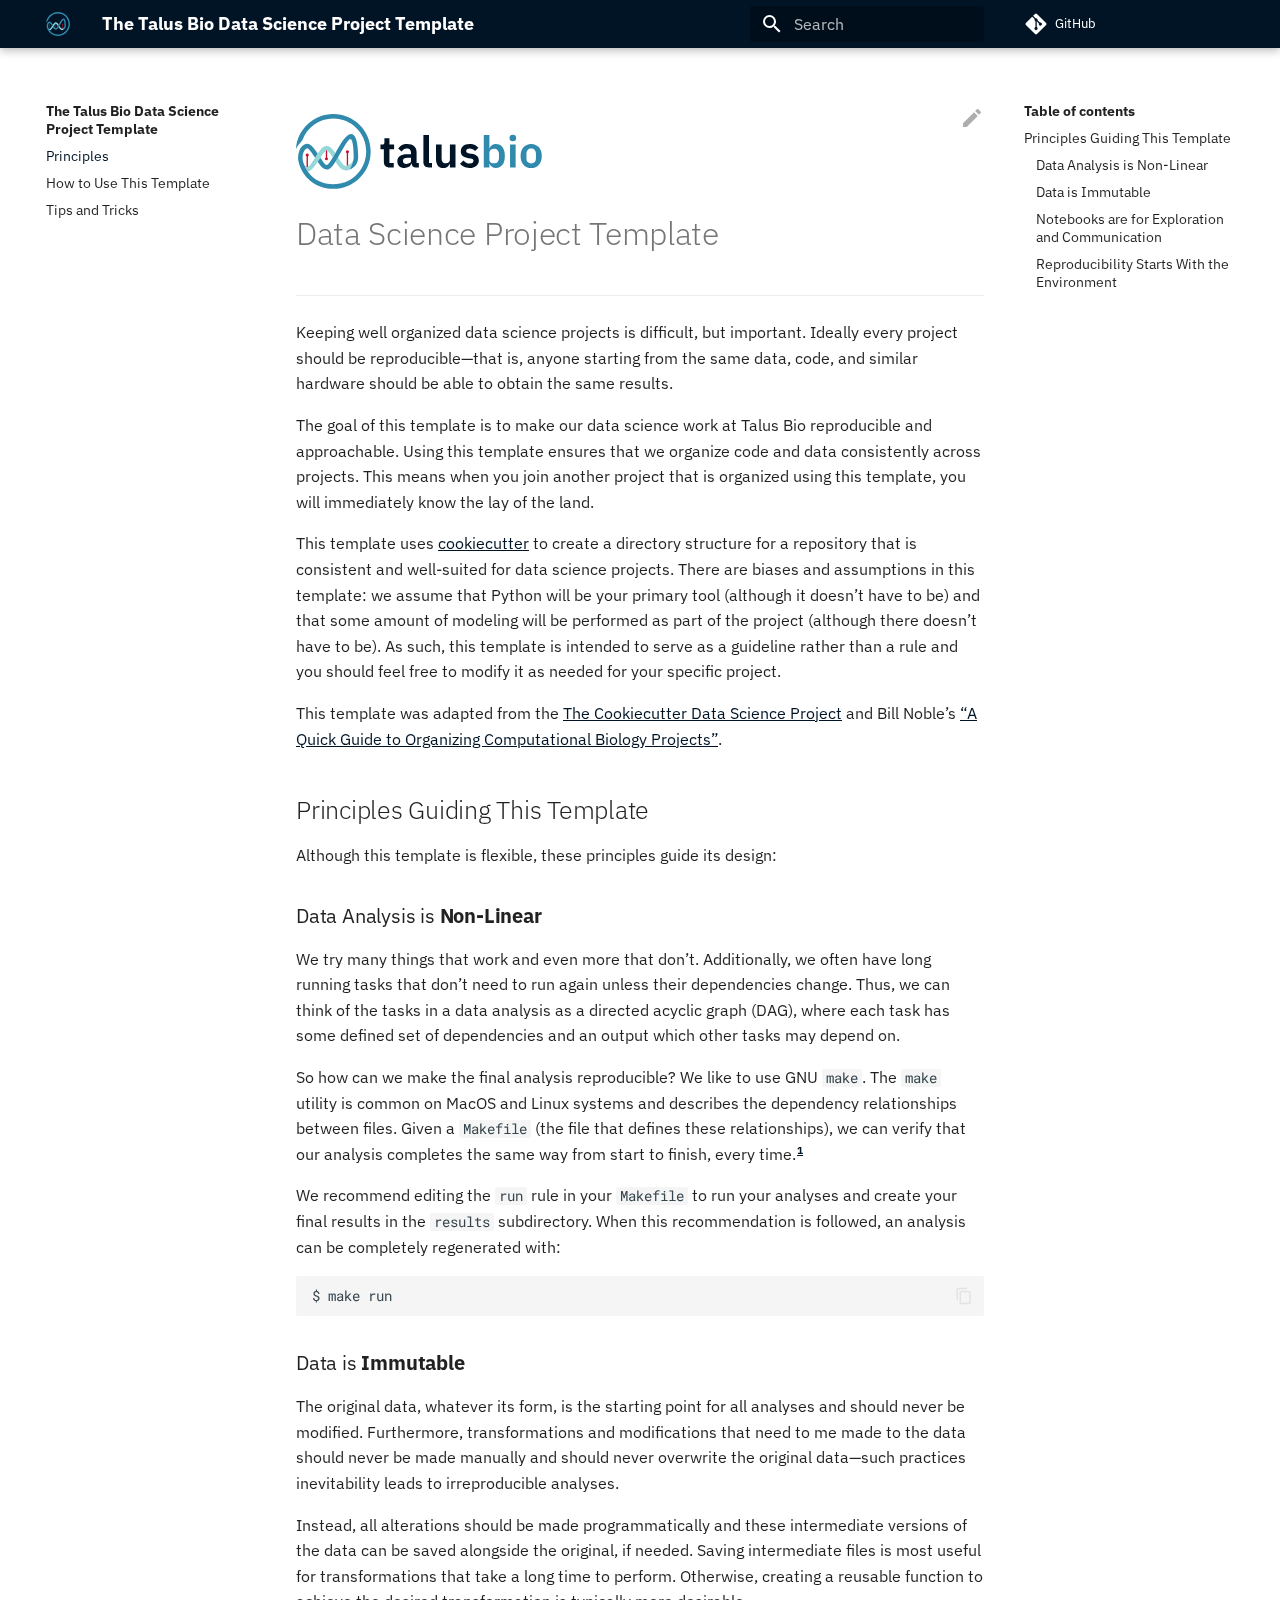
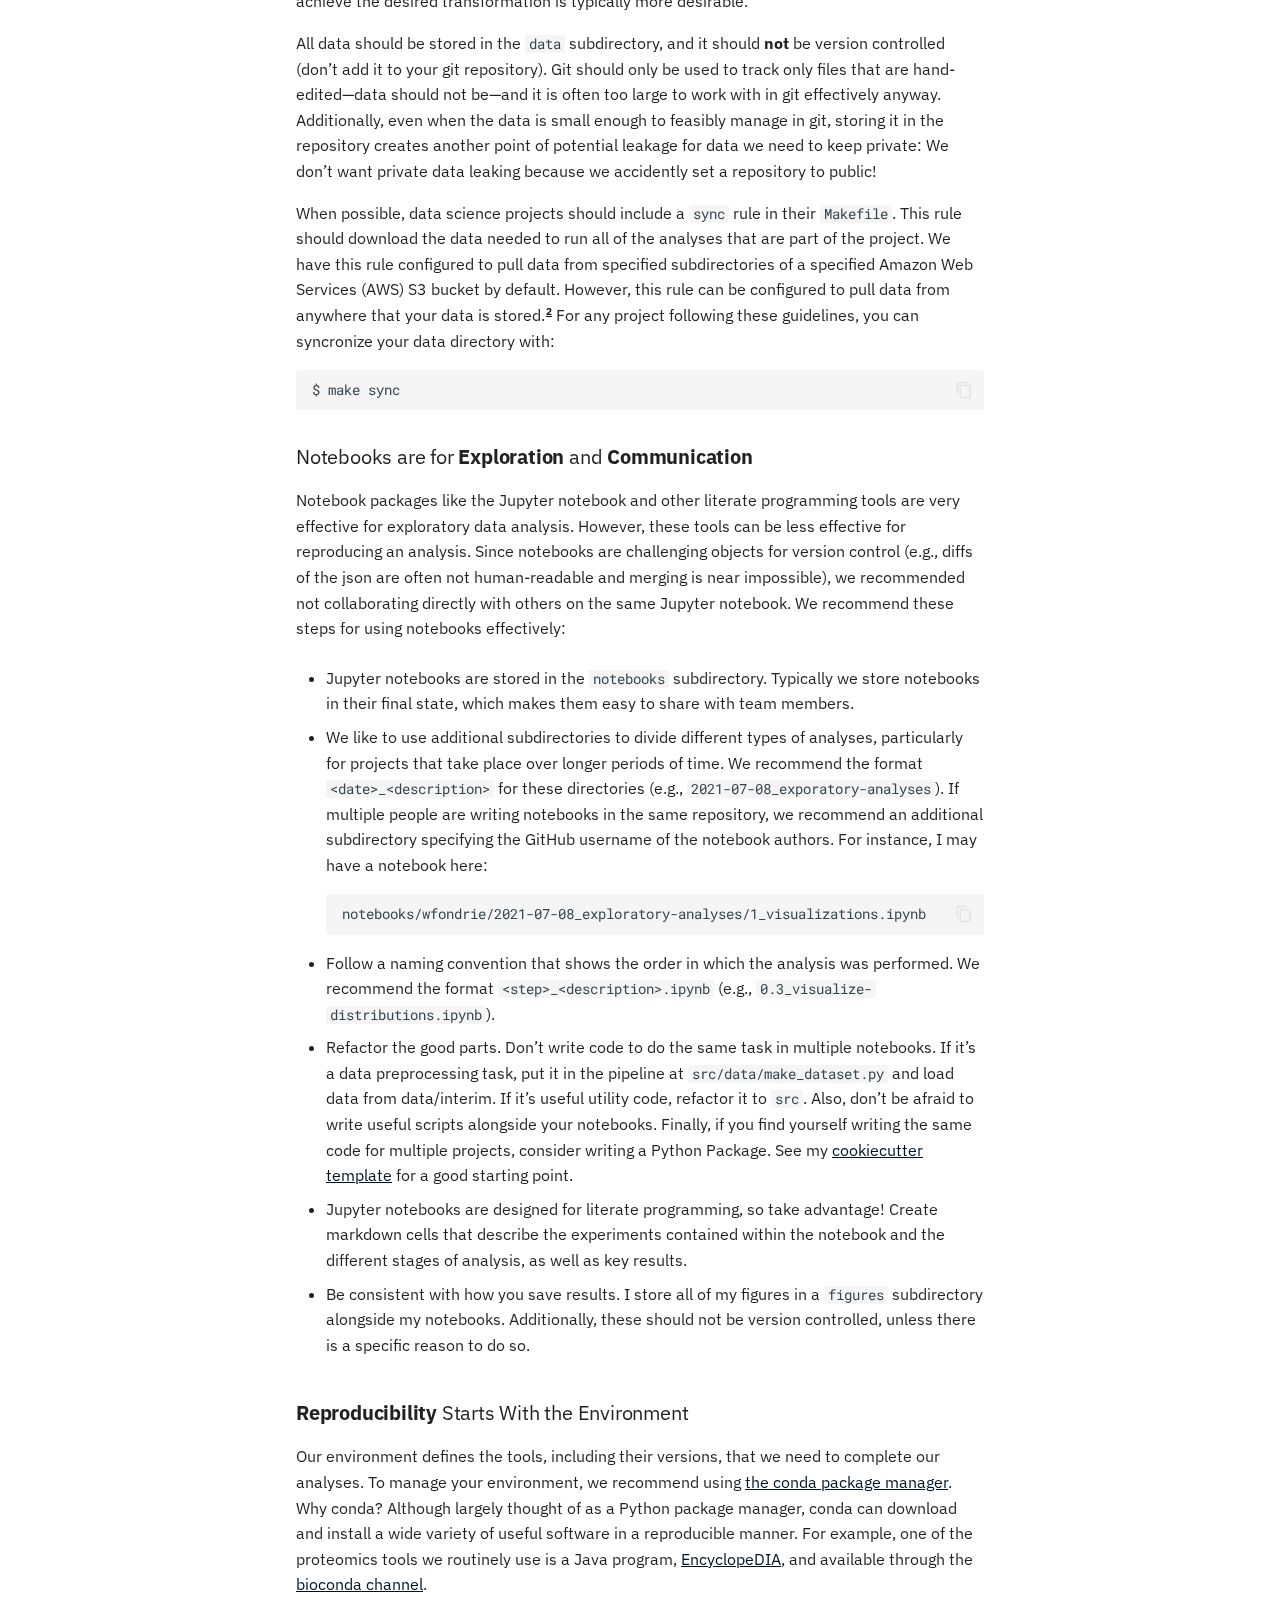
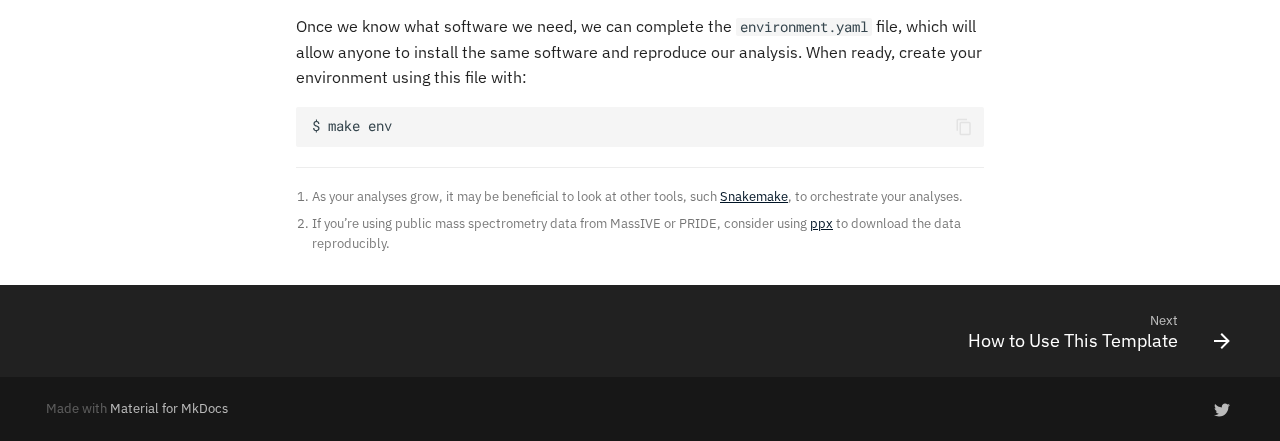
<file: index.html>
<!doctype html>
<html lang="en" class="no-js">
  <head>
    
      <meta charset="utf-8">
      <meta name="viewport" content="width=device-width,initial-scale=1">
      
      
      
      <link rel="icon" href="static/talus-logo.svg">
      <meta name="generator" content="mkdocs-1.2.3, mkdocs-material-8.2.4">
    
    
      
        <title>The Talus Bio Data Science Project Template</title>
      
    
    
      <link rel="stylesheet" href="assets/stylesheets/main.2d9f7617.min.css">
      
        
        <link rel="stylesheet" href="assets/stylesheets/palette.e6a45f82.min.css">
        
      
    
    
    
      
        
        
        <link rel="preconnect" href="https://fonts.gstatic.com" crossorigin>
        <link rel="stylesheet" href="https://fonts.googleapis.com/css?family=IBM+Plex+Sans:300,300i,400,400i,700,700i%7CRoboto+Mono:400,400i,700,700i&display=fallback">
        <style>:root{--md-text-font:"IBM Plex Sans";--md-code-font:"Roboto Mono"}</style>
      
    
    
      <link rel="stylesheet" href="stylesheets/extra.css">
    
    <script>__md_scope=new URL(".",location),__md_get=(e,_=localStorage,t=__md_scope)=>JSON.parse(_.getItem(t.pathname+"."+e)),__md_set=(e,_,t=localStorage,a=__md_scope)=>{try{t.setItem(a.pathname+"."+e,JSON.stringify(_))}catch(e){}}</script>
    
      

    
    
  </head>
  
  
    
    
    
    
    
    <body dir="ltr" data-md-color-scheme="" data-md-color-primary="none" data-md-color-accent="none">
  
    
    
    <input class="md-toggle" data-md-toggle="drawer" type="checkbox" id="__drawer" autocomplete="off">
    <input class="md-toggle" data-md-toggle="search" type="checkbox" id="__search" autocomplete="off">
    <label class="md-overlay" for="__drawer"></label>
    <div data-md-component="skip">
      
        
        <a href="#data-science-project-template" class="md-skip">
          Skip to content
        </a>
      
    </div>
    <div data-md-component="announce">
      
    </div>
    
    
      

<header class="md-header" data-md-component="header">
  <nav class="md-header__inner md-grid" aria-label="Header">
    <a href="." title="The Talus Bio Data Science Project Template" class="md-header__button md-logo" aria-label="The Talus Bio Data Science Project Template" data-md-component="logo">
      
  <img src="static/talus-logo.svg" alt="logo">

    </a>
    <label class="md-header__button md-icon" for="__drawer">
      <svg xmlns="http://www.w3.org/2000/svg" viewBox="0 0 24 24"><path d="M3 6h18v2H3V6m0 5h18v2H3v-2m0 5h18v2H3v-2z"/></svg>
    </label>
    <div class="md-header__title" data-md-component="header-title">
      <div class="md-header__ellipsis">
        <div class="md-header__topic">
          <span class="md-ellipsis">
            The Talus Bio Data Science Project Template
          </span>
        </div>
        <div class="md-header__topic" data-md-component="header-topic">
          <span class="md-ellipsis">
            
              Principles
            
          </span>
        </div>
      </div>
    </div>
    
    
    
      <label class="md-header__button md-icon" for="__search">
        <svg xmlns="http://www.w3.org/2000/svg" viewBox="0 0 24 24"><path d="M9.5 3A6.5 6.5 0 0 1 16 9.5c0 1.61-.59 3.09-1.56 4.23l.27.27h.79l5 5-1.5 1.5-5-5v-.79l-.27-.27A6.516 6.516 0 0 1 9.5 16 6.5 6.5 0 0 1 3 9.5 6.5 6.5 0 0 1 9.5 3m0 2C7 5 5 7 5 9.5S7 14 9.5 14 14 12 14 9.5 12 5 9.5 5z"/></svg>
      </label>
      <div class="md-search" data-md-component="search" role="dialog">
  <label class="md-search__overlay" for="__search"></label>
  <div class="md-search__inner" role="search">
    <form class="md-search__form" name="search">
      <input type="text" class="md-search__input" name="query" aria-label="Search" placeholder="Search" autocapitalize="off" autocorrect="off" autocomplete="off" spellcheck="false" data-md-component="search-query" required>
      <label class="md-search__icon md-icon" for="__search">
        <svg xmlns="http://www.w3.org/2000/svg" viewBox="0 0 24 24"><path d="M9.5 3A6.5 6.5 0 0 1 16 9.5c0 1.61-.59 3.09-1.56 4.23l.27.27h.79l5 5-1.5 1.5-5-5v-.79l-.27-.27A6.516 6.516 0 0 1 9.5 16 6.5 6.5 0 0 1 3 9.5 6.5 6.5 0 0 1 9.5 3m0 2C7 5 5 7 5 9.5S7 14 9.5 14 14 12 14 9.5 12 5 9.5 5z"/></svg>
        <svg xmlns="http://www.w3.org/2000/svg" viewBox="0 0 24 24"><path d="M20 11v2H8l5.5 5.5-1.42 1.42L4.16 12l7.92-7.92L13.5 5.5 8 11h12z"/></svg>
      </label>
      <nav class="md-search__options" aria-label="Search">
        
        <button type="reset" class="md-search__icon md-icon" aria-label="Clear" tabindex="-1">
          <svg xmlns="http://www.w3.org/2000/svg" viewBox="0 0 24 24"><path d="M19 6.41 17.59 5 12 10.59 6.41 5 5 6.41 10.59 12 5 17.59 6.41 19 12 13.41 17.59 19 19 17.59 13.41 12 19 6.41z"/></svg>
        </button>
      </nav>
      
    </form>
    <div class="md-search__output">
      <div class="md-search__scrollwrap" data-md-scrollfix>
        <div class="md-search-result" data-md-component="search-result">
          <div class="md-search-result__meta">
            Initializing search
          </div>
          <ol class="md-search-result__list"></ol>
        </div>
      </div>
    </div>
  </div>
</div>
    
    
      <div class="md-header__source">
        <a href="https://github.com/TalusBio/cookiecutter-talus-data-science/" title="Go to repository" class="md-source" data-md-component="source">
  <div class="md-source__icon md-icon">
    
    <svg xmlns="http://www.w3.org/2000/svg" viewBox="0 0 448 512"><!--! Font Awesome Free 6.0.0 by @fontawesome - https://fontawesome.com License - https://fontawesome.com/license/free (Icons: CC BY 4.0, Fonts: SIL OFL 1.1, Code: MIT License) Copyright 2022 Fonticons, Inc.--><path d="M439.55 236.05 244 40.45a28.87 28.87 0 0 0-40.81 0l-40.66 40.63 51.52 51.52c27.06-9.14 52.68 16.77 43.39 43.68l49.66 49.66c34.23-11.8 61.18 31 35.47 56.69-26.49 26.49-70.21-2.87-56-37.34L240.22 199v121.85c25.3 12.54 22.26 41.85 9.08 55a34.34 34.34 0 0 1-48.55 0c-17.57-17.6-11.07-46.91 11.25-56v-123c-20.8-8.51-24.6-30.74-18.64-45L142.57 101 8.45 235.14a28.86 28.86 0 0 0 0 40.81l195.61 195.6a28.86 28.86 0 0 0 40.8 0l194.69-194.69a28.86 28.86 0 0 0 0-40.81z"/></svg>
  </div>
  <div class="md-source__repository">
    GitHub
  </div>
</a>
      </div>
    
  </nav>
  
</header>
    
    <div class="md-container" data-md-component="container">
      
      
        
          
        
      
      <main class="md-main" data-md-component="main">
        <div class="md-main__inner md-grid">
          
            
              
              <div class="md-sidebar md-sidebar--primary" data-md-component="sidebar" data-md-type="navigation" >
                <div class="md-sidebar__scrollwrap">
                  <div class="md-sidebar__inner">
                    


<nav class="md-nav md-nav--primary" aria-label="Navigation" data-md-level="0">
  <label class="md-nav__title" for="__drawer">
    <a href="." title="The Talus Bio Data Science Project Template" class="md-nav__button md-logo" aria-label="The Talus Bio Data Science Project Template" data-md-component="logo">
      
  <img src="static/talus-logo.svg" alt="logo">

    </a>
    The Talus Bio Data Science Project Template
  </label>
  
    <div class="md-nav__source">
      <a href="https://github.com/TalusBio/cookiecutter-talus-data-science/" title="Go to repository" class="md-source" data-md-component="source">
  <div class="md-source__icon md-icon">
    
    <svg xmlns="http://www.w3.org/2000/svg" viewBox="0 0 448 512"><!--! Font Awesome Free 6.0.0 by @fontawesome - https://fontawesome.com License - https://fontawesome.com/license/free (Icons: CC BY 4.0, Fonts: SIL OFL 1.1, Code: MIT License) Copyright 2022 Fonticons, Inc.--><path d="M439.55 236.05 244 40.45a28.87 28.87 0 0 0-40.81 0l-40.66 40.63 51.52 51.52c27.06-9.14 52.68 16.77 43.39 43.68l49.66 49.66c34.23-11.8 61.18 31 35.47 56.69-26.49 26.49-70.21-2.87-56-37.34L240.22 199v121.85c25.3 12.54 22.26 41.85 9.08 55a34.34 34.34 0 0 1-48.55 0c-17.57-17.6-11.07-46.91 11.25-56v-123c-20.8-8.51-24.6-30.74-18.64-45L142.57 101 8.45 235.14a28.86 28.86 0 0 0 0 40.81l195.61 195.6a28.86 28.86 0 0 0 40.8 0l194.69-194.69a28.86 28.86 0 0 0 0-40.81z"/></svg>
  </div>
  <div class="md-source__repository">
    GitHub
  </div>
</a>
    </div>
  
  <ul class="md-nav__list" data-md-scrollfix>
    
      
      
      

  
  
    
  
  
    <li class="md-nav__item md-nav__item--active">
      
      <input class="md-nav__toggle md-toggle" data-md-toggle="toc" type="checkbox" id="__toc">
      
      
        
      
      
        <label class="md-nav__link md-nav__link--active" for="__toc">
          Principles
          <span class="md-nav__icon md-icon"></span>
        </label>
      
      <a href="." class="md-nav__link md-nav__link--active">
        Principles
      </a>
      
        

<nav class="md-nav md-nav--secondary" aria-label="Table of contents">
  
  
  
    
  
  
    <label class="md-nav__title" for="__toc">
      <span class="md-nav__icon md-icon"></span>
      Table of contents
    </label>
    <ul class="md-nav__list" data-md-component="toc" data-md-scrollfix>
      
        <li class="md-nav__item">
  <a href="#principles-guiding-this-template" class="md-nav__link">
    Principles Guiding This Template
  </a>
  
    <nav class="md-nav" aria-label="Principles Guiding This Template">
      <ul class="md-nav__list">
        
          <li class="md-nav__item">
  <a href="#data-analysis-is-non-linear" class="md-nav__link">
    Data Analysis is Non-Linear
  </a>
  
</li>
        
          <li class="md-nav__item">
  <a href="#data-is-immutable" class="md-nav__link">
    Data is Immutable
  </a>
  
</li>
        
          <li class="md-nav__item">
  <a href="#notebooks-are-for-exploration-and-communication" class="md-nav__link">
    Notebooks are for Exploration and Communication
  </a>
  
</li>
        
          <li class="md-nav__item">
  <a href="#reproducibility-starts-with-the-environment" class="md-nav__link">
    Reproducibility Starts With the Environment
  </a>
  
</li>
        
      </ul>
    </nav>
  
</li>
      
    </ul>
  
</nav>
      
    </li>
  

    
      
      
      

  
  
  
    <li class="md-nav__item">
      <a href="usage/" class="md-nav__link">
        How to Use This Template
      </a>
    </li>
  

    
      
      
      

  
  
  
    <li class="md-nav__item">
      <a href="tips/" class="md-nav__link">
        Tips and Tricks
      </a>
    </li>
  

    
  </ul>
</nav>
                  </div>
                </div>
              </div>
            
            
              
              <div class="md-sidebar md-sidebar--secondary" data-md-component="sidebar" data-md-type="toc" >
                <div class="md-sidebar__scrollwrap">
                  <div class="md-sidebar__inner">
                    

<nav class="md-nav md-nav--secondary" aria-label="Table of contents">
  
  
  
    
  
  
    <label class="md-nav__title" for="__toc">
      <span class="md-nav__icon md-icon"></span>
      Table of contents
    </label>
    <ul class="md-nav__list" data-md-component="toc" data-md-scrollfix>
      
        <li class="md-nav__item">
  <a href="#principles-guiding-this-template" class="md-nav__link">
    Principles Guiding This Template
  </a>
  
    <nav class="md-nav" aria-label="Principles Guiding This Template">
      <ul class="md-nav__list">
        
          <li class="md-nav__item">
  <a href="#data-analysis-is-non-linear" class="md-nav__link">
    Data Analysis is Non-Linear
  </a>
  
</li>
        
          <li class="md-nav__item">
  <a href="#data-is-immutable" class="md-nav__link">
    Data is Immutable
  </a>
  
</li>
        
          <li class="md-nav__item">
  <a href="#notebooks-are-for-exploration-and-communication" class="md-nav__link">
    Notebooks are for Exploration and Communication
  </a>
  
</li>
        
          <li class="md-nav__item">
  <a href="#reproducibility-starts-with-the-environment" class="md-nav__link">
    Reproducibility Starts With the Environment
  </a>
  
</li>
        
      </ul>
    </nav>
  
</li>
      
    </ul>
  
</nav>
                  </div>
                </div>
              </div>
            
          
          <div class="md-content" data-md-component="content">
            <article class="md-content__inner md-typeset">
              
                
<a href="https://github.com/TalusBio/cookiecutter-talus-data-science/edit/master/docs/index.md" title="Edit this page" class="md-content__button md-icon">
  <svg xmlns="http://www.w3.org/2000/svg" viewBox="0 0 24 24"><path d="M20.71 7.04c.39-.39.39-1.04 0-1.41l-2.34-2.34c-.37-.39-1.02-.39-1.41 0l-1.84 1.83 3.75 3.75M3 17.25V21h3.75L17.81 9.93l-3.75-3.75L3 17.25z"/></svg>
</a>



<p><a href="https://talus.bio"><img alt="" src="static/talus-logo-full.svg" style="height:75px" /></a></p>
<h1 id="data-science-project-template">Data Science Project Template</h1>
<hr />
<p>Keeping well organized data science projects is difficult, but important.
Ideally every project should be reproducible&mdash;that is, anyone starting from
the same data, code, and similar hardware should be able to obtain the same 
results. </p>
<p>The goal of this template is to make our data science work at Talus Bio
reproducible and approachable. Using this template ensures that we organize
code and data consistently across projects. This means when you join another
project that is organized using this template, you will immediately know the
lay of the land. </p>
<p>This template uses <a href="https://github.com/cookiecutter/cookiecutter">cookiecutter</a>
to create a directory structure for a repository that is consistent and
well-suited for data science projects. There are biases and assumptions in this
template: we assume that Python will be your primary tool (although it doesn&rsquo;t
have to be) and that some amount of modeling will be performed as part of the 
project (although there doesn&rsquo;t have to be). As such, this template is intended
to serve as a guideline rather than a rule and you should feel free to modify
it as needed for your specific project.</p>
<p>This template was adapted from the <a href="http://drivendata.github.io/cookiecutter-data-science">The Cookiecutter Data Science
Project</a> and Bill
Noble&rsquo;s <a href="https://doi.org/10.1371/journal.pcbi.1000424">&ldquo;A Quick Guide to Organizing Computational Biology
Projects&rdquo;</a>.</p>
<h2 id="principles-guiding-this-template">Principles Guiding This Template</h2>
<p>Although this template is flexible, these principles guide its design:</p>
<h3 id="data-analysis-is-non-linear">Data Analysis is <strong>Non-Linear</strong></h3>
<p>We try many things that work and even more that don&rsquo;t. Additionally, we often
have long running tasks that don&rsquo;t need to run again unless their dependencies
change. Thus, we can think of the tasks in a data analysis as a directed
acyclic graph (DAG), where each task has some defined set of dependencies and
an output which other tasks may depend on.</p>
<p>So how can we make the final analysis reproducible? We like to use GNU <code>make</code>. 
The <code>make</code> utility is common on MacOS and Linux systems and describes the 
dependency relationships between files. Given a <code>Makefile</code> (the file that 
defines these relationships), we can verify that our analysis completes the
same way from start to finish, every time.<sup id="fnref:1"><a class="footnote-ref" href="#fn:1">1</a></sup></p>
<p>We recommend editing the <code>run</code> rule in your <code>Makefile</code> to run your analyses and
create your final results in the <code>results</code> subdirectory. When this
recommendation is followed, an analysis can be completely regenerated with:</p>
<div class="highlight"><pre><span></span><code><a id="__codelineno-0-1" name="__codelineno-0-1" href="#__codelineno-0-1"></a>$ make run
</code></pre></div>
<h3 id="data-is-immutable">Data is <strong>Immutable</strong></h3>
<p>The original data, whatever its form, is the starting point for all analyses
and should never be modified. Furthermore, transformations and modifications
that need to me made to the data should never be made manually and should never
overwrite the original data&mdash;such practices inevitability leads to
irreproducible analyses.</p>
<p>Instead, all alterations should be made programmatically and these intermediate
versions of the data can be saved alongside the original, if needed. Saving
intermediate files is most useful for transformations that take a long time to
perform. Otherwise, creating a reusable function to achieve the desired
transformation is typically more desirable.</p>
<p>All data should be stored in the <code>data</code> subdirectory, and it should <strong>not</strong> be
version controlled (don&rsquo;t add it to your git repository). Git should only be
used to track only files that are hand-edited&mdash;data should not be&mdash;and it is
often too large to work with in git effectively anyway. Additionally, even when
the data is small enough to feasibly manage in git, storing it in the
repository creates another point of potential leakage for data we need to keep
private: We don&rsquo;t want private data leaking because we accidently set a
repository to public!</p>
<p>When possible, data science projects should include a <code>sync</code> rule in their
<code>Makefile</code>. This rule should download the data needed to run all of the
analyses that are part of the project. We have this rule configured to pull
data from specified subdirectories of a specified Amazon Web Services (AWS) S3
bucket by default. However, this rule can be configured to pull data from
anywhere that your data is stored.<sup id="fnref:2"><a class="footnote-ref" href="#fn:2">2</a></sup> For any project following these
guidelines, you can syncronize your data directory with:</p>
<div class="highlight"><pre><span></span><code><a id="__codelineno-1-1" name="__codelineno-1-1" href="#__codelineno-1-1"></a>$ make sync
</code></pre></div>
<h3 id="notebooks-are-for-exploration-and-communication">Notebooks are for <strong>Exploration</strong> and <strong>Communication</strong></h3>
<p>Notebook packages like the Jupyter notebook and other literate programming
tools are very effective for exploratory data analysis. However, these tools
can be less effective for reproducing an analysis. Since notebooks are
challenging objects for version control (e.g., diffs of the json are often not
human-readable and merging is near impossible), we recommended not
collaborating directly with others on the same Jupyter notebook. We recommend
these steps for using notebooks effectively:</p>
<ul>
<li>
<p>Jupyter notebooks are stored in the <code>notebooks</code> subdirectory. Typically we
  store notebooks in their final state, which makes them easy to share with
  team members.</p>
</li>
<li>
<p>We like to use additional subdirectories to divide different types of analyses,
  particularly for projects that take place over longer periods of time. We
  recommend the format <code>&lt;date&gt;_&lt;description&gt;</code> for these directories (e.g.,
  <code>2021-07-08_exporatory-analyses</code>). If multiple people are writing notebooks
  in the same repository, we recommend an additional subdirectory
  specifying the GitHub username of the notebook authors. For instance, I may
  have a notebook here:
  <div class="highlight"><pre><span></span><code><a id="__codelineno-2-1" name="__codelineno-2-1" href="#__codelineno-2-1"></a>notebooks/wfondrie/2021-07-08_exploratory-analyses/1_visualizations.ipynb
</code></pre></div></p>
</li>
<li>
<p>Follow a naming convention that shows the order in which the analysis was
  performed. We recommend the format <code>&lt;step&gt;_&lt;description&gt;.ipynb</code> (e.g.,
  <code>0.3_visualize-distributions.ipynb</code>).</p>
</li>
<li>
<p>Refactor the good parts. Don&rsquo;t write code to do the same task in multiple
  notebooks. If it&rsquo;s a data preprocessing task, put it in the pipeline at
  <code>src/data/make_dataset.py</code> and load data from data/interim. If it&rsquo;s useful
  utility code, refactor it to <code>src</code>. Also, don&rsquo;t be afraid to write useful
  scripts alongside your notebooks. Finally, if you find yourself writing the
  same code for multiple projects, consider writing a Python Package. See my
  <a href="https://github.com/wfondrie/cookiecutter-python-package">cookiecutter
  template</a> for a good
  starting point.</p>
</li>
<li>
<p>Jupyter notebooks are designed for literate programming, so take advantage!
  Create markdown cells that describe the experiments contained within the
  notebook and the different stages of analysis, as well as key results.</p>
</li>
<li>
<p>Be consistent with how you save results. I store all of my figures in a
  <code>figures</code> subdirectory alongside my notebooks. Additionally, these should not
  be version controlled, unless there is a specific reason to do so.</p>
</li>
</ul>
<h3 id="reproducibility-starts-with-the-environment"><strong>Reproducibility</strong> Starts With the Environment</h3>
<p>Our environment defines the tools, including their versions, that we need to
complete our analyses. To manage your environment, we recommend using <a href="https://docs.conda.io/en/latest/">the
conda package manager</a>. Why conda? Although
largely thought of as a Python package manager, conda can download and install
a wide variety of useful software in a reproducible manner. For example, one of
the proteomics tools we routinely use is a Java program,
<a href="https://bitbucket.org/searleb/encyclopedia/wiki/Home">EncyclopeDIA</a>, and
available through the <a href="https://bioconda.github.io/">bioconda channel</a>.</p>
<p>Once we know what software we need, we can complete the <code>environment.yaml</code> file,
which will allow anyone to install the same software and reproduce our
analysis. When ready, create your environment using this file with:</p>
<div class="highlight"><pre><span></span><code><a id="__codelineno-3-1" name="__codelineno-3-1" href="#__codelineno-3-1"></a>$ make env
</code></pre></div>
<div class="footnote">
<hr />
<ol>
<li id="fn:1">
<p>As your analyses grow, it may be beneficial to look at other tools, such
<a href="https://snakemake.readthedocs.io/en/stable/">Snakemake</a>, to orchestrate
your analyses.&#160;<a class="footnote-backref" href="#fnref:1" title="Jump back to footnote 1 in the text">&#8617;</a></p>
</li>
<li id="fn:2">
<p>If you&rsquo;re using public mass spectrometry data from MassIVE or PRIDE,
consider using <a href="https://ppx.readthedocs.io">ppx</a> to download the data
reproducibly.&#160;<a class="footnote-backref" href="#fnref:2" title="Jump back to footnote 2 in the text">&#8617;</a></p>
</li>
</ol>
</div>

              
            </article>
          </div>
        </div>
        
      </main>
      
        <footer class="md-footer">
  
    <nav class="md-footer__inner md-grid" aria-label="Footer">
      
      
        
        <a href="usage/" class="md-footer__link md-footer__link--next" aria-label="Next: How to Use This Template" rel="next">
          <div class="md-footer__title">
            <div class="md-ellipsis">
              <span class="md-footer__direction">
                Next
              </span>
              How to Use This Template
            </div>
          </div>
          <div class="md-footer__button md-icon">
            <svg xmlns="http://www.w3.org/2000/svg" viewBox="0 0 24 24"><path d="M4 11v2h12l-5.5 5.5 1.42 1.42L19.84 12l-7.92-7.92L10.5 5.5 16 11H4z"/></svg>
          </div>
        </a>
      
    </nav>
  
  <div class="md-footer-meta md-typeset">
    <div class="md-footer-meta__inner md-grid">
      <div class="md-copyright">
  
  
    Made with
    <a href="https://squidfunk.github.io/mkdocs-material/" target="_blank" rel="noopener">
      Material for MkDocs
    </a>
  
</div>
      
        <div class="md-social">
  
    
    
      
      
    
    <a href="https://twitter.com/talusbio" target="_blank" rel="noopener" title="twitter.com" class="md-social__link">
      <svg xmlns="http://www.w3.org/2000/svg" viewBox="0 0 512 512"><!--! Font Awesome Free 6.0.0 by @fontawesome - https://fontawesome.com License - https://fontawesome.com/license/free (Icons: CC BY 4.0, Fonts: SIL OFL 1.1, Code: MIT License) Copyright 2022 Fonticons, Inc.--><path d="M459.37 151.716c.325 4.548.325 9.097.325 13.645 0 138.72-105.583 298.558-298.558 298.558-59.452 0-114.68-17.219-161.137-47.106 8.447.974 16.568 1.299 25.34 1.299 49.055 0 94.213-16.568 130.274-44.832-46.132-.975-84.792-31.188-98.112-72.772 6.498.974 12.995 1.624 19.818 1.624 9.421 0 18.843-1.3 27.614-3.573-48.081-9.747-84.143-51.98-84.143-102.985v-1.299c13.969 7.797 30.214 12.67 47.431 13.319-28.264-18.843-46.781-51.005-46.781-87.391 0-19.492 5.197-37.36 14.294-52.954 51.655 63.675 129.3 105.258 216.365 109.807-1.624-7.797-2.599-15.918-2.599-24.04 0-57.828 46.782-104.934 104.934-104.934 30.213 0 57.502 12.67 76.67 33.137 23.715-4.548 46.456-13.32 66.599-25.34-7.798 24.366-24.366 44.833-46.132 57.827 21.117-2.273 41.584-8.122 60.426-16.243-14.292 20.791-32.161 39.308-52.628 54.253z"/></svg>
    </a>
  
</div>
      
    </div>
  </div>
</footer>
      
    </div>
    <div class="md-dialog" data-md-component="dialog">
      <div class="md-dialog__inner md-typeset"></div>
    </div>
    <script id="__config" type="application/json">{"base": ".", "features": [], "translations": {"clipboard.copy": "Copy to clipboard", "clipboard.copied": "Copied to clipboard", "search.config.lang": "en", "search.config.pipeline": "trimmer, stopWordFilter", "search.config.separator": "[\\s\\-]+", "search.placeholder": "Search", "search.result.placeholder": "Type to start searching", "search.result.none": "No matching documents", "search.result.one": "1 matching document", "search.result.other": "# matching documents", "search.result.more.one": "1 more on this page", "search.result.more.other": "# more on this page", "search.result.term.missing": "Missing", "select.version.title": "Select version"}, "search": "assets/javascripts/workers/search.bd0b6b67.min.js"}</script>
    
    
      <script src="assets/javascripts/bundle.5413a266.min.js"></script>
      
    
  </body>
</html>
</file>
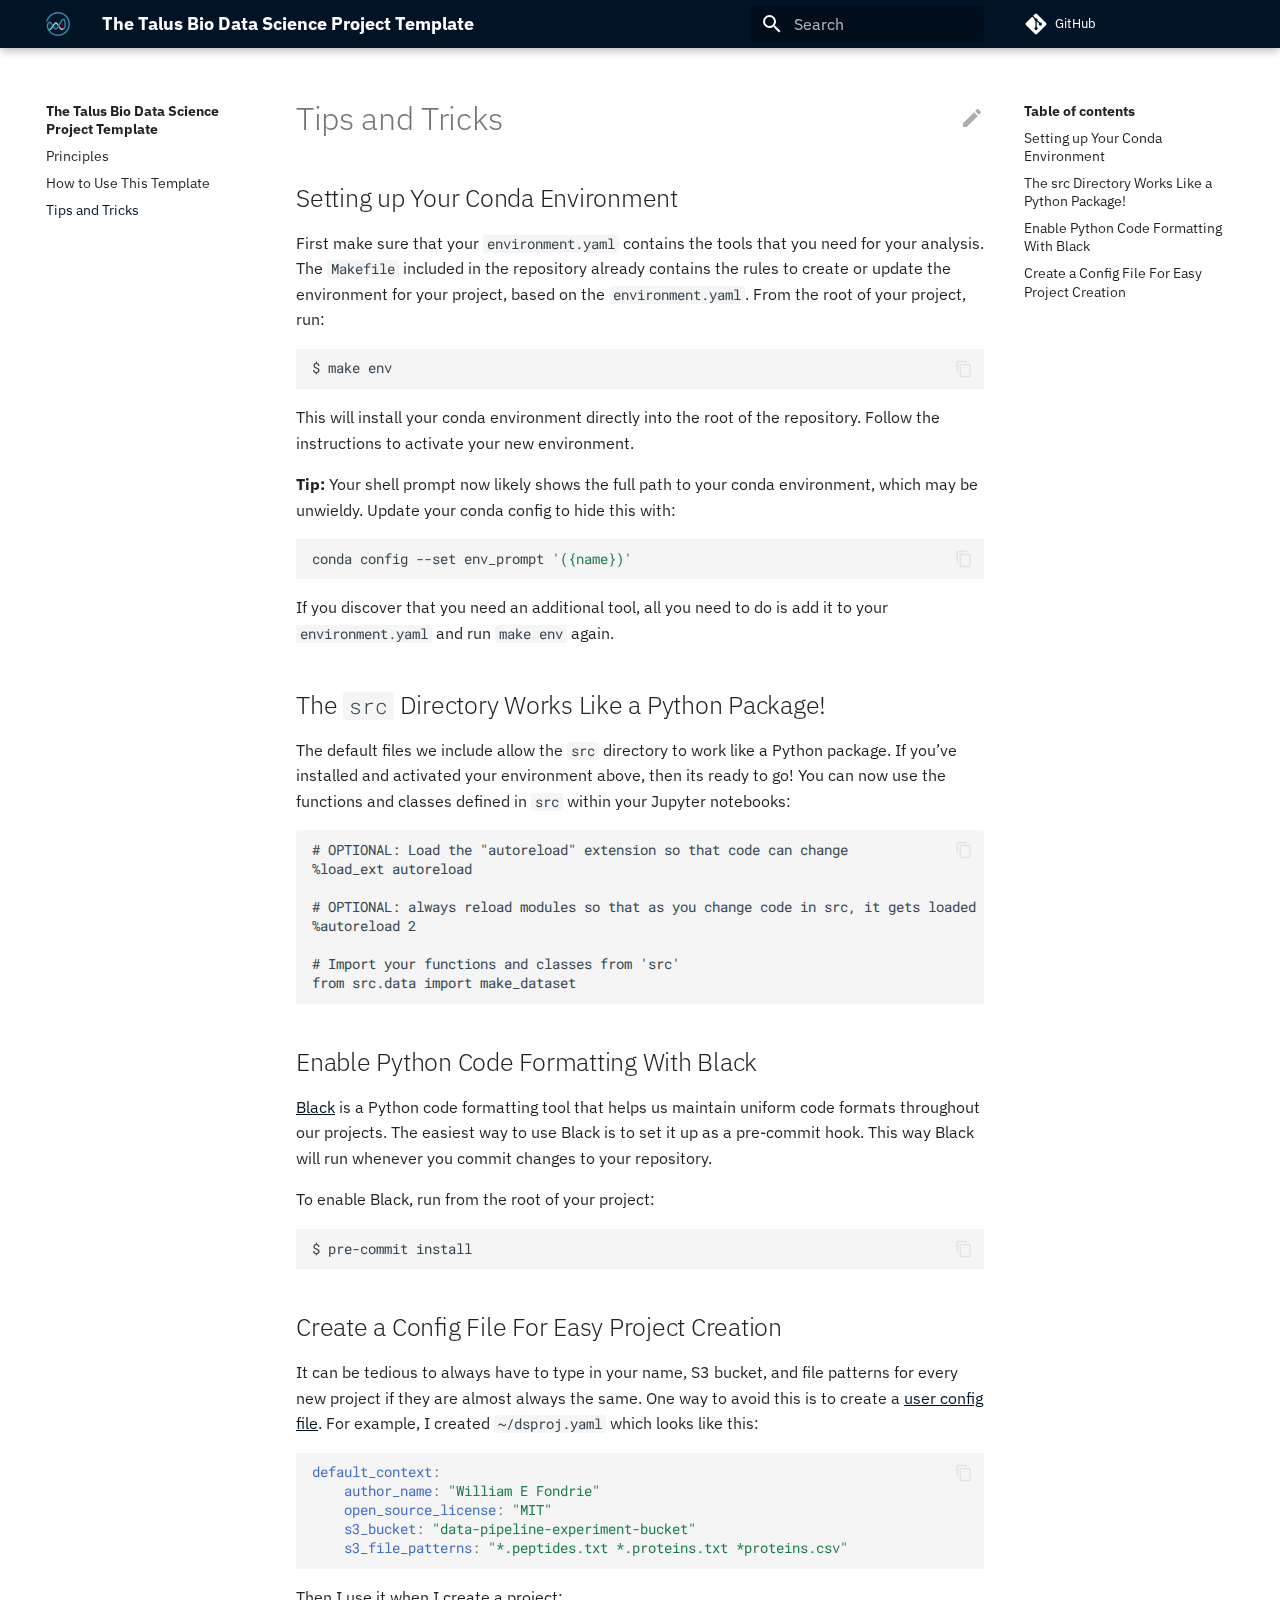
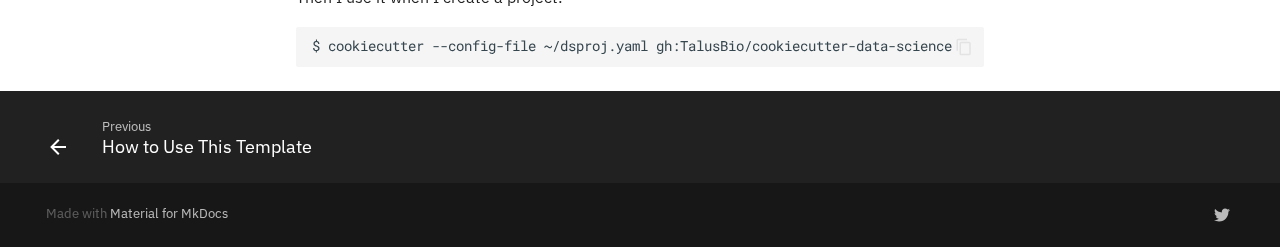
<file: tips/index.html>
<!doctype html>
<html lang="en" class="no-js">
  <head>
    
      <meta charset="utf-8">
      <meta name="viewport" content="width=device-width,initial-scale=1">
      
      
      
      <link rel="icon" href="../static/talus-logo.svg">
      <meta name="generator" content="mkdocs-1.2.3, mkdocs-material-8.2.4">
    
    
      
        <title>Tips and Tricks - The Talus Bio Data Science Project Template</title>
      
    
    
      <link rel="stylesheet" href="../assets/stylesheets/main.2d9f7617.min.css">
      
        
        <link rel="stylesheet" href="../assets/stylesheets/palette.e6a45f82.min.css">
        
      
    
    
    
      
        
        
        <link rel="preconnect" href="https://fonts.gstatic.com" crossorigin>
        <link rel="stylesheet" href="https://fonts.googleapis.com/css?family=IBM+Plex+Sans:300,300i,400,400i,700,700i%7CRoboto+Mono:400,400i,700,700i&display=fallback">
        <style>:root{--md-text-font:"IBM Plex Sans";--md-code-font:"Roboto Mono"}</style>
      
    
    
      <link rel="stylesheet" href="../stylesheets/extra.css">
    
    <script>__md_scope=new URL("..",location),__md_get=(e,_=localStorage,t=__md_scope)=>JSON.parse(_.getItem(t.pathname+"."+e)),__md_set=(e,_,t=localStorage,a=__md_scope)=>{try{t.setItem(a.pathname+"."+e,JSON.stringify(_))}catch(e){}}</script>
    
      

    
    
  </head>
  
  
    
    
    
    
    
    <body dir="ltr" data-md-color-scheme="" data-md-color-primary="none" data-md-color-accent="none">
  
    
    
    <input class="md-toggle" data-md-toggle="drawer" type="checkbox" id="__drawer" autocomplete="off">
    <input class="md-toggle" data-md-toggle="search" type="checkbox" id="__search" autocomplete="off">
    <label class="md-overlay" for="__drawer"></label>
    <div data-md-component="skip">
      
        
        <a href="#tips-and-tricks" class="md-skip">
          Skip to content
        </a>
      
    </div>
    <div data-md-component="announce">
      
    </div>
    
    
      

<header class="md-header" data-md-component="header">
  <nav class="md-header__inner md-grid" aria-label="Header">
    <a href=".." title="The Talus Bio Data Science Project Template" class="md-header__button md-logo" aria-label="The Talus Bio Data Science Project Template" data-md-component="logo">
      
  <img src="../static/talus-logo.svg" alt="logo">

    </a>
    <label class="md-header__button md-icon" for="__drawer">
      <svg xmlns="http://www.w3.org/2000/svg" viewBox="0 0 24 24"><path d="M3 6h18v2H3V6m0 5h18v2H3v-2m0 5h18v2H3v-2z"/></svg>
    </label>
    <div class="md-header__title" data-md-component="header-title">
      <div class="md-header__ellipsis">
        <div class="md-header__topic">
          <span class="md-ellipsis">
            The Talus Bio Data Science Project Template
          </span>
        </div>
        <div class="md-header__topic" data-md-component="header-topic">
          <span class="md-ellipsis">
            
              Tips and Tricks
            
          </span>
        </div>
      </div>
    </div>
    
    
    
      <label class="md-header__button md-icon" for="__search">
        <svg xmlns="http://www.w3.org/2000/svg" viewBox="0 0 24 24"><path d="M9.5 3A6.5 6.5 0 0 1 16 9.5c0 1.61-.59 3.09-1.56 4.23l.27.27h.79l5 5-1.5 1.5-5-5v-.79l-.27-.27A6.516 6.516 0 0 1 9.5 16 6.5 6.5 0 0 1 3 9.5 6.5 6.5 0 0 1 9.5 3m0 2C7 5 5 7 5 9.5S7 14 9.5 14 14 12 14 9.5 12 5 9.5 5z"/></svg>
      </label>
      <div class="md-search" data-md-component="search" role="dialog">
  <label class="md-search__overlay" for="__search"></label>
  <div class="md-search__inner" role="search">
    <form class="md-search__form" name="search">
      <input type="text" class="md-search__input" name="query" aria-label="Search" placeholder="Search" autocapitalize="off" autocorrect="off" autocomplete="off" spellcheck="false" data-md-component="search-query" required>
      <label class="md-search__icon md-icon" for="__search">
        <svg xmlns="http://www.w3.org/2000/svg" viewBox="0 0 24 24"><path d="M9.5 3A6.5 6.5 0 0 1 16 9.5c0 1.61-.59 3.09-1.56 4.23l.27.27h.79l5 5-1.5 1.5-5-5v-.79l-.27-.27A6.516 6.516 0 0 1 9.5 16 6.5 6.5 0 0 1 3 9.5 6.5 6.5 0 0 1 9.5 3m0 2C7 5 5 7 5 9.5S7 14 9.5 14 14 12 14 9.5 12 5 9.5 5z"/></svg>
        <svg xmlns="http://www.w3.org/2000/svg" viewBox="0 0 24 24"><path d="M20 11v2H8l5.5 5.5-1.42 1.42L4.16 12l7.92-7.92L13.5 5.5 8 11h12z"/></svg>
      </label>
      <nav class="md-search__options" aria-label="Search">
        
        <button type="reset" class="md-search__icon md-icon" aria-label="Clear" tabindex="-1">
          <svg xmlns="http://www.w3.org/2000/svg" viewBox="0 0 24 24"><path d="M19 6.41 17.59 5 12 10.59 6.41 5 5 6.41 10.59 12 5 17.59 6.41 19 12 13.41 17.59 19 19 17.59 13.41 12 19 6.41z"/></svg>
        </button>
      </nav>
      
    </form>
    <div class="md-search__output">
      <div class="md-search__scrollwrap" data-md-scrollfix>
        <div class="md-search-result" data-md-component="search-result">
          <div class="md-search-result__meta">
            Initializing search
          </div>
          <ol class="md-search-result__list"></ol>
        </div>
      </div>
    </div>
  </div>
</div>
    
    
      <div class="md-header__source">
        <a href="https://github.com/TalusBio/cookiecutter-talus-data-science/" title="Go to repository" class="md-source" data-md-component="source">
  <div class="md-source__icon md-icon">
    
    <svg xmlns="http://www.w3.org/2000/svg" viewBox="0 0 448 512"><!--! Font Awesome Free 6.0.0 by @fontawesome - https://fontawesome.com License - https://fontawesome.com/license/free (Icons: CC BY 4.0, Fonts: SIL OFL 1.1, Code: MIT License) Copyright 2022 Fonticons, Inc.--><path d="M439.55 236.05 244 40.45a28.87 28.87 0 0 0-40.81 0l-40.66 40.63 51.52 51.52c27.06-9.14 52.68 16.77 43.39 43.68l49.66 49.66c34.23-11.8 61.18 31 35.47 56.69-26.49 26.49-70.21-2.87-56-37.34L240.22 199v121.85c25.3 12.54 22.26 41.85 9.08 55a34.34 34.34 0 0 1-48.55 0c-17.57-17.6-11.07-46.91 11.25-56v-123c-20.8-8.51-24.6-30.74-18.64-45L142.57 101 8.45 235.14a28.86 28.86 0 0 0 0 40.81l195.61 195.6a28.86 28.86 0 0 0 40.8 0l194.69-194.69a28.86 28.86 0 0 0 0-40.81z"/></svg>
  </div>
  <div class="md-source__repository">
    GitHub
  </div>
</a>
      </div>
    
  </nav>
  
</header>
    
    <div class="md-container" data-md-component="container">
      
      
        
          
        
      
      <main class="md-main" data-md-component="main">
        <div class="md-main__inner md-grid">
          
            
              
              <div class="md-sidebar md-sidebar--primary" data-md-component="sidebar" data-md-type="navigation" >
                <div class="md-sidebar__scrollwrap">
                  <div class="md-sidebar__inner">
                    


<nav class="md-nav md-nav--primary" aria-label="Navigation" data-md-level="0">
  <label class="md-nav__title" for="__drawer">
    <a href=".." title="The Talus Bio Data Science Project Template" class="md-nav__button md-logo" aria-label="The Talus Bio Data Science Project Template" data-md-component="logo">
      
  <img src="../static/talus-logo.svg" alt="logo">

    </a>
    The Talus Bio Data Science Project Template
  </label>
  
    <div class="md-nav__source">
      <a href="https://github.com/TalusBio/cookiecutter-talus-data-science/" title="Go to repository" class="md-source" data-md-component="source">
  <div class="md-source__icon md-icon">
    
    <svg xmlns="http://www.w3.org/2000/svg" viewBox="0 0 448 512"><!--! Font Awesome Free 6.0.0 by @fontawesome - https://fontawesome.com License - https://fontawesome.com/license/free (Icons: CC BY 4.0, Fonts: SIL OFL 1.1, Code: MIT License) Copyright 2022 Fonticons, Inc.--><path d="M439.55 236.05 244 40.45a28.87 28.87 0 0 0-40.81 0l-40.66 40.63 51.52 51.52c27.06-9.14 52.68 16.77 43.39 43.68l49.66 49.66c34.23-11.8 61.18 31 35.47 56.69-26.49 26.49-70.21-2.87-56-37.34L240.22 199v121.85c25.3 12.54 22.26 41.85 9.08 55a34.34 34.34 0 0 1-48.55 0c-17.57-17.6-11.07-46.91 11.25-56v-123c-20.8-8.51-24.6-30.74-18.64-45L142.57 101 8.45 235.14a28.86 28.86 0 0 0 0 40.81l195.61 195.6a28.86 28.86 0 0 0 40.8 0l194.69-194.69a28.86 28.86 0 0 0 0-40.81z"/></svg>
  </div>
  <div class="md-source__repository">
    GitHub
  </div>
</a>
    </div>
  
  <ul class="md-nav__list" data-md-scrollfix>
    
      
      
      

  
  
  
    <li class="md-nav__item">
      <a href=".." class="md-nav__link">
        Principles
      </a>
    </li>
  

    
      
      
      

  
  
  
    <li class="md-nav__item">
      <a href="../usage/" class="md-nav__link">
        How to Use This Template
      </a>
    </li>
  

    
      
      
      

  
  
    
  
  
    <li class="md-nav__item md-nav__item--active">
      
      <input class="md-nav__toggle md-toggle" data-md-toggle="toc" type="checkbox" id="__toc">
      
      
        
      
      
        <label class="md-nav__link md-nav__link--active" for="__toc">
          Tips and Tricks
          <span class="md-nav__icon md-icon"></span>
        </label>
      
      <a href="./" class="md-nav__link md-nav__link--active">
        Tips and Tricks
      </a>
      
        

<nav class="md-nav md-nav--secondary" aria-label="Table of contents">
  
  
  
    
  
  
    <label class="md-nav__title" for="__toc">
      <span class="md-nav__icon md-icon"></span>
      Table of contents
    </label>
    <ul class="md-nav__list" data-md-component="toc" data-md-scrollfix>
      
        <li class="md-nav__item">
  <a href="#setting-up-your-conda-environment" class="md-nav__link">
    Setting up Your Conda Environment
  </a>
  
</li>
      
        <li class="md-nav__item">
  <a href="#the-src-directory-works-like-a-python-package" class="md-nav__link">
    The src Directory Works Like a Python Package!
  </a>
  
</li>
      
        <li class="md-nav__item">
  <a href="#enable-python-code-formatting-with-black" class="md-nav__link">
    Enable Python Code Formatting With Black
  </a>
  
</li>
      
        <li class="md-nav__item">
  <a href="#create-a-config-file-for-easy-project-creation" class="md-nav__link">
    Create a Config File For Easy Project Creation
  </a>
  
</li>
      
    </ul>
  
</nav>
      
    </li>
  

    
  </ul>
</nav>
                  </div>
                </div>
              </div>
            
            
              
              <div class="md-sidebar md-sidebar--secondary" data-md-component="sidebar" data-md-type="toc" >
                <div class="md-sidebar__scrollwrap">
                  <div class="md-sidebar__inner">
                    

<nav class="md-nav md-nav--secondary" aria-label="Table of contents">
  
  
  
    
  
  
    <label class="md-nav__title" for="__toc">
      <span class="md-nav__icon md-icon"></span>
      Table of contents
    </label>
    <ul class="md-nav__list" data-md-component="toc" data-md-scrollfix>
      
        <li class="md-nav__item">
  <a href="#setting-up-your-conda-environment" class="md-nav__link">
    Setting up Your Conda Environment
  </a>
  
</li>
      
        <li class="md-nav__item">
  <a href="#the-src-directory-works-like-a-python-package" class="md-nav__link">
    The src Directory Works Like a Python Package!
  </a>
  
</li>
      
        <li class="md-nav__item">
  <a href="#enable-python-code-formatting-with-black" class="md-nav__link">
    Enable Python Code Formatting With Black
  </a>
  
</li>
      
        <li class="md-nav__item">
  <a href="#create-a-config-file-for-easy-project-creation" class="md-nav__link">
    Create a Config File For Easy Project Creation
  </a>
  
</li>
      
    </ul>
  
</nav>
                  </div>
                </div>
              </div>
            
          
          <div class="md-content" data-md-component="content">
            <article class="md-content__inner md-typeset">
              
                
<a href="https://github.com/TalusBio/cookiecutter-talus-data-science/edit/master/docs/tips.md" title="Edit this page" class="md-content__button md-icon">
  <svg xmlns="http://www.w3.org/2000/svg" viewBox="0 0 24 24"><path d="M20.71 7.04c.39-.39.39-1.04 0-1.41l-2.34-2.34c-.37-.39-1.02-.39-1.41 0l-1.84 1.83 3.75 3.75M3 17.25V21h3.75L17.81 9.93l-3.75-3.75L3 17.25z"/></svg>
</a>



<h1 id="tips-and-tricks">Tips and Tricks</h1>
<h2 id="setting-up-your-conda-environment">Setting up Your Conda Environment</h2>
<p>First make sure that your <code>environment.yaml</code> contains the tools that you need
for your analysis. The <code>Makefile</code> included in the repository already contains
the rules to create or update the environment for your project, based on the
<code>environment.yaml</code>. From the root of your project, run:</p>
<div class="highlight"><pre><span></span><code><a id="__codelineno-0-1" name="__codelineno-0-1" href="#__codelineno-0-1"></a>$ make env
</code></pre></div>
<p>This will install your conda environment directly into the root of the
repository. Follow the instructions to activate your new environment.</p>
<p><strong>Tip:</strong> Your shell prompt now likely shows the full path to your conda
environment, which may be unwieldy. Update your conda config to hide this with:</p>
<div class="highlight"><pre><span></span><code><a id="__codelineno-1-1" name="__codelineno-1-1" href="#__codelineno-1-1"></a>conda config --set env_prompt <span class="s1">&#39;({name})&#39;</span>
</code></pre></div>
<p>If you discover that you need an additional tool, all you need to do is add it
to your <code>environment.yaml</code> and run <code>make env</code> again.</p>
<h2 id="the-src-directory-works-like-a-python-package">The <code>src</code> Directory Works Like a Python Package!</h2>
<p>The default files we include allow the <code>src</code> directory to work like a Python
package. If you&rsquo;ve installed and activated your environment above, then its
ready to go! You can now use the functions and classes defined in <code>src</code> within
your Jupyter notebooks:</p>
<div class="highlight"><pre><span></span><code><a id="__codelineno-2-1" name="__codelineno-2-1" href="#__codelineno-2-1"></a># OPTIONAL: Load the &quot;autoreload&quot; extension so that code can change
<a id="__codelineno-2-2" name="__codelineno-2-2" href="#__codelineno-2-2"></a>%load_ext autoreload
<a id="__codelineno-2-3" name="__codelineno-2-3" href="#__codelineno-2-3"></a>
<a id="__codelineno-2-4" name="__codelineno-2-4" href="#__codelineno-2-4"></a># OPTIONAL: always reload modules so that as you change code in src, it gets loaded
<a id="__codelineno-2-5" name="__codelineno-2-5" href="#__codelineno-2-5"></a>%autoreload 2
<a id="__codelineno-2-6" name="__codelineno-2-6" href="#__codelineno-2-6"></a>
<a id="__codelineno-2-7" name="__codelineno-2-7" href="#__codelineno-2-7"></a># Import your functions and classes from &#39;src&#39;
<a id="__codelineno-2-8" name="__codelineno-2-8" href="#__codelineno-2-8"></a>from src.data import make_dataset
</code></pre></div>
<h2 id="enable-python-code-formatting-with-black">Enable Python Code Formatting With Black</h2>
<p><a href="https://black.readthedocs.io/en/stable/">Black</a> is a Python code formatting
tool that helps us maintain uniform code formats throughout our projects.
The easiest way to use Black is to set it up as a pre-commit hook. This way
Black will run whenever you commit changes to your repository.</p>
<p>To enable Black, run from the root of your project:</p>
<div class="highlight"><pre><span></span><code><a id="__codelineno-3-1" name="__codelineno-3-1" href="#__codelineno-3-1"></a>$ pre-commit install
</code></pre></div>
<h2 id="create-a-config-file-for-easy-project-creation">Create a Config File For Easy Project Creation</h2>
<p>It can be tedious to always have to type in your name, S3 bucket, and file
patterns for every new project if they are almost always the same. One way
to avoid this is to create a <a href="https://cookiecutter.readthedocs.io/en/2.0.2/advanced/user_config.html">user config file</a>. 
For example, I created <code>~/dsproj.yaml</code> which looks like this:</p>
<div class="highlight"><pre><span></span><code><a id="__codelineno-4-1" name="__codelineno-4-1" href="#__codelineno-4-1"></a><span class="nt">default_context</span><span class="p">:</span><span class="w"></span>
<a id="__codelineno-4-2" name="__codelineno-4-2" href="#__codelineno-4-2"></a><span class="w">    </span><span class="nt">author_name</span><span class="p">:</span><span class="w"> </span><span class="s">&quot;William</span><span class="nv"> </span><span class="s">E</span><span class="nv"> </span><span class="s">Fondrie&quot;</span><span class="w"></span>
<a id="__codelineno-4-3" name="__codelineno-4-3" href="#__codelineno-4-3"></a><span class="w">    </span><span class="nt">open_source_license</span><span class="p">:</span><span class="w"> </span><span class="s">&quot;MIT&quot;</span><span class="w"></span>
<a id="__codelineno-4-4" name="__codelineno-4-4" href="#__codelineno-4-4"></a><span class="w">    </span><span class="nt">s3_bucket</span><span class="p">:</span><span class="w"> </span><span class="s">&quot;data-pipeline-experiment-bucket&quot;</span><span class="w"></span>
<a id="__codelineno-4-5" name="__codelineno-4-5" href="#__codelineno-4-5"></a><span class="w">    </span><span class="nt">s3_file_patterns</span><span class="p">:</span><span class="w"> </span><span class="s">&quot;*.peptides.txt</span><span class="nv"> </span><span class="s">*.proteins.txt</span><span class="nv"> </span><span class="s">*proteins.csv&quot;</span><span class="w"></span>
</code></pre></div>
<p>Then I use it when I create a project:
<div class="highlight"><pre><span></span><code><a id="__codelineno-5-1" name="__codelineno-5-1" href="#__codelineno-5-1"></a>$ cookiecutter --config-file ~/dsproj.yaml gh:TalusBio/cookiecutter-data-science
</code></pre></div></p>

              
            </article>
          </div>
        </div>
        
      </main>
      
        <footer class="md-footer">
  
    <nav class="md-footer__inner md-grid" aria-label="Footer">
      
        
        <a href="../usage/" class="md-footer__link md-footer__link--prev" aria-label="Previous: How to Use This Template" rel="prev">
          <div class="md-footer__button md-icon">
            <svg xmlns="http://www.w3.org/2000/svg" viewBox="0 0 24 24"><path d="M20 11v2H8l5.5 5.5-1.42 1.42L4.16 12l7.92-7.92L13.5 5.5 8 11h12z"/></svg>
          </div>
          <div class="md-footer__title">
            <div class="md-ellipsis">
              <span class="md-footer__direction">
                Previous
              </span>
              How to Use This Template
            </div>
          </div>
        </a>
      
      
    </nav>
  
  <div class="md-footer-meta md-typeset">
    <div class="md-footer-meta__inner md-grid">
      <div class="md-copyright">
  
  
    Made with
    <a href="https://squidfunk.github.io/mkdocs-material/" target="_blank" rel="noopener">
      Material for MkDocs
    </a>
  
</div>
      
        <div class="md-social">
  
    
    
      
      
    
    <a href="https://twitter.com/talusbio" target="_blank" rel="noopener" title="twitter.com" class="md-social__link">
      <svg xmlns="http://www.w3.org/2000/svg" viewBox="0 0 512 512"><!--! Font Awesome Free 6.0.0 by @fontawesome - https://fontawesome.com License - https://fontawesome.com/license/free (Icons: CC BY 4.0, Fonts: SIL OFL 1.1, Code: MIT License) Copyright 2022 Fonticons, Inc.--><path d="M459.37 151.716c.325 4.548.325 9.097.325 13.645 0 138.72-105.583 298.558-298.558 298.558-59.452 0-114.68-17.219-161.137-47.106 8.447.974 16.568 1.299 25.34 1.299 49.055 0 94.213-16.568 130.274-44.832-46.132-.975-84.792-31.188-98.112-72.772 6.498.974 12.995 1.624 19.818 1.624 9.421 0 18.843-1.3 27.614-3.573-48.081-9.747-84.143-51.98-84.143-102.985v-1.299c13.969 7.797 30.214 12.67 47.431 13.319-28.264-18.843-46.781-51.005-46.781-87.391 0-19.492 5.197-37.36 14.294-52.954 51.655 63.675 129.3 105.258 216.365 109.807-1.624-7.797-2.599-15.918-2.599-24.04 0-57.828 46.782-104.934 104.934-104.934 30.213 0 57.502 12.67 76.67 33.137 23.715-4.548 46.456-13.32 66.599-25.34-7.798 24.366-24.366 44.833-46.132 57.827 21.117-2.273 41.584-8.122 60.426-16.243-14.292 20.791-32.161 39.308-52.628 54.253z"/></svg>
    </a>
  
</div>
      
    </div>
  </div>
</footer>
      
    </div>
    <div class="md-dialog" data-md-component="dialog">
      <div class="md-dialog__inner md-typeset"></div>
    </div>
    <script id="__config" type="application/json">{"base": "..", "features": [], "translations": {"clipboard.copy": "Copy to clipboard", "clipboard.copied": "Copied to clipboard", "search.config.lang": "en", "search.config.pipeline": "trimmer, stopWordFilter", "search.config.separator": "[\\s\\-]+", "search.placeholder": "Search", "search.result.placeholder": "Type to start searching", "search.result.none": "No matching documents", "search.result.one": "1 matching document", "search.result.other": "# matching documents", "search.result.more.one": "1 more on this page", "search.result.more.other": "# more on this page", "search.result.term.missing": "Missing", "select.version.title": "Select version"}, "search": "../assets/javascripts/workers/search.bd0b6b67.min.js"}</script>
    
    
      <script src="../assets/javascripts/bundle.5413a266.min.js"></script>
      
    
  </body>
</html>
</file>
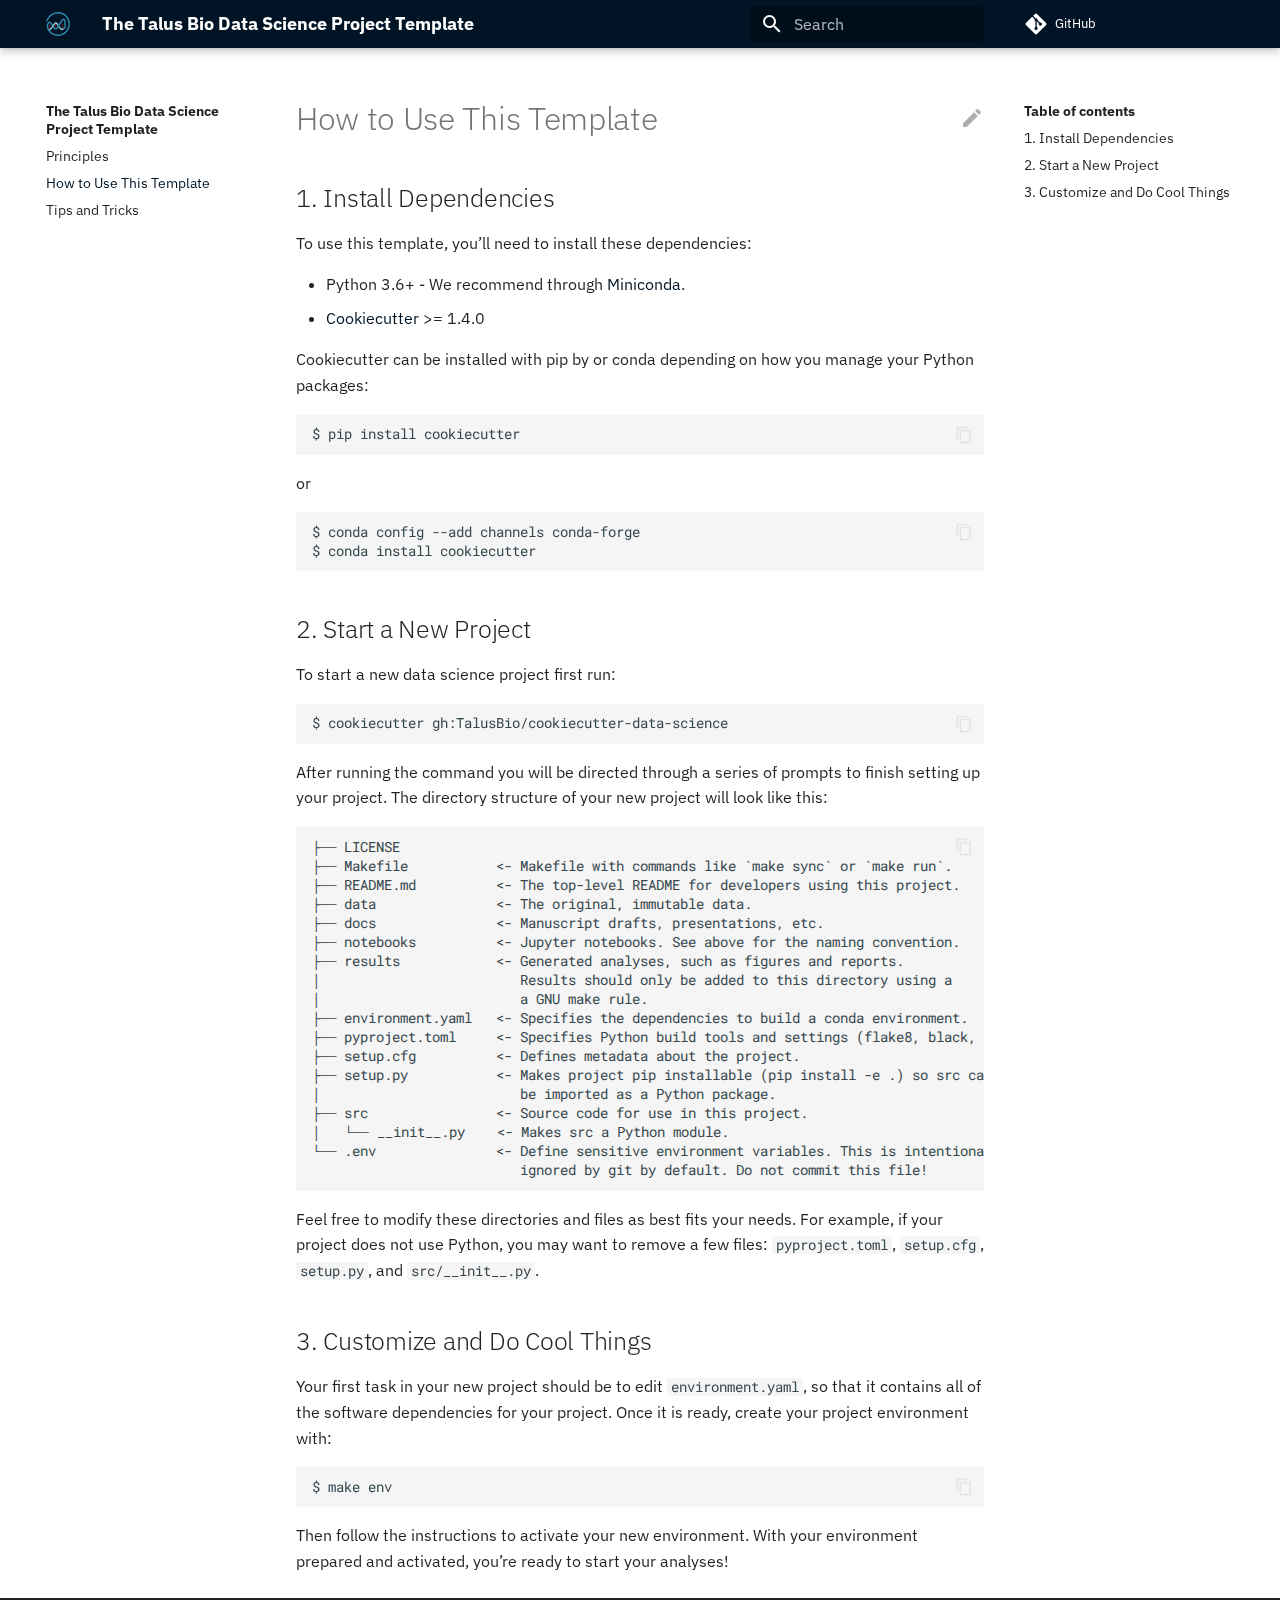
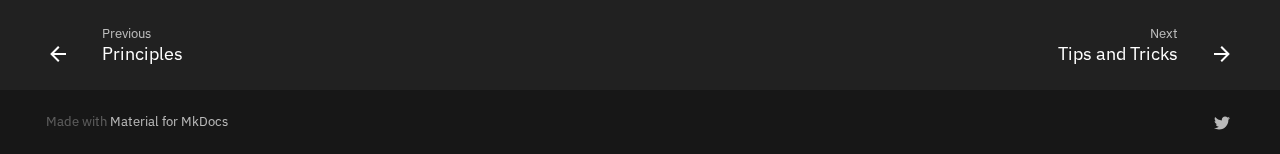
<file: usage/index.html>
<!doctype html>
<html lang="en" class="no-js">
  <head>
    
      <meta charset="utf-8">
      <meta name="viewport" content="width=device-width,initial-scale=1">
      
      
      
      <link rel="icon" href="../static/talus-logo.svg">
      <meta name="generator" content="mkdocs-1.2.3, mkdocs-material-8.2.4">
    
    
      
        <title>How to Use This Template - The Talus Bio Data Science Project Template</title>
      
    
    
      <link rel="stylesheet" href="../assets/stylesheets/main.2d9f7617.min.css">
      
        
        <link rel="stylesheet" href="../assets/stylesheets/palette.e6a45f82.min.css">
        
      
    
    
    
      
        
        
        <link rel="preconnect" href="https://fonts.gstatic.com" crossorigin>
        <link rel="stylesheet" href="https://fonts.googleapis.com/css?family=IBM+Plex+Sans:300,300i,400,400i,700,700i%7CRoboto+Mono:400,400i,700,700i&display=fallback">
        <style>:root{--md-text-font:"IBM Plex Sans";--md-code-font:"Roboto Mono"}</style>
      
    
    
      <link rel="stylesheet" href="../stylesheets/extra.css">
    
    <script>__md_scope=new URL("..",location),__md_get=(e,_=localStorage,t=__md_scope)=>JSON.parse(_.getItem(t.pathname+"."+e)),__md_set=(e,_,t=localStorage,a=__md_scope)=>{try{t.setItem(a.pathname+"."+e,JSON.stringify(_))}catch(e){}}</script>
    
      

    
    
  </head>
  
  
    
    
    
    
    
    <body dir="ltr" data-md-color-scheme="" data-md-color-primary="none" data-md-color-accent="none">
  
    
    
    <input class="md-toggle" data-md-toggle="drawer" type="checkbox" id="__drawer" autocomplete="off">
    <input class="md-toggle" data-md-toggle="search" type="checkbox" id="__search" autocomplete="off">
    <label class="md-overlay" for="__drawer"></label>
    <div data-md-component="skip">
      
        
        <a href="#how-to-use-this-template" class="md-skip">
          Skip to content
        </a>
      
    </div>
    <div data-md-component="announce">
      
    </div>
    
    
      

<header class="md-header" data-md-component="header">
  <nav class="md-header__inner md-grid" aria-label="Header">
    <a href=".." title="The Talus Bio Data Science Project Template" class="md-header__button md-logo" aria-label="The Talus Bio Data Science Project Template" data-md-component="logo">
      
  <img src="../static/talus-logo.svg" alt="logo">

    </a>
    <label class="md-header__button md-icon" for="__drawer">
      <svg xmlns="http://www.w3.org/2000/svg" viewBox="0 0 24 24"><path d="M3 6h18v2H3V6m0 5h18v2H3v-2m0 5h18v2H3v-2z"/></svg>
    </label>
    <div class="md-header__title" data-md-component="header-title">
      <div class="md-header__ellipsis">
        <div class="md-header__topic">
          <span class="md-ellipsis">
            The Talus Bio Data Science Project Template
          </span>
        </div>
        <div class="md-header__topic" data-md-component="header-topic">
          <span class="md-ellipsis">
            
              How to Use This Template
            
          </span>
        </div>
      </div>
    </div>
    
    
    
      <label class="md-header__button md-icon" for="__search">
        <svg xmlns="http://www.w3.org/2000/svg" viewBox="0 0 24 24"><path d="M9.5 3A6.5 6.5 0 0 1 16 9.5c0 1.61-.59 3.09-1.56 4.23l.27.27h.79l5 5-1.5 1.5-5-5v-.79l-.27-.27A6.516 6.516 0 0 1 9.5 16 6.5 6.5 0 0 1 3 9.5 6.5 6.5 0 0 1 9.5 3m0 2C7 5 5 7 5 9.5S7 14 9.5 14 14 12 14 9.5 12 5 9.5 5z"/></svg>
      </label>
      <div class="md-search" data-md-component="search" role="dialog">
  <label class="md-search__overlay" for="__search"></label>
  <div class="md-search__inner" role="search">
    <form class="md-search__form" name="search">
      <input type="text" class="md-search__input" name="query" aria-label="Search" placeholder="Search" autocapitalize="off" autocorrect="off" autocomplete="off" spellcheck="false" data-md-component="search-query" required>
      <label class="md-search__icon md-icon" for="__search">
        <svg xmlns="http://www.w3.org/2000/svg" viewBox="0 0 24 24"><path d="M9.5 3A6.5 6.5 0 0 1 16 9.5c0 1.61-.59 3.09-1.56 4.23l.27.27h.79l5 5-1.5 1.5-5-5v-.79l-.27-.27A6.516 6.516 0 0 1 9.5 16 6.5 6.5 0 0 1 3 9.5 6.5 6.5 0 0 1 9.5 3m0 2C7 5 5 7 5 9.5S7 14 9.5 14 14 12 14 9.5 12 5 9.5 5z"/></svg>
        <svg xmlns="http://www.w3.org/2000/svg" viewBox="0 0 24 24"><path d="M20 11v2H8l5.5 5.5-1.42 1.42L4.16 12l7.92-7.92L13.5 5.5 8 11h12z"/></svg>
      </label>
      <nav class="md-search__options" aria-label="Search">
        
        <button type="reset" class="md-search__icon md-icon" aria-label="Clear" tabindex="-1">
          <svg xmlns="http://www.w3.org/2000/svg" viewBox="0 0 24 24"><path d="M19 6.41 17.59 5 12 10.59 6.41 5 5 6.41 10.59 12 5 17.59 6.41 19 12 13.41 17.59 19 19 17.59 13.41 12 19 6.41z"/></svg>
        </button>
      </nav>
      
    </form>
    <div class="md-search__output">
      <div class="md-search__scrollwrap" data-md-scrollfix>
        <div class="md-search-result" data-md-component="search-result">
          <div class="md-search-result__meta">
            Initializing search
          </div>
          <ol class="md-search-result__list"></ol>
        </div>
      </div>
    </div>
  </div>
</div>
    
    
      <div class="md-header__source">
        <a href="https://github.com/TalusBio/cookiecutter-talus-data-science/" title="Go to repository" class="md-source" data-md-component="source">
  <div class="md-source__icon md-icon">
    
    <svg xmlns="http://www.w3.org/2000/svg" viewBox="0 0 448 512"><!--! Font Awesome Free 6.0.0 by @fontawesome - https://fontawesome.com License - https://fontawesome.com/license/free (Icons: CC BY 4.0, Fonts: SIL OFL 1.1, Code: MIT License) Copyright 2022 Fonticons, Inc.--><path d="M439.55 236.05 244 40.45a28.87 28.87 0 0 0-40.81 0l-40.66 40.63 51.52 51.52c27.06-9.14 52.68 16.77 43.39 43.68l49.66 49.66c34.23-11.8 61.18 31 35.47 56.69-26.49 26.49-70.21-2.87-56-37.34L240.22 199v121.85c25.3 12.54 22.26 41.85 9.08 55a34.34 34.34 0 0 1-48.55 0c-17.57-17.6-11.07-46.91 11.25-56v-123c-20.8-8.51-24.6-30.74-18.64-45L142.57 101 8.45 235.14a28.86 28.86 0 0 0 0 40.81l195.61 195.6a28.86 28.86 0 0 0 40.8 0l194.69-194.69a28.86 28.86 0 0 0 0-40.81z"/></svg>
  </div>
  <div class="md-source__repository">
    GitHub
  </div>
</a>
      </div>
    
  </nav>
  
</header>
    
    <div class="md-container" data-md-component="container">
      
      
        
          
        
      
      <main class="md-main" data-md-component="main">
        <div class="md-main__inner md-grid">
          
            
              
              <div class="md-sidebar md-sidebar--primary" data-md-component="sidebar" data-md-type="navigation" >
                <div class="md-sidebar__scrollwrap">
                  <div class="md-sidebar__inner">
                    


<nav class="md-nav md-nav--primary" aria-label="Navigation" data-md-level="0">
  <label class="md-nav__title" for="__drawer">
    <a href=".." title="The Talus Bio Data Science Project Template" class="md-nav__button md-logo" aria-label="The Talus Bio Data Science Project Template" data-md-component="logo">
      
  <img src="../static/talus-logo.svg" alt="logo">

    </a>
    The Talus Bio Data Science Project Template
  </label>
  
    <div class="md-nav__source">
      <a href="https://github.com/TalusBio/cookiecutter-talus-data-science/" title="Go to repository" class="md-source" data-md-component="source">
  <div class="md-source__icon md-icon">
    
    <svg xmlns="http://www.w3.org/2000/svg" viewBox="0 0 448 512"><!--! Font Awesome Free 6.0.0 by @fontawesome - https://fontawesome.com License - https://fontawesome.com/license/free (Icons: CC BY 4.0, Fonts: SIL OFL 1.1, Code: MIT License) Copyright 2022 Fonticons, Inc.--><path d="M439.55 236.05 244 40.45a28.87 28.87 0 0 0-40.81 0l-40.66 40.63 51.52 51.52c27.06-9.14 52.68 16.77 43.39 43.68l49.66 49.66c34.23-11.8 61.18 31 35.47 56.69-26.49 26.49-70.21-2.87-56-37.34L240.22 199v121.85c25.3 12.54 22.26 41.85 9.08 55a34.34 34.34 0 0 1-48.55 0c-17.57-17.6-11.07-46.91 11.25-56v-123c-20.8-8.51-24.6-30.74-18.64-45L142.57 101 8.45 235.14a28.86 28.86 0 0 0 0 40.81l195.61 195.6a28.86 28.86 0 0 0 40.8 0l194.69-194.69a28.86 28.86 0 0 0 0-40.81z"/></svg>
  </div>
  <div class="md-source__repository">
    GitHub
  </div>
</a>
    </div>
  
  <ul class="md-nav__list" data-md-scrollfix>
    
      
      
      

  
  
  
    <li class="md-nav__item">
      <a href=".." class="md-nav__link">
        Principles
      </a>
    </li>
  

    
      
      
      

  
  
    
  
  
    <li class="md-nav__item md-nav__item--active">
      
      <input class="md-nav__toggle md-toggle" data-md-toggle="toc" type="checkbox" id="__toc">
      
      
        
      
      
        <label class="md-nav__link md-nav__link--active" for="__toc">
          How to Use This Template
          <span class="md-nav__icon md-icon"></span>
        </label>
      
      <a href="./" class="md-nav__link md-nav__link--active">
        How to Use This Template
      </a>
      
        

<nav class="md-nav md-nav--secondary" aria-label="Table of contents">
  
  
  
    
  
  
    <label class="md-nav__title" for="__toc">
      <span class="md-nav__icon md-icon"></span>
      Table of contents
    </label>
    <ul class="md-nav__list" data-md-component="toc" data-md-scrollfix>
      
        <li class="md-nav__item">
  <a href="#1-install-dependencies" class="md-nav__link">
    1. Install Dependencies
  </a>
  
</li>
      
        <li class="md-nav__item">
  <a href="#2-start-a-new-project" class="md-nav__link">
    2. Start a New Project
  </a>
  
</li>
      
        <li class="md-nav__item">
  <a href="#3-customize-and-do-cool-things" class="md-nav__link">
    3. Customize and Do Cool Things
  </a>
  
</li>
      
    </ul>
  
</nav>
      
    </li>
  

    
      
      
      

  
  
  
    <li class="md-nav__item">
      <a href="../tips/" class="md-nav__link">
        Tips and Tricks
      </a>
    </li>
  

    
  </ul>
</nav>
                  </div>
                </div>
              </div>
            
            
              
              <div class="md-sidebar md-sidebar--secondary" data-md-component="sidebar" data-md-type="toc" >
                <div class="md-sidebar__scrollwrap">
                  <div class="md-sidebar__inner">
                    

<nav class="md-nav md-nav--secondary" aria-label="Table of contents">
  
  
  
    
  
  
    <label class="md-nav__title" for="__toc">
      <span class="md-nav__icon md-icon"></span>
      Table of contents
    </label>
    <ul class="md-nav__list" data-md-component="toc" data-md-scrollfix>
      
        <li class="md-nav__item">
  <a href="#1-install-dependencies" class="md-nav__link">
    1. Install Dependencies
  </a>
  
</li>
      
        <li class="md-nav__item">
  <a href="#2-start-a-new-project" class="md-nav__link">
    2. Start a New Project
  </a>
  
</li>
      
        <li class="md-nav__item">
  <a href="#3-customize-and-do-cool-things" class="md-nav__link">
    3. Customize and Do Cool Things
  </a>
  
</li>
      
    </ul>
  
</nav>
                  </div>
                </div>
              </div>
            
          
          <div class="md-content" data-md-component="content">
            <article class="md-content__inner md-typeset">
              
                
<a href="https://github.com/TalusBio/cookiecutter-talus-data-science/edit/master/docs/usage.md" title="Edit this page" class="md-content__button md-icon">
  <svg xmlns="http://www.w3.org/2000/svg" viewBox="0 0 24 24"><path d="M20.71 7.04c.39-.39.39-1.04 0-1.41l-2.34-2.34c-.37-.39-1.02-.39-1.41 0l-1.84 1.83 3.75 3.75M3 17.25V21h3.75L17.81 9.93l-3.75-3.75L3 17.25z"/></svg>
</a>



<h1 id="how-to-use-this-template">How to Use This Template</h1>
<h2 id="1-install-dependencies">1. Install Dependencies</h2>
<p>To use this template, you&rsquo;ll need to install these dependencies:</p>
<ul>
<li>Python 3.6+ - We recommend through
   <a href="https://docs.conda.io/en/latest/miniconda.html">Miniconda</a>.</li>
<li><a href="http://cookiecutter.readthedocs.org/en/latest/installation.html">Cookiecutter</a> &gt;=
   1.4.0</li>
</ul>
<p>Cookiecutter can be installed with pip by or conda depending on how you manage
 your Python packages:</p>
<div class="highlight"><pre><span></span><code><a id="__codelineno-0-1" name="__codelineno-0-1" href="#__codelineno-0-1"></a>$ pip install cookiecutter
</code></pre></div>
<p>or</p>
<div class="highlight"><pre><span></span><code><a id="__codelineno-1-1" name="__codelineno-1-1" href="#__codelineno-1-1"></a>$ conda config --add channels conda-forge
<a id="__codelineno-1-2" name="__codelineno-1-2" href="#__codelineno-1-2"></a>$ conda install cookiecutter
</code></pre></div>
<h2 id="2-start-a-new-project">2. Start a New Project</h2>
<p>To start a new data science project first run:</p>
<div class="highlight"><pre><span></span><code><a id="__codelineno-2-1" name="__codelineno-2-1" href="#__codelineno-2-1"></a>$ cookiecutter gh:TalusBio/cookiecutter-data-science
</code></pre></div>
<p>After running the command you will be directed through a series of prompts to
finish setting up your project. The directory structure of your new project
will look like this:</p>
<div class="highlight"><pre><span></span><code><a id="__codelineno-3-1" name="__codelineno-3-1" href="#__codelineno-3-1"></a>├── LICENSE
<a id="__codelineno-3-2" name="__codelineno-3-2" href="#__codelineno-3-2"></a>├── Makefile           &lt;- Makefile with commands like `make sync` or `make run`.
<a id="__codelineno-3-3" name="__codelineno-3-3" href="#__codelineno-3-3"></a>├── README.md          &lt;- The top-level README for developers using this project.
<a id="__codelineno-3-4" name="__codelineno-3-4" href="#__codelineno-3-4"></a>├── data               &lt;- The original, immutable data.
<a id="__codelineno-3-5" name="__codelineno-3-5" href="#__codelineno-3-5"></a>├── docs               &lt;- Manuscript drafts, presentations, etc.
<a id="__codelineno-3-6" name="__codelineno-3-6" href="#__codelineno-3-6"></a>├── notebooks          &lt;- Jupyter notebooks. See above for the naming convention.
<a id="__codelineno-3-7" name="__codelineno-3-7" href="#__codelineno-3-7"></a>├── results            &lt;- Generated analyses, such as figures and reports. 
<a id="__codelineno-3-8" name="__codelineno-3-8" href="#__codelineno-3-8"></a>│                         Results should only be added to this directory using a
<a id="__codelineno-3-9" name="__codelineno-3-9" href="#__codelineno-3-9"></a>│                         a GNU make rule.
<a id="__codelineno-3-10" name="__codelineno-3-10" href="#__codelineno-3-10"></a>├── environment.yaml   &lt;- Specifies the dependencies to build a conda environment.
<a id="__codelineno-3-11" name="__codelineno-3-11" href="#__codelineno-3-11"></a>├── pyproject.toml     &lt;- Specifies Python build tools and settings (flake8, black, etc.)
<a id="__codelineno-3-12" name="__codelineno-3-12" href="#__codelineno-3-12"></a>├── setup.cfg          &lt;- Defines metadata about the project. 
<a id="__codelineno-3-13" name="__codelineno-3-13" href="#__codelineno-3-13"></a>├── setup.py           &lt;- Makes project pip installable (pip install -e .) so src can 
<a id="__codelineno-3-14" name="__codelineno-3-14" href="#__codelineno-3-14"></a>│                         be imported as a Python package.
<a id="__codelineno-3-15" name="__codelineno-3-15" href="#__codelineno-3-15"></a>├── src                &lt;- Source code for use in this project.
<a id="__codelineno-3-16" name="__codelineno-3-16" href="#__codelineno-3-16"></a>│   └── __init__.py    &lt;- Makes src a Python module.
<a id="__codelineno-3-17" name="__codelineno-3-17" href="#__codelineno-3-17"></a>└── .env               &lt;- Define sensitive environment variables. This is intentionally 
<a id="__codelineno-3-18" name="__codelineno-3-18" href="#__codelineno-3-18"></a>                          ignored by git by default. Do not commit this file!
</code></pre></div>
<p>Feel free to modify these directories and files as best fits your needs. For
example, if your project does not use Python, you may want to remove a few
files: <code>pyproject.toml</code>, <code>setup.cfg</code>, <code>setup.py</code>, and <code>src/__init__.py</code>.</p>
<h2 id="3-customize-and-do-cool-things">3. Customize and Do Cool Things</h2>
<p>Your first task in your new project should be to edit <code>environment.yaml</code>, so
that it contains all of the software dependencies for your project. Once it 
is ready, create your project environment with:</p>
<div class="highlight"><pre><span></span><code><a id="__codelineno-4-1" name="__codelineno-4-1" href="#__codelineno-4-1"></a>$ make env
</code></pre></div>
<p>Then follow the instructions to activate your new environment. With your
environment prepared and activated, you&rsquo;re ready to start your analyses!</p>

              
            </article>
          </div>
        </div>
        
      </main>
      
        <footer class="md-footer">
  
    <nav class="md-footer__inner md-grid" aria-label="Footer">
      
        
        <a href=".." class="md-footer__link md-footer__link--prev" aria-label="Previous: Principles" rel="prev">
          <div class="md-footer__button md-icon">
            <svg xmlns="http://www.w3.org/2000/svg" viewBox="0 0 24 24"><path d="M20 11v2H8l5.5 5.5-1.42 1.42L4.16 12l7.92-7.92L13.5 5.5 8 11h12z"/></svg>
          </div>
          <div class="md-footer__title">
            <div class="md-ellipsis">
              <span class="md-footer__direction">
                Previous
              </span>
              Principles
            </div>
          </div>
        </a>
      
      
        
        <a href="../tips/" class="md-footer__link md-footer__link--next" aria-label="Next: Tips and Tricks" rel="next">
          <div class="md-footer__title">
            <div class="md-ellipsis">
              <span class="md-footer__direction">
                Next
              </span>
              Tips and Tricks
            </div>
          </div>
          <div class="md-footer__button md-icon">
            <svg xmlns="http://www.w3.org/2000/svg" viewBox="0 0 24 24"><path d="M4 11v2h12l-5.5 5.5 1.42 1.42L19.84 12l-7.92-7.92L10.5 5.5 16 11H4z"/></svg>
          </div>
        </a>
      
    </nav>
  
  <div class="md-footer-meta md-typeset">
    <div class="md-footer-meta__inner md-grid">
      <div class="md-copyright">
  
  
    Made with
    <a href="https://squidfunk.github.io/mkdocs-material/" target="_blank" rel="noopener">
      Material for MkDocs
    </a>
  
</div>
      
        <div class="md-social">
  
    
    
      
      
    
    <a href="https://twitter.com/talusbio" target="_blank" rel="noopener" title="twitter.com" class="md-social__link">
      <svg xmlns="http://www.w3.org/2000/svg" viewBox="0 0 512 512"><!--! Font Awesome Free 6.0.0 by @fontawesome - https://fontawesome.com License - https://fontawesome.com/license/free (Icons: CC BY 4.0, Fonts: SIL OFL 1.1, Code: MIT License) Copyright 2022 Fonticons, Inc.--><path d="M459.37 151.716c.325 4.548.325 9.097.325 13.645 0 138.72-105.583 298.558-298.558 298.558-59.452 0-114.68-17.219-161.137-47.106 8.447.974 16.568 1.299 25.34 1.299 49.055 0 94.213-16.568 130.274-44.832-46.132-.975-84.792-31.188-98.112-72.772 6.498.974 12.995 1.624 19.818 1.624 9.421 0 18.843-1.3 27.614-3.573-48.081-9.747-84.143-51.98-84.143-102.985v-1.299c13.969 7.797 30.214 12.67 47.431 13.319-28.264-18.843-46.781-51.005-46.781-87.391 0-19.492 5.197-37.36 14.294-52.954 51.655 63.675 129.3 105.258 216.365 109.807-1.624-7.797-2.599-15.918-2.599-24.04 0-57.828 46.782-104.934 104.934-104.934 30.213 0 57.502 12.67 76.67 33.137 23.715-4.548 46.456-13.32 66.599-25.34-7.798 24.366-24.366 44.833-46.132 57.827 21.117-2.273 41.584-8.122 60.426-16.243-14.292 20.791-32.161 39.308-52.628 54.253z"/></svg>
    </a>
  
</div>
      
    </div>
  </div>
</footer>
      
    </div>
    <div class="md-dialog" data-md-component="dialog">
      <div class="md-dialog__inner md-typeset"></div>
    </div>
    <script id="__config" type="application/json">{"base": "..", "features": [], "translations": {"clipboard.copy": "Copy to clipboard", "clipboard.copied": "Copied to clipboard", "search.config.lang": "en", "search.config.pipeline": "trimmer, stopWordFilter", "search.config.separator": "[\\s\\-]+", "search.placeholder": "Search", "search.result.placeholder": "Type to start searching", "search.result.none": "No matching documents", "search.result.one": "1 matching document", "search.result.other": "# matching documents", "search.result.more.one": "1 more on this page", "search.result.more.other": "# more on this page", "search.result.term.missing": "Missing", "select.version.title": "Select version"}, "search": "../assets/javascripts/workers/search.bd0b6b67.min.js"}</script>
    
    
      <script src="../assets/javascripts/bundle.5413a266.min.js"></script>
      
    
  </body>
</html>
</file>
<file: stylesheets/extra.css>
:root {
  --md-primary-fg-color:             #001425;
  --md-primary-fg-color--light:      #308AAD;
  --md-primary-fg-color--dark:       #001425;
  --md-accent-fg-color:              #308AAD;
  --md-accent-fg-color--transparent: #308AAD;
}

p a {
    text-decoration: underline;
}
</file>
<file: assets/stylesheets/main.2d9f7617.min.css>
@charset "UTF-8";html{-webkit-text-size-adjust:none;-moz-text-size-adjust:none;-ms-text-size-adjust:none;text-size-adjust:none;box-sizing:border-box}*,:after,:before{box-sizing:inherit}@media (prefers-reduced-motion){*,:after,:before{transition:none!important}}body{margin:0}a,button,input,label{-webkit-tap-highlight-color:transparent}a{color:inherit;text-decoration:none}hr{border:0;box-sizing:content-box;display:block;height:.05rem;overflow:visible;padding:0}small{font-size:80%}sub,sup{line-height:1em}img{border-style:none}table{border-collapse:separate;border-spacing:0}td,th{font-weight:400;vertical-align:top}button{background:transparent;border:0;font-family:inherit;font-size:inherit;margin:0;padding:0}input{border:0;outline:none}:root{--md-default-fg-color:rgba(0,0,0,.87);--md-default-fg-color--light:rgba(0,0,0,.54);--md-default-fg-color--lighter:rgba(0,0,0,.32);--md-default-fg-color--lightest:rgba(0,0,0,.07);--md-default-bg-color:#fff;--md-default-bg-color--light:hsla(0,0%,100%,.7);--md-default-bg-color--lighter:hsla(0,0%,100%,.3);--md-default-bg-color--lightest:hsla(0,0%,100%,.12);--md-primary-fg-color:#4051b5;--md-primary-fg-color--light:#5d6cc0;--md-primary-fg-color--dark:#303fa1;--md-primary-bg-color:#fff;--md-primary-bg-color--light:hsla(0,0%,100%,.7);--md-accent-fg-color:#526cfe;--md-accent-fg-color--transparent:rgba(82,108,254,.1);--md-accent-bg-color:#fff;--md-accent-bg-color--light:hsla(0,0%,100%,.7);--md-shadow-z1:0 0.2rem 0.5rem rgba(0,0,0,.05),0 0 0.05rem rgba(0,0,0,.1);--md-shadow-z2:0 0.2rem 0.5rem rgba(0,0,0,.1),0 0 0.05rem rgba(0,0,0,.25);--md-shadow-z3:0 0.2rem 0.5rem rgba(0,0,0,.2),0 0 0.05rem rgba(0,0,0,.35)}:root>*{--md-code-fg-color:#36464e;--md-code-bg-color:#f5f5f5;--md-code-hl-color:rgba(255,255,0,.5);--md-code-hl-number-color:#d52a2a;--md-code-hl-special-color:#db1457;--md-code-hl-function-color:#a846b9;--md-code-hl-constant-color:#6e59d9;--md-code-hl-keyword-color:#3f6ec6;--md-code-hl-string-color:#1c7d4d;--md-code-hl-name-color:var(--md-code-fg-color);--md-code-hl-operator-color:var(--md-default-fg-color--light);--md-code-hl-punctuation-color:var(--md-default-fg-color--light);--md-code-hl-comment-color:var(--md-default-fg-color--light);--md-code-hl-generic-color:var(--md-default-fg-color--light);--md-code-hl-variable-color:var(--md-default-fg-color--light);--md-typeset-color:var(--md-default-fg-color);--md-typeset-a-color:var(--md-primary-fg-color);--md-typeset-mark-color:rgba(255,255,0,.5);--md-typeset-del-color:rgba(245,80,61,.15);--md-typeset-ins-color:rgba(11,213,112,.15);--md-typeset-kbd-color:#fafafa;--md-typeset-kbd-accent-color:#fff;--md-typeset-kbd-border-color:#b8b8b8;--md-typeset-table-color:rgba(0,0,0,.12);--md-admonition-fg-color:var(--md-default-fg-color);--md-admonition-bg-color:var(--md-default-bg-color);--md-footer-fg-color:#fff;--md-footer-fg-color--light:hsla(0,0%,100%,.7);--md-footer-fg-color--lighter:hsla(0,0%,100%,.3);--md-footer-bg-color:rgba(0,0,0,.87);--md-footer-bg-color--dark:rgba(0,0,0,.32)}.md-icon svg{fill:currentcolor;display:block;height:1.2rem;width:1.2rem}body{-webkit-font-smoothing:antialiased;-moz-osx-font-smoothing:grayscale;--md-text-font-family:var(--md-text-font,_),-apple-system,BlinkMacSystemFont,Helvetica,Arial,sans-serif;--md-code-font-family:var(--md-code-font,_),SFMono-Regular,Consolas,Menlo,monospace}body,input{font-feature-settings:"kern","liga";font-family:var(--md-text-font-family)}body,code,input,kbd,pre{color:var(--md-typeset-color)}code,kbd,pre{font-feature-settings:"kern";font-family:var(--md-code-font-family)}:root{--md-typeset-table-sort-icon:url('data:image/svg+xml;charset=utf-8,<svg xmlns="http://www.w3.org/2000/svg" viewBox="0 0 24 24"><path d="m18 21-4-4h3V7h-3l4-4 4 4h-3v10h3M2 19v-2h10v2M2 13v-2h7v2M2 7V5h4v2H2z"/></svg>');--md-typeset-table-sort-icon--asc:url('data:image/svg+xml;charset=utf-8,<svg xmlns="http://www.w3.org/2000/svg" viewBox="0 0 24 24"><path d="M19 17h3l-4 4-4-4h3V3h2M2 17h10v2H2M6 5v2H2V5m0 6h7v2H2v-2z"/></svg>');--md-typeset-table-sort-icon--desc:url('data:image/svg+xml;charset=utf-8,<svg xmlns="http://www.w3.org/2000/svg" viewBox="0 0 24 24"><path d="M19 7h3l-4-4-4 4h3v14h2M2 17h10v2H2M6 5v2H2V5m0 6h7v2H2v-2z"/></svg>')}.md-typeset{-webkit-print-color-adjust:exact;color-adjust:exact;font-size:.8rem;line-height:1.6}@media print{.md-typeset{font-size:.68rem}}.md-typeset blockquote,.md-typeset dl,.md-typeset figure,.md-typeset ol,.md-typeset pre,.md-typeset ul{margin-bottom:1em;margin-top:1em}.md-typeset h1{color:var(--md-default-fg-color--light);font-size:2em;line-height:1.3;margin:0 0 1.25em}.md-typeset h1,.md-typeset h2{font-weight:300;letter-spacing:-.01em}.md-typeset h2{font-size:1.5625em;line-height:1.4;margin:1.6em 0 .64em}.md-typeset h3{font-size:1.25em;font-weight:400;letter-spacing:-.01em;line-height:1.5;margin:1.6em 0 .8em}.md-typeset h2+h3{margin-top:.8em}.md-typeset h4{font-weight:700;letter-spacing:-.01em;margin:1em 0}.md-typeset h5,.md-typeset h6{color:var(--md-default-fg-color--light);font-size:.8em;font-weight:700;letter-spacing:-.01em;margin:1.25em 0}.md-typeset h5{text-transform:uppercase}.md-typeset hr{border-bottom:.05rem solid var(--md-default-fg-color--lightest);display:flow-root;margin:1.5em 0}.md-typeset a{color:var(--md-typeset-a-color);word-break:break-word}.md-typeset a,.md-typeset a:before{transition:color 125ms}.md-typeset a:focus,.md-typeset a:hover{color:var(--md-accent-fg-color)}.md-typeset a.focus-visible{outline-color:var(--md-accent-fg-color);outline-offset:.2rem}.md-typeset code,.md-typeset kbd,.md-typeset pre{color:var(--md-code-fg-color);direction:ltr}@media print{.md-typeset code,.md-typeset kbd,.md-typeset pre{white-space:pre-wrap}}.md-typeset code{background-color:var(--md-code-bg-color);border-radius:.1rem;-webkit-box-decoration-break:clone;box-decoration-break:clone;font-size:.85em;padding:0 .2941176471em;word-break:break-word}.md-typeset code:not(.focus-visible){-webkit-tap-highlight-color:transparent;outline:none}.md-typeset a code{color:currentcolor}.md-typeset pre{display:flow-root;line-height:1.4;position:relative}.md-typeset pre>code{-webkit-box-decoration-break:slice;box-decoration-break:slice;box-shadow:none;display:block;margin:0;outline-color:var(--md-accent-fg-color);overflow:auto;padding:.7720588235em 1.1764705882em;scrollbar-color:var(--md-default-fg-color--lighter) transparent;scrollbar-width:thin;touch-action:auto;word-break:normal}.md-typeset pre>code:hover{scrollbar-color:var(--md-accent-fg-color) transparent}.md-typeset pre>code::-webkit-scrollbar{height:.2rem;width:.2rem}.md-typeset pre>code::-webkit-scrollbar-thumb{background-color:var(--md-default-fg-color--lighter)}.md-typeset pre>code::-webkit-scrollbar-thumb:hover{background-color:var(--md-accent-fg-color)}.md-typeset kbd{background-color:var(--md-typeset-kbd-color);border-radius:.1rem;box-shadow:0 .1rem 0 .05rem var(--md-typeset-kbd-border-color),0 .1rem 0 var(--md-typeset-kbd-border-color),0 -.1rem .2rem var(--md-typeset-kbd-accent-color) inset;color:var(--md-default-fg-color);display:inline-block;font-size:.75em;padding:0 .6666666667em;vertical-align:text-top;word-break:break-word}.md-typeset mark{background-color:var(--md-typeset-mark-color);-webkit-box-decoration-break:clone;box-decoration-break:clone;color:inherit;word-break:break-word}.md-typeset abbr{border-bottom:.05rem dotted var(--md-default-fg-color--light);cursor:help;text-decoration:none}@media (hover:none){.md-typeset abbr{position:relative}.md-typeset abbr[title]:-webkit-any(:focus,:hover):after{background-color:var(--md-default-fg-color);border-radius:.1rem;box-shadow:var(--md-shadow-z3);color:var(--md-default-bg-color);content:attr(title);display:inline-block;font-size:.7rem;margin-top:2em;max-width:80%;min-width:-webkit-max-content;min-width:max-content;padding:.2rem .3rem;position:absolute;width:auto}.md-typeset abbr[title]:-moz-any(:focus,:hover):after{background-color:var(--md-default-fg-color);border-radius:.1rem;box-shadow:var(--md-shadow-z3);color:var(--md-default-bg-color);content:attr(title);display:inline-block;font-size:.7rem;margin-top:2em;max-width:80%;min-width:-moz-max-content;min-width:max-content;padding:.2rem .3rem;position:absolute;width:auto}[dir=ltr] .md-typeset abbr[title]:-webkit-any(:focus,:hover):after{left:0}[dir=ltr] .md-typeset abbr[title]:-moz-any(:focus,:hover):after{left:0}[dir=ltr] .md-typeset abbr[title]:is(:focus,:hover):after{left:0}[dir=rtl] .md-typeset abbr[title]:-webkit-any(:focus,:hover):after{right:0}[dir=rtl] .md-typeset abbr[title]:-moz-any(:focus,:hover):after{right:0}[dir=rtl] .md-typeset abbr[title]:is(:focus,:hover):after{right:0}.md-typeset abbr[title]:is(:focus,:hover):after{background-color:var(--md-default-fg-color);border-radius:.1rem;box-shadow:var(--md-shadow-z3);color:var(--md-default-bg-color);content:attr(title);display:inline-block;font-size:.7rem;margin-top:2em;max-width:80%;min-width:-webkit-max-content;min-width:-moz-max-content;min-width:max-content;padding:.2rem .3rem;position:absolute;width:auto}}.md-typeset small{opacity:.75}[dir=ltr] .md-typeset sub,[dir=ltr] .md-typeset sup{margin-left:.078125em}[dir=rtl] .md-typeset sub,[dir=rtl] .md-typeset sup{margin-right:.078125em}[dir=ltr] .md-typeset blockquote{padding-left:.6rem}[dir=rtl] .md-typeset blockquote{padding-right:.6rem}[dir=ltr] .md-typeset blockquote{border-left:.2rem solid var(--md-default-fg-color--lighter)}[dir=rtl] .md-typeset blockquote{border-right:.2rem solid var(--md-default-fg-color--lighter)}.md-typeset blockquote{color:var(--md-default-fg-color--light);margin-left:0;margin-right:0}.md-typeset ul{list-style-type:disc}[dir=ltr] .md-typeset ol,[dir=ltr] .md-typeset ul{margin-left:.625em}[dir=rtl] .md-typeset ol,[dir=rtl] .md-typeset ul{margin-right:.625em}.md-typeset ol,.md-typeset ul{padding:0}.md-typeset ol:not([hidden]),.md-typeset ul:not([hidden]){display:flow-root}.md-typeset ol ol,.md-typeset ul ol{list-style-type:lower-alpha}.md-typeset ol ol ol,.md-typeset ul ol ol{list-style-type:lower-roman}[dir=ltr] .md-typeset ol li,[dir=ltr] .md-typeset ul li{margin-left:1.25em}[dir=rtl] .md-typeset ol li,[dir=rtl] .md-typeset ul li{margin-right:1.25em}.md-typeset ol li,.md-typeset ul li{margin-bottom:.5em}.md-typeset ol li blockquote,.md-typeset ol li p,.md-typeset ul li blockquote,.md-typeset ul li p{margin:.5em 0}.md-typeset ol li:last-child,.md-typeset ul li:last-child{margin-bottom:0}.md-typeset ol li :-webkit-any(ul,ol),.md-typeset ul li :-webkit-any(ul,ol){margin-bottom:.5em;margin-top:.5em}.md-typeset ol li :-moz-any(ul,ol),.md-typeset ul li :-moz-any(ul,ol){margin-bottom:.5em;margin-top:.5em}[dir=ltr] .md-typeset ol li :-webkit-any(ul,ol),[dir=ltr] .md-typeset ul li :-webkit-any(ul,ol){margin-left:.625em}[dir=ltr] .md-typeset ol li :-moz-any(ul,ol),[dir=ltr] .md-typeset ul li :-moz-any(ul,ol){margin-left:.625em}[dir=ltr] .md-typeset ol li :is(ul,ol),[dir=ltr] .md-typeset ul li :is(ul,ol){margin-left:.625em}[dir=rtl] .md-typeset ol li :-webkit-any(ul,ol),[dir=rtl] .md-typeset ul li :-webkit-any(ul,ol){margin-right:.625em}[dir=rtl] .md-typeset ol li :-moz-any(ul,ol),[dir=rtl] .md-typeset ul li :-moz-any(ul,ol){margin-right:.625em}[dir=rtl] .md-typeset ol li :is(ul,ol),[dir=rtl] .md-typeset ul li :is(ul,ol){margin-right:.625em}.md-typeset ol li :is(ul,ol),.md-typeset ul li :is(ul,ol){margin-bottom:.5em;margin-top:.5em}[dir=ltr] .md-typeset dd{margin-left:1.875em}[dir=rtl] .md-typeset dd{margin-right:1.875em}.md-typeset dd{margin-bottom:1.5em;margin-top:1em}.md-typeset img,.md-typeset svg{height:auto;max-width:100%}.md-typeset img[align=left],.md-typeset svg[align=left]{margin:1em 1em 1em 0}.md-typeset img[align=right],.md-typeset svg[align=right]{margin:1em 0 1em 1em}.md-typeset img[align]:only-child,.md-typeset svg[align]:only-child{margin-top:0}.md-typeset img[src$="#only-dark"]{display:none}.md-typeset figure{display:flow-root;margin:1em auto;max-width:100%;text-align:center;width:-webkit-fit-content;width:-moz-fit-content;width:fit-content}.md-typeset figure img{display:block}.md-typeset figcaption{font-style:italic;margin:1em auto;max-width:24rem}.md-typeset iframe{max-width:100%}.md-typeset table:not([class]){background-color:var(--md-default-bg-color);border:.05rem solid var(--md-typeset-table-color);border-radius:.1rem;display:inline-block;font-size:.64rem;max-width:100%;overflow:auto;touch-action:auto}@media print{.md-typeset table:not([class]){display:table}}.md-typeset table:not([class])+*{margin-top:1.5em}.md-typeset table:not([class]) :-webkit-any(th,td)>:first-child{margin-top:0}.md-typeset table:not([class]) :-moz-any(th,td)>:first-child{margin-top:0}.md-typeset table:not([class]) :is(th,td)>:first-child{margin-top:0}.md-typeset table:not([class]) :-webkit-any(th,td)>:last-child{margin-bottom:0}.md-typeset table:not([class]) :-moz-any(th,td)>:last-child{margin-bottom:0}.md-typeset table:not([class]) :is(th,td)>:last-child{margin-bottom:0}.md-typeset table:not([class]) :-webkit-any(th,td):not([align]){text-align:left}.md-typeset table:not([class]) :-moz-any(th,td):not([align]){text-align:left}.md-typeset table:not([class]) :is(th,td):not([align]){text-align:left}[dir=rtl] .md-typeset table:not([class]) :-webkit-any(th,td):not([align]){text-align:right}[dir=rtl] .md-typeset table:not([class]) :-moz-any(th,td):not([align]){text-align:right}[dir=rtl] .md-typeset table:not([class]) :is(th,td):not([align]){text-align:right}.md-typeset table:not([class]) th{font-weight:700;min-width:5rem;padding:.9375em 1.25em;vertical-align:top}.md-typeset table:not([class]) th a{color:inherit}.md-typeset table:not([class]) td{border-top:.05rem solid var(--md-typeset-table-color);padding:.9375em 1.25em;vertical-align:top}.md-typeset table:not([class]) tbody tr{transition:background-color 125ms}.md-typeset table:not([class]) tbody tr:hover{background-color:rgba(0,0,0,.035);box-shadow:0 .05rem 0 var(--md-default-bg-color) inset}.md-typeset table:not([class]) a{word-break:normal}.md-typeset table th[role=columnheader]{cursor:pointer}[dir=ltr] .md-typeset table th[role=columnheader]:after{margin-left:.5em}[dir=rtl] .md-typeset table th[role=columnheader]:after{margin-right:.5em}.md-typeset table th[role=columnheader]:after{content:"";display:inline-block;height:1.2em;-webkit-mask-image:var(--md-typeset-table-sort-icon);mask-image:var(--md-typeset-table-sort-icon);-webkit-mask-repeat:no-repeat;mask-repeat:no-repeat;-webkit-mask-size:contain;mask-size:contain;transition:background-color 125ms;vertical-align:text-bottom;width:1.2em}.md-typeset table th[role=columnheader]:hover:after{background-color:var(--md-default-fg-color--lighter)}.md-typeset table th[role=columnheader][aria-sort=ascending]:after{background-color:var(--md-default-fg-color--light);-webkit-mask-image:var(--md-typeset-table-sort-icon--asc);mask-image:var(--md-typeset-table-sort-icon--asc)}.md-typeset table th[role=columnheader][aria-sort=descending]:after{background-color:var(--md-default-fg-color--light);-webkit-mask-image:var(--md-typeset-table-sort-icon--desc);mask-image:var(--md-typeset-table-sort-icon--desc)}.md-typeset__scrollwrap{margin:1em -.8rem;overflow-x:auto;touch-action:auto}.md-typeset__table{display:inline-block;margin-bottom:.5em;padding:0 .8rem}@media print{.md-typeset__table{display:block}}html .md-typeset__table table{display:table;margin:0;overflow:hidden;width:100%}@media screen and (max-width:44.9375em){.md-content__inner>pre{margin:1em -.8rem}.md-content__inner>pre code{border-radius:0}}.md-banner{background-color:var(--md-footer-bg-color);color:var(--md-footer-fg-color);overflow:auto}@media print{.md-banner{display:none}}.md-banner--warning{background:var(--md-typeset-mark-color);color:var(--md-default-fg-color)}.md-banner__inner{font-size:.7rem;margin:.6rem auto;padding:0 .8rem}html{font-size:125%;height:100%;overflow-x:hidden}@media screen and (min-width:100em){html{font-size:137.5%}}@media screen and (min-width:125em){html{font-size:150%}}body{background-color:var(--md-default-bg-color);display:flex;flex-direction:column;font-size:.5rem;min-height:100%;position:relative;width:100%}@media print{body{display:block}}@media screen and (max-width:59.9375em){body[data-md-state=lock]{position:fixed}}.md-grid{margin-left:auto;margin-right:auto;max-width:61rem}.md-container{display:flex;flex-direction:column;flex-grow:1}@media print{.md-container{display:block}}.md-main{flex-grow:1}.md-main__inner{display:flex;height:100%;margin-top:1.5rem}.md-ellipsis{overflow:hidden;text-overflow:ellipsis;white-space:nowrap}.md-toggle{display:none}.md-option{height:0;opacity:0;position:absolute;width:0}.md-option:checked+label:not([hidden]){display:block}.md-option.focus-visible+label{outline-color:var(--md-accent-fg-color);outline-style:auto}.md-skip{background-color:var(--md-default-fg-color);border-radius:.1rem;color:var(--md-default-bg-color);font-size:.64rem;margin:.5rem;opacity:0;outline-color:var(--md-accent-fg-color);padding:.3rem .5rem;position:fixed;transform:translateY(.4rem);z-index:-1}.md-skip:focus{opacity:1;transform:translateY(0);transition:transform .25s cubic-bezier(.4,0,.2,1),opacity 175ms 75ms;z-index:10}@page{margin:25mm}:root{--md-clipboard-icon:url('data:image/svg+xml;charset=utf-8,<svg xmlns="http://www.w3.org/2000/svg" viewBox="0 0 24 24"><path d="M19 21H8V7h11m0-2H8a2 2 0 0 0-2 2v14a2 2 0 0 0 2 2h11a2 2 0 0 0 2-2V7a2 2 0 0 0-2-2m-3-4H4a2 2 0 0 0-2 2v14h2V3h12V1z"/></svg>')}.md-clipboard{border-radius:.1rem;color:var(--md-default-fg-color--lightest);cursor:pointer;height:1.5em;outline-color:var(--md-accent-fg-color);outline-offset:.1rem;position:absolute;right:.5em;top:.5em;transition:color .25s;width:1.5em;z-index:1}@media print{.md-clipboard{display:none}}.md-clipboard:not(.focus-visible){-webkit-tap-highlight-color:transparent;outline:none}:hover>.md-clipboard{color:var(--md-default-fg-color--light)}.md-clipboard:-webkit-any(:focus,:hover){color:var(--md-accent-fg-color)}.md-clipboard:-moz-any(:focus,:hover){color:var(--md-accent-fg-color)}.md-clipboard:is(:focus,:hover){color:var(--md-accent-fg-color)}.md-clipboard:after{background-color:currentcolor;content:"";display:block;height:1.125em;margin:0 auto;-webkit-mask-image:var(--md-clipboard-icon);mask-image:var(--md-clipboard-icon);-webkit-mask-repeat:no-repeat;mask-repeat:no-repeat;-webkit-mask-size:contain;mask-size:contain;width:1.125em}.md-clipboard--inline{cursor:pointer}.md-clipboard--inline code{transition:color .25s,background-color .25s}.md-clipboard--inline:-webkit-any(:focus,:hover) code{background-color:var(--md-accent-fg-color--transparent);color:var(--md-accent-fg-color)}.md-clipboard--inline:-moz-any(:focus,:hover) code{background-color:var(--md-accent-fg-color--transparent);color:var(--md-accent-fg-color)}.md-clipboard--inline:is(:focus,:hover) code{background-color:var(--md-accent-fg-color--transparent);color:var(--md-accent-fg-color)}.md-content{flex-grow:1;min-width:0}.md-content__inner{margin:0 .8rem 1.2rem;padding-top:.6rem}@media screen and (min-width:76.25em){[dir=ltr] .md-sidebar--primary:not([hidden])~.md-content>.md-content__inner{margin-left:1.2rem}[dir=rtl] .md-sidebar--primary:not([hidden])~.md-content>.md-content__inner{margin-right:1.2rem}[dir=ltr] .md-sidebar--secondary:not([hidden])~.md-content>.md-content__inner{margin-right:1.2rem}[dir=rtl] .md-sidebar--secondary:not([hidden])~.md-content>.md-content__inner{margin-left:1.2rem}}.md-content__inner:before{content:"";display:block;height:.4rem}.md-content__inner>:last-child{margin-bottom:0}[dir=ltr] .md-content__button{margin-left:.4rem}[dir=rtl] .md-content__button{margin-right:.4rem}.md-content__button{float:right;margin:.4rem 0;padding:0}@media print{.md-content__button{display:none}}[dir=rtl] .md-content__button{float:left}.md-typeset .md-content__button{color:var(--md-default-fg-color--lighter)}.md-content__button svg{display:inline;vertical-align:top}[dir=rtl] .md-content__button svg{transform:scaleX(-1)}[dir=ltr] .md-dialog{right:.8rem}[dir=rtl] .md-dialog{left:.8rem}.md-dialog{background-color:var(--md-default-fg-color);border-radius:.1rem;bottom:.8rem;box-shadow:var(--md-shadow-z3);min-width:11.1rem;opacity:0;padding:.4rem .6rem;pointer-events:none;position:fixed;transform:translateY(100%);transition:transform 0ms .4s,opacity .4s;z-index:4}@media print{.md-dialog{display:none}}.md-dialog[data-md-state=open]{opacity:1;pointer-events:auto;transform:translateY(0);transition:transform .4s cubic-bezier(.075,.85,.175,1),opacity .4s}.md-dialog__inner{color:var(--md-default-bg-color);font-size:.7rem}.md-footer{background-color:var(--md-footer-bg-color);color:var(--md-footer-fg-color)}@media print{.md-footer{display:none}}.md-footer__inner{display:flex;justify-content:space-between;overflow:auto;padding:.2rem}.md-footer__link{display:flex;flex-grow:0.01;outline-color:var(--md-accent-fg-color);overflow:hidden;padding-bottom:.4rem;padding-top:1.4rem;transition:opacity .25s}.md-footer__link:-webkit-any(:focus,:hover){opacity:.7}.md-footer__link:-moz-any(:focus,:hover){opacity:.7}.md-footer__link:is(:focus,:hover){opacity:.7}[dir=rtl] .md-footer__link svg{transform:scaleX(-1)}@media screen and (max-width:44.9375em){.md-footer__link--prev .md-footer__title{display:none}}[dir=ltr] .md-footer__link--next{margin-left:auto}[dir=rtl] .md-footer__link--next{margin-right:auto}.md-footer__link--next{text-align:right}[dir=rtl] .md-footer__link--next{text-align:left}.md-footer__title{flex-grow:1;font-size:.9rem;line-height:2.4rem;max-width:calc(100% - 2.4rem);padding:0 1rem;position:relative}.md-footer__button{margin:.2rem;padding:.4rem}.md-footer__direction{font-size:.64rem;left:0;margin-top:-1rem;opacity:.7;padding:0 1rem;position:absolute;right:0}.md-footer-meta{background-color:var(--md-footer-bg-color--dark)}.md-footer-meta__inner{display:flex;flex-wrap:wrap;justify-content:space-between;padding:.2rem}html .md-footer-meta.md-typeset a{color:var(--md-footer-fg-color--light)}html .md-footer-meta.md-typeset a:-webkit-any(:focus,:hover){color:var(--md-footer-fg-color)}html .md-footer-meta.md-typeset a:-moz-any(:focus,:hover){color:var(--md-footer-fg-color)}html .md-footer-meta.md-typeset a:is(:focus,:hover){color:var(--md-footer-fg-color)}.md-copyright{color:var(--md-footer-fg-color--lighter);font-size:.64rem;margin:auto .6rem;padding:.4rem 0;width:100%}@media screen and (min-width:45em){.md-copyright{width:auto}}.md-copyright__highlight{color:var(--md-footer-fg-color--light)}.md-social{margin:0 .4rem;padding:.2rem 0 .6rem}@media screen and (min-width:45em){.md-social{padding:.6rem 0}}.md-social__link{display:inline-block;height:1.6rem;text-align:center;width:1.6rem}.md-social__link:before{line-height:1.9}.md-social__link svg{fill:currentcolor;max-height:.8rem;vertical-align:-25%}.md-typeset .md-button{border:.1rem solid;border-radius:.1rem;color:var(--md-primary-fg-color);cursor:pointer;display:inline-block;font-weight:700;padding:.625em 2em;transition:color 125ms,background-color 125ms,border-color 125ms}.md-typeset .md-button--primary{background-color:var(--md-primary-fg-color);border-color:var(--md-primary-fg-color);color:var(--md-primary-bg-color)}.md-typeset .md-button:-webkit-any(:focus,:hover){background-color:var(--md-accent-fg-color);border-color:var(--md-accent-fg-color);color:var(--md-accent-bg-color)}.md-typeset .md-button:-moz-any(:focus,:hover){background-color:var(--md-accent-fg-color);border-color:var(--md-accent-fg-color);color:var(--md-accent-bg-color)}.md-typeset .md-button:is(:focus,:hover){background-color:var(--md-accent-fg-color);border-color:var(--md-accent-fg-color);color:var(--md-accent-bg-color)}[dir=ltr] .md-typeset .md-input{border-top-left-radius:.1rem}[dir=rtl] .md-typeset .md-input{border-top-right-radius:.1rem}[dir=ltr] .md-typeset .md-input{border-top-right-radius:.1rem}[dir=rtl] .md-typeset .md-input{border-top-left-radius:.1rem}.md-typeset .md-input{border-bottom:.1rem solid var(--md-default-fg-color--lighter);box-shadow:var(--md-shadow-z1);font-size:.8rem;height:1.8rem;padding:0 .6rem;transition:border .25s,box-shadow .25s}.md-typeset .md-input:-webkit-any(:focus,:hover){border-bottom-color:var(--md-accent-fg-color);box-shadow:var(--md-shadow-z2)}.md-typeset .md-input:-moz-any(:focus,:hover){border-bottom-color:var(--md-accent-fg-color);box-shadow:var(--md-shadow-z2)}.md-typeset .md-input:is(:focus,:hover){border-bottom-color:var(--md-accent-fg-color);box-shadow:var(--md-shadow-z2)}.md-typeset .md-input--stretch{width:100%}.md-header{background-color:var(--md-primary-fg-color);box-shadow:0 0 .2rem transparent,0 .2rem .4rem transparent;color:var(--md-primary-bg-color);left:0;position:-webkit-sticky;position:sticky;right:0;top:0;z-index:4}@media print{.md-header{display:none}}.md-header[data-md-state=shadow]{box-shadow:0 0 .2rem rgba(0,0,0,.1),0 .2rem .4rem rgba(0,0,0,.2);transition:transform .25s cubic-bezier(.1,.7,.1,1),box-shadow .25s}.md-header[data-md-state=hidden]{transform:translateY(-100%);transition:transform .25s cubic-bezier(.8,0,.6,1),box-shadow .25s}.md-header__inner{align-items:center;display:flex;padding:0 .2rem}.md-header__button{color:currentcolor;cursor:pointer;margin:.2rem;outline-color:var(--md-accent-fg-color);padding:.4rem;position:relative;transition:opacity .25s;vertical-align:middle;z-index:1}.md-header__button:hover{opacity:.7}.md-header__button:not([hidden]){display:inline-block}.md-header__button:not(.focus-visible){-webkit-tap-highlight-color:transparent;outline:none}.md-header__button.md-logo{margin:.2rem;padding:.4rem}@media screen and (max-width:76.1875em){.md-header__button.md-logo{display:none}}.md-header__button.md-logo :-webkit-any(img,svg){fill:currentcolor;display:block;height:1.2rem;width:auto}.md-header__button.md-logo :-moz-any(img,svg){fill:currentcolor;display:block;height:1.2rem;width:auto}.md-header__button.md-logo :is(img,svg){fill:currentcolor;display:block;height:1.2rem;width:auto}@media screen and (min-width:60em){.md-header__button[for=__search]{display:none}}.no-js .md-header__button[for=__search]{display:none}[dir=rtl] .md-header__button[for=__search] svg{transform:scaleX(-1)}@media screen and (min-width:76.25em){.md-header__button[for=__drawer]{display:none}}.md-header__topic{display:flex;max-width:100%;position:absolute;transition:transform .4s cubic-bezier(.1,.7,.1,1),opacity .15s}.md-header__topic+.md-header__topic{opacity:0;pointer-events:none;transform:translateX(1.25rem);transition:transform .4s cubic-bezier(1,.7,.1,.1),opacity .15s;z-index:-1}[dir=rtl] .md-header__topic+.md-header__topic{transform:translateX(-1.25rem)}.md-header__topic:first-child{font-weight:700}[dir=ltr] .md-header__title{margin-right:.4rem}[dir=rtl] .md-header__title{margin-left:.4rem}[dir=ltr] .md-header__title{margin-left:1rem}[dir=rtl] .md-header__title{margin-right:1rem}.md-header__title{flex-grow:1;font-size:.9rem;height:2.4rem;line-height:2.4rem}.md-header__title[data-md-state=active] .md-header__topic{opacity:0;pointer-events:none;transform:translateX(-1.25rem);transition:transform .4s cubic-bezier(1,.7,.1,.1),opacity .15s;z-index:-1}[dir=rtl] .md-header__title[data-md-state=active] .md-header__topic{transform:translateX(1.25rem)}.md-header__title[data-md-state=active] .md-header__topic+.md-header__topic{opacity:1;pointer-events:auto;transform:translateX(0);transition:transform .4s cubic-bezier(.1,.7,.1,1),opacity .15s;z-index:0}.md-header__title>.md-header__ellipsis{height:100%;position:relative;width:100%}.md-header__option{display:flex;flex-shrink:0;max-width:100%;transition:max-width 0ms .25s,opacity .25s .25s;white-space:nowrap}[data-md-toggle=search]:checked~.md-header .md-header__option{max-width:0;opacity:0;transition:max-width 0ms,opacity 0ms}.md-header__source{display:none}@media screen and (min-width:60em){[dir=ltr] .md-header__source{margin-left:1rem}[dir=rtl] .md-header__source{margin-right:1rem}.md-header__source{display:block;max-width:11.7rem;width:11.7rem}}@media screen and (min-width:76.25em){[dir=ltr] .md-header__source{margin-left:1.4rem}[dir=rtl] .md-header__source{margin-right:1.4rem}}:root{--md-nav-icon--prev:url('data:image/svg+xml;charset=utf-8,<svg xmlns="http://www.w3.org/2000/svg" viewBox="0 0 24 24"><path d="M20 11v2H8l5.5 5.5-1.42 1.42L4.16 12l7.92-7.92L13.5 5.5 8 11h12z"/></svg>');--md-nav-icon--next:url('data:image/svg+xml;charset=utf-8,<svg xmlns="http://www.w3.org/2000/svg" viewBox="0 0 24 24"><path d="M8.59 16.58 13.17 12 8.59 7.41 10 6l6 6-6 6-1.41-1.42z"/></svg>');--md-toc-icon:url('data:image/svg+xml;charset=utf-8,<svg xmlns="http://www.w3.org/2000/svg" viewBox="0 0 24 24"><path d="M3 9h14V7H3v2m0 4h14v-2H3v2m0 4h14v-2H3v2m16 0h2v-2h-2v2m0-10v2h2V7h-2m0 6h2v-2h-2v2z"/></svg>')}.md-nav{font-size:.7rem;line-height:1.3}.md-nav__title{display:block;font-weight:700;overflow:hidden;padding:0 .6rem;text-overflow:ellipsis}.md-nav__title .md-nav__button{display:none}.md-nav__title .md-nav__button img{height:100%;width:auto}.md-nav__title .md-nav__button.md-logo :-webkit-any(img,svg){fill:currentcolor;display:block;height:2.4rem;max-width:100%;object-fit:contain;width:auto}.md-nav__title .md-nav__button.md-logo :-moz-any(img,svg){fill:currentcolor;display:block;height:2.4rem;max-width:100%;object-fit:contain;width:auto}.md-nav__title .md-nav__button.md-logo :is(img,svg){fill:currentcolor;display:block;height:2.4rem;max-width:100%;object-fit:contain;width:auto}.md-nav__list{list-style:none;margin:0;padding:0}.md-nav__item{padding:0 .6rem}[dir=ltr] .md-nav__item .md-nav__item{padding-right:0}[dir=rtl] .md-nav__item .md-nav__item{padding-left:0}.md-nav__link{align-items:center;cursor:pointer;display:flex;justify-content:space-between;margin-top:.625em;overflow:hidden;scroll-snap-align:start;text-overflow:ellipsis;transition:color 125ms}.md-nav__link[data-md-state=blur]{color:var(--md-default-fg-color--light)}.md-nav__item .md-nav__link--active{color:var(--md-typeset-a-color)}.md-nav__item .md-nav__link--index [href]{width:100%}.md-nav__link:-webkit-any(:focus,:hover){color:var(--md-accent-fg-color)}.md-nav__link:-moz-any(:focus,:hover){color:var(--md-accent-fg-color)}.md-nav__link:is(:focus,:hover){color:var(--md-accent-fg-color)}.md-nav__link.focus-visible{outline-color:var(--md-accent-fg-color);outline-offset:.2rem}.md-nav--primary .md-nav__link[for=__toc]{display:none}.md-nav--primary .md-nav__link[for=__toc] .md-icon:after{background-color:currentcolor;display:block;height:100%;-webkit-mask-image:var(--md-toc-icon);mask-image:var(--md-toc-icon);width:100%}.md-nav--primary .md-nav__link[for=__toc]~.md-nav{display:none}.md-nav__link>*{cursor:pointer;display:flex}.md-nav__icon{flex-shrink:0}.md-nav__source{display:none}@media screen and (max-width:76.1875em){.md-nav--primary,.md-nav--primary .md-nav{background-color:var(--md-default-bg-color);display:flex;flex-direction:column;height:100%;left:0;position:absolute;right:0;top:0;z-index:1}.md-nav--primary :-webkit-any(.md-nav__title,.md-nav__item){font-size:.8rem;line-height:1.5}.md-nav--primary :-moz-any(.md-nav__title,.md-nav__item){font-size:.8rem;line-height:1.5}.md-nav--primary :is(.md-nav__title,.md-nav__item){font-size:.8rem;line-height:1.5}.md-nav--primary .md-nav__title{background-color:var(--md-default-fg-color--lightest);color:var(--md-default-fg-color--light);cursor:pointer;font-weight:400;height:5.6rem;line-height:2.4rem;padding:3rem .8rem .2rem;position:relative;white-space:nowrap}[dir=ltr] .md-nav--primary .md-nav__title .md-nav__icon{left:.4rem}[dir=rtl] .md-nav--primary .md-nav__title .md-nav__icon{right:.4rem}.md-nav--primary .md-nav__title .md-nav__icon{display:block;height:1.2rem;margin:.2rem;position:absolute;top:.4rem;width:1.2rem}.md-nav--primary .md-nav__title .md-nav__icon:after{background-color:currentcolor;content:"";display:block;height:100%;-webkit-mask-image:var(--md-nav-icon--prev);mask-image:var(--md-nav-icon--prev);-webkit-mask-repeat:no-repeat;mask-repeat:no-repeat;-webkit-mask-size:contain;mask-size:contain;width:100%}.md-nav--primary .md-nav__title~.md-nav__list{background-color:var(--md-default-bg-color);box-shadow:0 .05rem 0 var(--md-default-fg-color--lightest) inset;overflow-y:auto;-ms-scroll-snap-type:y mandatory;scroll-snap-type:y mandatory;touch-action:pan-y}.md-nav--primary .md-nav__title~.md-nav__list>:first-child{border-top:0}.md-nav--primary .md-nav__title[for=__drawer]{background-color:var(--md-primary-fg-color);color:var(--md-primary-bg-color);font-weight:700}.md-nav--primary .md-nav__title .md-logo{display:block;left:.2rem;margin:.2rem;padding:.4rem;position:absolute;right:.2rem;top:.2rem}.md-nav--primary .md-nav__list{flex:1}.md-nav--primary .md-nav__item{border-top:.05rem solid var(--md-default-fg-color--lightest);padding:0}.md-nav--primary .md-nav__item--active>.md-nav__link{color:var(--md-typeset-a-color)}.md-nav--primary .md-nav__item--active>.md-nav__link:-webkit-any(:focus,:hover){color:var(--md-accent-fg-color)}.md-nav--primary .md-nav__item--active>.md-nav__link:-moz-any(:focus,:hover){color:var(--md-accent-fg-color)}.md-nav--primary .md-nav__item--active>.md-nav__link:is(:focus,:hover){color:var(--md-accent-fg-color)}.md-nav--primary .md-nav__link{margin-top:0;padding:.6rem .8rem}[dir=ltr] .md-nav--primary .md-nav__link .md-nav__icon{margin-right:-.2rem}[dir=rtl] .md-nav--primary .md-nav__link .md-nav__icon{margin-left:-.2rem}.md-nav--primary .md-nav__link .md-nav__icon{font-size:1.2rem;height:1.2rem;width:1.2rem}.md-nav--primary .md-nav__link .md-nav__icon:after{background-color:currentcolor;content:"";display:block;height:100%;-webkit-mask-image:var(--md-nav-icon--next);mask-image:var(--md-nav-icon--next);-webkit-mask-repeat:no-repeat;mask-repeat:no-repeat;-webkit-mask-size:contain;mask-size:contain;width:100%}[dir=rtl] .md-nav--primary .md-nav__icon:after{transform:scale(-1)}.md-nav--primary .md-nav--secondary .md-nav{background-color:transparent;position:static}[dir=ltr] .md-nav--primary .md-nav--secondary .md-nav .md-nav__link{padding-left:1.4rem}[dir=rtl] .md-nav--primary .md-nav--secondary .md-nav .md-nav__link{padding-right:1.4rem}[dir=ltr] .md-nav--primary .md-nav--secondary .md-nav .md-nav .md-nav__link{padding-left:2rem}[dir=rtl] .md-nav--primary .md-nav--secondary .md-nav .md-nav .md-nav__link{padding-right:2rem}[dir=ltr] .md-nav--primary .md-nav--secondary .md-nav .md-nav .md-nav .md-nav__link{padding-left:2.6rem}[dir=rtl] .md-nav--primary .md-nav--secondary .md-nav .md-nav .md-nav .md-nav__link{padding-right:2.6rem}[dir=ltr] .md-nav--primary .md-nav--secondary .md-nav .md-nav .md-nav .md-nav .md-nav__link{padding-left:3.2rem}[dir=rtl] .md-nav--primary .md-nav--secondary .md-nav .md-nav .md-nav .md-nav .md-nav__link{padding-right:3.2rem}.md-nav--secondary{background-color:transparent}.md-nav__toggle~.md-nav{display:flex;opacity:0;transform:translateX(100%);transition:transform .25s cubic-bezier(.8,0,.6,1),opacity 125ms 50ms}[dir=rtl] .md-nav__toggle~.md-nav{transform:translateX(-100%)}.md-nav__toggle:checked~.md-nav{opacity:1;transform:translateX(0);transition:transform .25s cubic-bezier(.4,0,.2,1),opacity 125ms 125ms}.md-nav__toggle:checked~.md-nav>.md-nav__list{-webkit-backface-visibility:hidden;backface-visibility:hidden}}@media screen and (max-width:59.9375em){.md-nav--primary .md-nav__link[for=__toc]{display:flex}.md-nav--primary .md-nav__link[for=__toc] .md-icon:after{content:""}.md-nav--primary .md-nav__link[for=__toc]+.md-nav__link{display:none}.md-nav--primary .md-nav__link[for=__toc]~.md-nav{display:flex}.md-nav__source{background-color:var(--md-primary-fg-color--dark);color:var(--md-primary-bg-color);display:block;padding:0 .2rem}}@media screen and (min-width:60em) and (max-width:76.1875em){.md-nav--integrated .md-nav__link[for=__toc]{display:flex}.md-nav--integrated .md-nav__link[for=__toc] .md-icon:after{content:""}.md-nav--integrated .md-nav__link[for=__toc]+.md-nav__link{display:none}.md-nav--integrated .md-nav__link[for=__toc]~.md-nav{display:flex}}@media screen and (min-width:60em){.md-nav--secondary .md-nav__title[for=__toc]{scroll-snap-align:start}.md-nav--secondary .md-nav__title .md-nav__icon{display:none}}@media screen and (min-width:76.25em){.md-nav{transition:max-height .25s cubic-bezier(.86,0,.07,1)}.md-nav--primary .md-nav__title[for=__drawer]{scroll-snap-align:start}.md-nav--primary .md-nav__title .md-nav__icon{display:none}.md-nav__toggle~.md-nav{display:none}.md-nav__toggle:-webkit-any(:checked,:indeterminate)~.md-nav{display:block}.md-nav__toggle:-moz-any(:checked,:indeterminate)~.md-nav{display:block}.md-nav__toggle:is(:checked,:indeterminate)~.md-nav{display:block}.md-nav__item--nested>.md-nav>.md-nav__title{display:none}.md-nav__item--section{display:block;margin:1.25em 0}.md-nav__item--section:last-child{margin-bottom:0}.md-nav__item--section>.md-nav__link{font-weight:700;pointer-events:none}.md-nav__item--section>.md-nav__link--index [href]{pointer-events:auto}.md-nav__item--section>.md-nav__link .md-nav__icon{display:none}.md-nav__item--section>.md-nav{display:block}.md-nav__item--section>.md-nav>.md-nav__list>.md-nav__item{padding:0}.md-nav__icon{border-radius:100%;float:right;height:.9rem;transition:background-color .25s,transform .25s;width:.9rem}[dir=rtl] .md-nav__icon{float:left;transform:rotate(180deg)}.md-nav__icon:hover{background-color:var(--md-accent-fg-color--transparent)}.md-nav__icon:after{background-color:currentcolor;content:"";display:inline-block;height:100%;-webkit-mask-image:var(--md-nav-icon--next);mask-image:var(--md-nav-icon--next);-webkit-mask-repeat:no-repeat;mask-repeat:no-repeat;-webkit-mask-size:contain;mask-size:contain;vertical-align:-.1rem;width:100%}.md-nav__item--nested .md-nav__toggle:checked~.md-nav__link .md-nav__icon,.md-nav__item--nested .md-nav__toggle:indeterminate~.md-nav__link .md-nav__icon{transform:rotate(90deg)}.md-nav--lifted>.md-nav__list>.md-nav__item--nested,.md-nav--lifted>.md-nav__title{display:none}.md-nav--lifted>.md-nav__list>.md-nav__item{display:none}.md-nav--lifted>.md-nav__list>.md-nav__item--active{display:block;padding:0}.md-nav--lifted>.md-nav__list>.md-nav__item--active>.md-nav__link{font-weight:700;margin-top:0;padding:0 .6rem;pointer-events:none}.md-nav--lifted>.md-nav__list>.md-nav__item--active>.md-nav__link--index [href]{pointer-events:auto}.md-nav--lifted>.md-nav__list>.md-nav__item--active>.md-nav__link .md-nav__icon{display:none}.md-nav--lifted .md-nav[data-md-level="1"]{display:block}[dir=ltr] .md-nav--lifted .md-nav[data-md-level="1"]>.md-nav__list>.md-nav__item{padding-right:.6rem}[dir=rtl] .md-nav--lifted .md-nav[data-md-level="1"]>.md-nav__list>.md-nav__item{padding-left:.6rem}.md-nav--integrated>.md-nav__list>.md-nav__item--active:not(.md-nav__item--nested){padding:0 .6rem}.md-nav--integrated>.md-nav__list>.md-nav__item--active:not(.md-nav__item--nested)>.md-nav__link{padding:0}[dir=ltr] .md-nav--integrated>.md-nav__list>.md-nav__item--active .md-nav--secondary{border-left:.05rem solid var(--md-primary-fg-color)}[dir=rtl] .md-nav--integrated>.md-nav__list>.md-nav__item--active .md-nav--secondary{border-right:.05rem solid var(--md-primary-fg-color)}.md-nav--integrated>.md-nav__list>.md-nav__item--active .md-nav--secondary{display:block;margin-bottom:1.25em}.md-nav--integrated>.md-nav__list>.md-nav__item--active .md-nav--secondary>.md-nav__title{display:none}}:root{--md-search-result-icon:url('data:image/svg+xml;charset=utf-8,<svg xmlns="http://www.w3.org/2000/svg" viewBox="0 0 24 24"><path d="M14 2H6a2 2 0 0 0-2 2v16a2 2 0 0 0 2 2h7c-.41-.25-.8-.56-1.14-.9-.33-.33-.61-.7-.86-1.1H6V4h7v5h5v1.18c.71.16 1.39.43 2 .82V8l-6-6m6.31 16.9c1.33-2.11.69-4.9-1.4-6.22-2.11-1.33-4.91-.68-6.22 1.4-1.34 2.11-.69 4.89 1.4 6.22 1.46.93 3.32.93 4.79.02L22 23.39 23.39 22l-3.08-3.1m-3.81.1a2.5 2.5 0 0 1-2.5-2.5 2.5 2.5 0 0 1 2.5-2.5 2.5 2.5 0 0 1 2.5 2.5 2.5 2.5 0 0 1-2.5 2.5z"/></svg>')}.md-search{position:relative}@media screen and (min-width:60em){.md-search{padding:.2rem 0}}.no-js .md-search{display:none}.md-search__overlay{opacity:0;z-index:1}@media screen and (max-width:59.9375em){[dir=ltr] .md-search__overlay{left:-2.2rem}[dir=rtl] .md-search__overlay{right:-2.2rem}.md-search__overlay{background-color:var(--md-default-bg-color);border-radius:1rem;height:2rem;overflow:hidden;pointer-events:none;position:absolute;top:-1rem;transform-origin:center;transition:transform .3s .1s,opacity .2s .2s;width:2rem}[data-md-toggle=search]:checked~.md-header .md-search__overlay{opacity:1;transition:transform .4s,opacity .1s}}@media screen and (min-width:60em){[dir=ltr] .md-search__overlay{left:0}[dir=rtl] .md-search__overlay{right:0}.md-search__overlay{background-color:rgba(0,0,0,.54);cursor:pointer;height:0;position:fixed;top:0;transition:width 0ms .25s,height 0ms .25s,opacity .25s;width:0}[data-md-toggle=search]:checked~.md-header .md-search__overlay{height:200vh;opacity:1;transition:width 0ms,height 0ms,opacity .25s;width:100%}}@media screen and (max-width:29.9375em){[data-md-toggle=search]:checked~.md-header .md-search__overlay{transform:scale(45)}}@media screen and (min-width:30em) and (max-width:44.9375em){[data-md-toggle=search]:checked~.md-header .md-search__overlay{transform:scale(60)}}@media screen and (min-width:45em) and (max-width:59.9375em){[data-md-toggle=search]:checked~.md-header .md-search__overlay{transform:scale(75)}}.md-search__inner{-webkit-backface-visibility:hidden;backface-visibility:hidden}@media screen and (max-width:59.9375em){[dir=ltr] .md-search__inner{left:0}[dir=rtl] .md-search__inner{right:0}.md-search__inner{height:0;opacity:0;overflow:hidden;position:fixed;top:0;transform:translateX(5%);transition:width 0ms .3s,height 0ms .3s,transform .15s cubic-bezier(.4,0,.2,1) .15s,opacity .15s .15s;width:0;z-index:2}[dir=rtl] .md-search__inner{transform:translateX(-5%)}[data-md-toggle=search]:checked~.md-header .md-search__inner{height:100%;opacity:1;transform:translateX(0);transition:width 0ms 0ms,height 0ms 0ms,transform .15s cubic-bezier(.1,.7,.1,1) .15s,opacity .15s .15s;width:100%}}@media screen and (min-width:60em){.md-search__inner{float:right;padding:.1rem 0;position:relative;transition:width .25s cubic-bezier(.1,.7,.1,1);width:11.7rem}[dir=rtl] .md-search__inner{float:left}}@media screen and (min-width:60em) and (max-width:76.1875em){[data-md-toggle=search]:checked~.md-header .md-search__inner{width:23.4rem}}@media screen and (min-width:76.25em){[data-md-toggle=search]:checked~.md-header .md-search__inner{width:34.4rem}}.md-search__form{background-color:var(--md-default-bg-color);box-shadow:0 0 .6rem transparent;height:2.4rem;position:relative;transition:color .25s,background-color .25s;z-index:2}@media screen and (min-width:60em){.md-search__form{background-color:rgba(0,0,0,.26);border-radius:.1rem;height:1.8rem}.md-search__form:hover{background-color:hsla(0,0%,100%,.12)}}[data-md-toggle=search]:checked~.md-header .md-search__form{background-color:var(--md-default-bg-color);border-radius:.1rem .1rem 0 0;box-shadow:0 0 .6rem rgba(0,0,0,.07);color:var(--md-default-fg-color)}[dir=ltr] .md-search__input{padding-left:3.6rem;padding-right:2.2rem}[dir=rtl] .md-search__input{padding-left:2.2rem;padding-right:3.6rem}.md-search__input{background:transparent;font-size:.9rem;height:100%;position:relative;text-overflow:ellipsis;width:100%;z-index:2}.md-search__input::-moz-placeholder{-moz-transition:color .25s;transition:color .25s}.md-search__input::-ms-input-placeholder{-ms-transition:color .25s;transition:color .25s}.md-search__input::placeholder{transition:color .25s}.md-search__input::-moz-placeholder{color:var(--md-default-fg-color--light)}.md-search__input::-ms-input-placeholder{color:var(--md-default-fg-color--light)}.md-search__input::placeholder,.md-search__input~.md-search__icon{color:var(--md-default-fg-color--light)}.md-search__input::-ms-clear{display:none}@media screen and (max-width:59.9375em){.md-search__input{font-size:.9rem;height:2.4rem;width:100%}}@media screen and (min-width:60em){[dir=ltr] .md-search__input{padding-left:2.2rem}[dir=rtl] .md-search__input{padding-right:2.2rem}.md-search__input{color:inherit;font-size:.8rem}.md-search__input::-moz-placeholder{color:var(--md-primary-bg-color--light)}.md-search__input::-ms-input-placeholder{color:var(--md-primary-bg-color--light)}.md-search__input::placeholder{color:var(--md-primary-bg-color--light)}.md-search__input+.md-search__icon{color:var(--md-primary-bg-color)}[data-md-toggle=search]:checked~.md-header .md-search__input{text-overflow:clip}[data-md-toggle=search]:checked~.md-header .md-search__input::-moz-placeholder{color:var(--md-default-fg-color--light)}[data-md-toggle=search]:checked~.md-header .md-search__input::-ms-input-placeholder{color:var(--md-default-fg-color--light)}[data-md-toggle=search]:checked~.md-header .md-search__input+.md-search__icon,[data-md-toggle=search]:checked~.md-header .md-search__input::placeholder{color:var(--md-default-fg-color--light)}}.md-search__icon{cursor:pointer;display:inline-block;height:1.2rem;transition:color .25s,opacity .25s;width:1.2rem}.md-search__icon:hover{opacity:.7}[dir=ltr] .md-search__icon[for=__search]{left:.5rem}[dir=rtl] .md-search__icon[for=__search]{right:.5rem}.md-search__icon[for=__search]{position:absolute;top:.3rem;z-index:2}[dir=rtl] .md-search__icon[for=__search] svg{transform:scaleX(-1)}@media screen and (max-width:59.9375em){[dir=ltr] .md-search__icon[for=__search]{left:.8rem}[dir=rtl] .md-search__icon[for=__search]{right:.8rem}.md-search__icon[for=__search]{top:.6rem}.md-search__icon[for=__search] svg:first-child{display:none}}@media screen and (min-width:60em){.md-search__icon[for=__search]{pointer-events:none}.md-search__icon[for=__search] svg:last-child{display:none}}[dir=ltr] .md-search__options{right:.5rem}[dir=rtl] .md-search__options{left:.5rem}.md-search__options{pointer-events:none;position:absolute;top:.3rem;z-index:2}@media screen and (max-width:59.9375em){[dir=ltr] .md-search__options{right:.8rem}[dir=rtl] .md-search__options{left:.8rem}.md-search__options{top:.6rem}}[dir=ltr] .md-search__options>*{margin-left:.2rem}[dir=rtl] .md-search__options>*{margin-right:.2rem}.md-search__options>*{color:var(--md-default-fg-color--light);opacity:0;transform:scale(.75);transition:transform .15s cubic-bezier(.1,.7,.1,1),opacity .15s}.md-search__options>:not(.focus-visible){-webkit-tap-highlight-color:transparent;outline:none}[data-md-toggle=search]:checked~.md-header .md-search__input:valid~.md-search__options>*{opacity:1;pointer-events:auto;transform:scale(1)}[data-md-toggle=search]:checked~.md-header .md-search__input:valid~.md-search__options>:hover{opacity:.7}[dir=ltr] .md-search__suggest{padding-left:3.6rem;padding-right:2.2rem}[dir=rtl] .md-search__suggest{padding-left:2.2rem;padding-right:3.6rem}.md-search__suggest{align-items:center;color:var(--md-default-fg-color--lighter);display:flex;font-size:.9rem;height:100%;opacity:0;position:absolute;top:0;transition:opacity 50ms;white-space:nowrap;width:100%}@media screen and (min-width:60em){[dir=ltr] .md-search__suggest{padding-left:2.2rem}[dir=rtl] .md-search__suggest{padding-right:2.2rem}.md-search__suggest{font-size:.8rem}}[data-md-toggle=search]:checked~.md-header .md-search__suggest{opacity:1;transition:opacity .3s .1s}[dir=ltr] .md-search__output{border-bottom-left-radius:.1rem}[dir=rtl] .md-search__output{border-bottom-right-radius:.1rem}[dir=ltr] .md-search__output{border-bottom-right-radius:.1rem}[dir=rtl] .md-search__output{border-bottom-left-radius:.1rem}.md-search__output{overflow:hidden;position:absolute;width:100%;z-index:1}@media screen and (max-width:59.9375em){.md-search__output{bottom:0;top:2.4rem}}@media screen and (min-width:60em){.md-search__output{opacity:0;top:1.9rem;transition:opacity .4s}[data-md-toggle=search]:checked~.md-header .md-search__output{box-shadow:var(--md-shadow-z3);opacity:1}}.md-search__scrollwrap{-webkit-backface-visibility:hidden;backface-visibility:hidden;background-color:var(--md-default-bg-color);height:100%;overflow-y:auto;touch-action:pan-y}@media (-webkit-max-device-pixel-ratio:1),(max-resolution:1dppx){.md-search__scrollwrap{transform:translateZ(0)}}@media screen and (min-width:60em) and (max-width:76.1875em){.md-search__scrollwrap{width:23.4rem}}@media screen and (min-width:76.25em){.md-search__scrollwrap{width:34.4rem}}@media screen and (min-width:60em){.md-search__scrollwrap{max-height:0;scrollbar-color:var(--md-default-fg-color--lighter) transparent;scrollbar-width:thin}[data-md-toggle=search]:checked~.md-header .md-search__scrollwrap{max-height:75vh}.md-search__scrollwrap:hover{scrollbar-color:var(--md-accent-fg-color) transparent}.md-search__scrollwrap::-webkit-scrollbar{height:.2rem;width:.2rem}.md-search__scrollwrap::-webkit-scrollbar-thumb{background-color:var(--md-default-fg-color--lighter)}.md-search__scrollwrap::-webkit-scrollbar-thumb:hover{background-color:var(--md-accent-fg-color)}}.md-search-result{color:var(--md-default-fg-color);word-break:break-word}.md-search-result__meta{background-color:var(--md-default-fg-color--lightest);color:var(--md-default-fg-color--light);font-size:.64rem;line-height:1.8rem;padding:0 .8rem;scroll-snap-align:start}@media screen and (min-width:60em){[dir=ltr] .md-search-result__meta{padding-left:2.2rem}[dir=rtl] .md-search-result__meta{padding-right:2.2rem}}.md-search-result__list{list-style:none;margin:0;padding:0}.md-search-result__item{box-shadow:0 -.05rem var(--md-default-fg-color--lightest)}.md-search-result__item:first-child{box-shadow:none}.md-search-result__link{display:block;outline:none;scroll-snap-align:start;transition:background-color .25s}.md-search-result__link:-webkit-any(:focus,:hover){background-color:var(--md-accent-fg-color--transparent)}.md-search-result__link:-moz-any(:focus,:hover){background-color:var(--md-accent-fg-color--transparent)}.md-search-result__link:is(:focus,:hover){background-color:var(--md-accent-fg-color--transparent)}.md-search-result__link:last-child p:last-child{margin-bottom:.6rem}.md-search-result__more summary{color:var(--md-typeset-a-color);cursor:pointer;display:block;font-size:.64rem;outline:none;padding:.75em .8rem;scroll-snap-align:start;transition:color .25s,background-color .25s}@media screen and (min-width:60em){[dir=ltr] .md-search-result__more summary{padding-left:2.2rem}[dir=rtl] .md-search-result__more summary{padding-right:2.2rem}}.md-search-result__more summary:-webkit-any(:focus,:hover){background-color:var(--md-accent-fg-color--transparent);color:var(--md-accent-fg-color)}.md-search-result__more summary:-moz-any(:focus,:hover){background-color:var(--md-accent-fg-color--transparent);color:var(--md-accent-fg-color)}.md-search-result__more summary:is(:focus,:hover){background-color:var(--md-accent-fg-color--transparent);color:var(--md-accent-fg-color)}.md-search-result__more summary::marker{display:none}.md-search-result__more summary::-webkit-details-marker{display:none}.md-search-result__more summary~*>*{opacity:.65}.md-search-result__article{overflow:hidden;padding:0 .8rem;position:relative}@media screen and (min-width:60em){[dir=ltr] .md-search-result__article{padding-left:2.2rem}[dir=rtl] .md-search-result__article{padding-right:2.2rem}}.md-search-result__article--document .md-search-result__title{font-size:.8rem;font-weight:400;line-height:1.4;margin:.55rem 0}[dir=ltr] .md-search-result__icon{left:0}[dir=rtl] .md-search-result__icon{right:0}.md-search-result__icon{color:var(--md-default-fg-color--light);height:1.2rem;margin:.5rem;position:absolute;width:1.2rem}@media screen and (max-width:59.9375em){.md-search-result__icon{display:none}}.md-search-result__icon:after{background-color:currentcolor;content:"";display:inline-block;height:100%;-webkit-mask-image:var(--md-search-result-icon);mask-image:var(--md-search-result-icon);-webkit-mask-repeat:no-repeat;mask-repeat:no-repeat;-webkit-mask-size:contain;mask-size:contain;width:100%}[dir=rtl] .md-search-result__icon:after{transform:scaleX(-1)}.md-search-result__title{font-size:.64rem;font-weight:700;line-height:1.6;margin:.5em 0}.md-search-result__teaser{-webkit-box-orient:vertical;-webkit-line-clamp:2;color:var(--md-default-fg-color--light);display:-webkit-box;font-size:.64rem;line-height:1.6;margin:.5em 0;max-height:2rem;overflow:hidden;text-overflow:ellipsis}@media screen and (max-width:44.9375em){.md-search-result__teaser{-webkit-line-clamp:3;max-height:3rem}}@media screen and (min-width:60em) and (max-width:76.1875em){.md-search-result__teaser{-webkit-line-clamp:3;max-height:3rem}}.md-search-result__teaser mark{background-color:transparent;text-decoration:underline}.md-search-result__terms{font-size:.64rem;font-style:italic;margin:.5em 0}.md-search-result mark{background-color:transparent;color:var(--md-accent-fg-color)}.md-select{position:relative;z-index:1}.md-select__inner{background-color:var(--md-default-bg-color);border-radius:.1rem;box-shadow:var(--md-shadow-z2);color:var(--md-default-fg-color);left:50%;margin-top:.2rem;max-height:0;opacity:0;position:absolute;top:calc(100% - .2rem);transform:translate3d(-50%,.3rem,0);transition:transform .25s 375ms,opacity .25s .25s,max-height 0ms .5s}.md-select:-webkit-any(:focus-within,:hover) .md-select__inner{max-height:10rem;opacity:1;transform:translate3d(-50%,0,0);-webkit-transition:transform .25s cubic-bezier(.1,.7,.1,1),opacity .25s,max-height 0ms;transition:transform .25s cubic-bezier(.1,.7,.1,1),opacity .25s,max-height 0ms}.md-select:-moz-any(:focus-within,:hover) .md-select__inner{max-height:10rem;opacity:1;transform:translate3d(-50%,0,0);-moz-transition:transform .25s cubic-bezier(.1,.7,.1,1),opacity .25s,max-height 0ms;transition:transform .25s cubic-bezier(.1,.7,.1,1),opacity .25s,max-height 0ms}.md-select:is(:focus-within,:hover) .md-select__inner{max-height:10rem;opacity:1;transform:translate3d(-50%,0,0);transition:transform .25s cubic-bezier(.1,.7,.1,1),opacity .25s,max-height 0ms}.md-select__inner:after{border-bottom:.2rem solid transparent;border-bottom-color:var(--md-default-bg-color);border-left:.2rem solid transparent;border-right:.2rem solid transparent;border-top:0;content:"";height:0;left:50%;margin-left:-.2rem;margin-top:-.2rem;position:absolute;top:0;width:0}.md-select__list{border-radius:.1rem;font-size:.8rem;list-style-type:none;margin:0;max-height:inherit;overflow:auto;padding:0}.md-select__item{line-height:1.8rem}[dir=ltr] .md-select__link{padding-left:.6rem;padding-right:1.2rem}[dir=rtl] .md-select__link{padding-left:1.2rem;padding-right:.6rem}.md-select__link{cursor:pointer;display:block;outline:none;scroll-snap-align:start;transition:background-color .25s,color .25s;width:100%}.md-select__link:-webkit-any(:focus,:hover){color:var(--md-accent-fg-color)}.md-select__link:-moz-any(:focus,:hover){color:var(--md-accent-fg-color)}.md-select__link:is(:focus,:hover){color:var(--md-accent-fg-color)}.md-select__link:focus{background-color:var(--md-default-fg-color--lightest)}.md-sidebar{align-self:flex-start;flex-shrink:0;padding:1.2rem 0;position:-webkit-sticky;position:sticky;top:2.4rem;width:12.1rem}@media print{.md-sidebar{display:none}}@media screen and (max-width:76.1875em){[dir=ltr] .md-sidebar--primary{left:-12.1rem}[dir=rtl] .md-sidebar--primary{right:-12.1rem}.md-sidebar--primary{background-color:var(--md-default-bg-color);display:block;height:100%;position:fixed;top:0;transform:translateX(0);transition:transform .25s cubic-bezier(.4,0,.2,1),box-shadow .25s;width:12.1rem;z-index:5}[data-md-toggle=drawer]:checked~.md-container .md-sidebar--primary{box-shadow:var(--md-shadow-z3);transform:translateX(12.1rem)}[dir=rtl] [data-md-toggle=drawer]:checked~.md-container .md-sidebar--primary{transform:translateX(-12.1rem)}.md-sidebar--primary .md-sidebar__scrollwrap{bottom:0;left:0;margin:0;overflow:hidden;position:absolute;right:0;-ms-scroll-snap-type:none;scroll-snap-type:none;top:0}}@media screen and (min-width:76.25em){.md-sidebar{height:0}.no-js .md-sidebar{height:auto}}.md-sidebar--secondary{display:none;order:2}@media screen and (min-width:60em){.md-sidebar--secondary{height:0}.no-js .md-sidebar--secondary{height:auto}.md-sidebar--secondary:not([hidden]){display:block}.md-sidebar--secondary .md-sidebar__scrollwrap{touch-action:pan-y}}.md-sidebar__scrollwrap{-webkit-backface-visibility:hidden;backface-visibility:hidden;margin:0 .2rem;overflow-y:auto;scrollbar-color:var(--md-default-fg-color--lighter) transparent;scrollbar-width:thin}.md-sidebar__scrollwrap:hover{scrollbar-color:var(--md-accent-fg-color) transparent}.md-sidebar__scrollwrap::-webkit-scrollbar{height:.2rem;width:.2rem}.md-sidebar__scrollwrap::-webkit-scrollbar-thumb{background-color:var(--md-default-fg-color--lighter)}.md-sidebar__scrollwrap::-webkit-scrollbar-thumb:hover{background-color:var(--md-accent-fg-color)}@media screen and (max-width:76.1875em){.md-overlay{background-color:rgba(0,0,0,.54);height:0;opacity:0;position:fixed;top:0;transition:width 0ms .25s,height 0ms .25s,opacity .25s;width:0;z-index:5}[data-md-toggle=drawer]:checked~.md-overlay{height:100%;opacity:1;transition:width 0ms,height 0ms,opacity .25s;width:100%}}@-webkit-keyframes facts{0%{height:0}to{height:.65rem}}@keyframes facts{0%{height:0}to{height:.65rem}}@-webkit-keyframes fact{0%{opacity:0;transform:translateY(100%)}50%{opacity:0}to{opacity:1;transform:translateY(0)}}@keyframes fact{0%{opacity:0;transform:translateY(100%)}50%{opacity:0}to{opacity:1;transform:translateY(0)}}:root{--md-source-forks-icon:url('data:image/svg+xml;charset=utf-8,<svg xmlns="http://www.w3.org/2000/svg" viewBox="0 0 16 16"><path fill-rule="evenodd" d="M5 3.25a.75.75 0 1 1-1.5 0 .75.75 0 0 1 1.5 0zm0 2.122a2.25 2.25 0 1 0-1.5 0v.878A2.25 2.25 0 0 0 5.75 8.5h1.5v2.128a2.251 2.251 0 1 0 1.5 0V8.5h1.5a2.25 2.25 0 0 0 2.25-2.25v-.878a2.25 2.25 0 1 0-1.5 0v.878a.75.75 0 0 1-.75.75h-4.5A.75.75 0 0 1 5 6.25v-.878zm3.75 7.378a.75.75 0 1 1-1.5 0 .75.75 0 0 1 1.5 0zm3-8.75a.75.75 0 1 0 0-1.5.75.75 0 0 0 0 1.5z"/></svg>');--md-source-repositories-icon:url('data:image/svg+xml;charset=utf-8,<svg xmlns="http://www.w3.org/2000/svg" viewBox="0 0 16 16"><path fill-rule="evenodd" d="M2 2.5A2.5 2.5 0 0 1 4.5 0h8.75a.75.75 0 0 1 .75.75v12.5a.75.75 0 0 1-.75.75h-2.5a.75.75 0 1 1 0-1.5h1.75v-2h-8a1 1 0 0 0-.714 1.7.75.75 0 0 1-1.072 1.05A2.495 2.495 0 0 1 2 11.5v-9zm10.5-1V9h-8c-.356 0-.694.074-1 .208V2.5a1 1 0 0 1 1-1h8zM5 12.25v3.25a.25.25 0 0 0 .4.2l1.45-1.087a.25.25 0 0 1 .3 0L8.6 15.7a.25.25 0 0 0 .4-.2v-3.25a.25.25 0 0 0-.25-.25h-3.5a.25.25 0 0 0-.25.25z"/></svg>');--md-source-stars-icon:url('data:image/svg+xml;charset=utf-8,<svg xmlns="http://www.w3.org/2000/svg" viewBox="0 0 16 16"><path fill-rule="evenodd" d="M8 .25a.75.75 0 0 1 .673.418l1.882 3.815 4.21.612a.75.75 0 0 1 .416 1.279l-3.046 2.97.719 4.192a.75.75 0 0 1-1.088.791L8 12.347l-3.766 1.98a.75.75 0 0 1-1.088-.79l.72-4.194L.818 6.374a.75.75 0 0 1 .416-1.28l4.21-.611L7.327.668A.75.75 0 0 1 8 .25zm0 2.445L6.615 5.5a.75.75 0 0 1-.564.41l-3.097.45 2.24 2.184a.75.75 0 0 1 .216.664l-.528 3.084 2.769-1.456a.75.75 0 0 1 .698 0l2.77 1.456-.53-3.084a.75.75 0 0 1 .216-.664l2.24-2.183-3.096-.45a.75.75 0 0 1-.564-.41L8 2.694v.001z"/></svg>');--md-source-version-icon:url('data:image/svg+xml;charset=utf-8,<svg xmlns="http://www.w3.org/2000/svg" viewBox="0 0 16 16"><path fill-rule="evenodd" d="M2.5 7.775V2.75a.25.25 0 0 1 .25-.25h5.025a.25.25 0 0 1 .177.073l6.25 6.25a.25.25 0 0 1 0 .354l-5.025 5.025a.25.25 0 0 1-.354 0l-6.25-6.25a.25.25 0 0 1-.073-.177zm-1.5 0V2.75C1 1.784 1.784 1 2.75 1h5.025c.464 0 .91.184 1.238.513l6.25 6.25a1.75 1.75 0 0 1 0 2.474l-5.026 5.026a1.75 1.75 0 0 1-2.474 0l-6.25-6.25A1.75 1.75 0 0 1 1 7.775zM6 5a1 1 0 1 0 0 2 1 1 0 0 0 0-2z"/></svg>')}.md-source{-webkit-backface-visibility:hidden;backface-visibility:hidden;display:block;font-size:.65rem;line-height:1.2;outline-color:var(--md-accent-fg-color);transition:opacity .25s;white-space:nowrap}.md-source:hover{opacity:.7}.md-source__icon{display:inline-block;height:2.4rem;vertical-align:middle;width:2rem}[dir=ltr] .md-source__icon svg{margin-left:.6rem}[dir=rtl] .md-source__icon svg{margin-right:.6rem}.md-source__icon svg{margin-top:.6rem}[dir=ltr] .md-source__icon+.md-source__repository{margin-left:-2rem}[dir=rtl] .md-source__icon+.md-source__repository{margin-right:-2rem}[dir=ltr] .md-source__icon+.md-source__repository{padding-left:2rem}[dir=rtl] .md-source__icon+.md-source__repository{padding-right:2rem}[dir=ltr] .md-source__repository{margin-left:.6rem}[dir=rtl] .md-source__repository{margin-right:.6rem}.md-source__repository{display:inline-block;max-width:calc(100% - 1.2rem);overflow:hidden;text-overflow:ellipsis;vertical-align:middle}.md-source__facts{font-size:.55rem;list-style-type:none;margin:.1rem 0 0;opacity:.75;overflow:hidden;padding:0}[data-md-state=done] .md-source__facts{-webkit-animation:facts .25s ease-in;animation:facts .25s ease-in}.md-source__fact{display:inline-block}[data-md-state=done] .md-source__fact{-webkit-animation:fact .4s ease-out;animation:fact .4s ease-out}[dir=ltr] .md-source__fact:before{margin-right:.1rem}[dir=rtl] .md-source__fact:before{margin-left:.1rem}.md-source__fact:before{background-color:currentcolor;content:"";display:inline-block;height:.6rem;-webkit-mask-repeat:no-repeat;mask-repeat:no-repeat;-webkit-mask-size:contain;mask-size:contain;vertical-align:text-top;width:.6rem}[dir=ltr] .md-source__fact:nth-child(1n+2):before{margin-left:.4rem}[dir=rtl] .md-source__fact:nth-child(1n+2):before{margin-right:.4rem}.md-source__fact--version:before{-webkit-mask-image:var(--md-source-version-icon);mask-image:var(--md-source-version-icon)}.md-source__fact--stars:before{-webkit-mask-image:var(--md-source-stars-icon);mask-image:var(--md-source-stars-icon)}.md-source__fact--forks:before{-webkit-mask-image:var(--md-source-forks-icon);mask-image:var(--md-source-forks-icon)}.md-source__fact--repositories:before{-webkit-mask-image:var(--md-source-repositories-icon);mask-image:var(--md-source-repositories-icon)}.md-tabs{background-color:var(--md-primary-fg-color);color:var(--md-primary-bg-color);overflow:auto;width:100%}@media print{.md-tabs{display:none}}@media screen and (max-width:76.1875em){.md-tabs{display:none}}.md-tabs[data-md-state=hidden]{pointer-events:none}[dir=ltr] .md-tabs__list{margin-left:.2rem}[dir=rtl] .md-tabs__list{margin-right:.2rem}.md-tabs__list{contain:content;list-style:none;margin:0;padding:0;white-space:nowrap}.md-tabs__item{display:inline-block;height:2.4rem;padding-left:.6rem;padding-right:.6rem}.md-tabs__link{-webkit-backface-visibility:hidden;backface-visibility:hidden;display:block;font-size:.7rem;margin-top:.8rem;opacity:.7;outline-color:var(--md-accent-fg-color);outline-offset:.2rem;transition:transform .4s cubic-bezier(.1,.7,.1,1),opacity .25s}.md-tabs__link--active,.md-tabs__link:-webkit-any(:focus,:hover){color:inherit;opacity:1}.md-tabs__link--active,.md-tabs__link:-moz-any(:focus,:hover){color:inherit;opacity:1}.md-tabs__link--active,.md-tabs__link:is(:focus,:hover){color:inherit;opacity:1}.md-tabs__item:nth-child(2) .md-tabs__link{transition-delay:20ms}.md-tabs__item:nth-child(3) .md-tabs__link{transition-delay:40ms}.md-tabs__item:nth-child(4) .md-tabs__link{transition-delay:60ms}.md-tabs__item:nth-child(5) .md-tabs__link{transition-delay:80ms}.md-tabs__item:nth-child(6) .md-tabs__link{transition-delay:.1s}.md-tabs__item:nth-child(7) .md-tabs__link{transition-delay:.12s}.md-tabs__item:nth-child(8) .md-tabs__link{transition-delay:.14s}.md-tabs__item:nth-child(9) .md-tabs__link{transition-delay:.16s}.md-tabs__item:nth-child(10) .md-tabs__link{transition-delay:.18s}.md-tabs__item:nth-child(11) .md-tabs__link{transition-delay:.2s}.md-tabs__item:nth-child(12) .md-tabs__link{transition-delay:.22s}.md-tabs__item:nth-child(13) .md-tabs__link{transition-delay:.24s}.md-tabs__item:nth-child(14) .md-tabs__link{transition-delay:.26s}.md-tabs__item:nth-child(15) .md-tabs__link{transition-delay:.28s}.md-tabs__item:nth-child(16) .md-tabs__link{transition-delay:.3s}.md-tabs[data-md-state=hidden] .md-tabs__link{opacity:0;transform:translateY(50%);transition:transform 0ms .1s,opacity .1s}.md-tags{margin-bottom:.75em}[dir=ltr] .md-tag{margin-right:.5em}[dir=rtl] .md-tag{margin-left:.5em}.md-tag{background:var(--md-default-fg-color--lightest);border-radius:.4rem;display:inline-block;font-size:.64rem;font-weight:700;line-height:1.6;margin-bottom:.5em;padding:.3125em .9375em}.md-tag[href]{-webkit-tap-highlight-color:transparent;color:inherit;outline:none;transition:color 125ms,background-color 125ms}.md-tag[href]:focus,.md-tag[href]:hover{background-color:var(--md-accent-fg-color);color:var(--md-accent-bg-color)}[id]>.md-tag{vertical-align:text-top}@-webkit-keyframes pulse{0%{box-shadow:0 0 0 0 var(--md-default-fg-color--lightest)}75%{box-shadow:0 0 0 .625em transparent}to{box-shadow:0 0 0 0 transparent}}@keyframes pulse{0%{box-shadow:0 0 0 0 var(--md-default-fg-color--lightest)}75%{box-shadow:0 0 0 .625em transparent}to{box-shadow:0 0 0 0 transparent}}:root{--md-tooltip-width:20rem}.md-tooltip{-webkit-backface-visibility:hidden;backface-visibility:hidden;background-color:var(--md-default-bg-color);border-radius:.1rem;box-shadow:var(--md-shadow-z2);color:var(--md-default-fg-color);left:clamp(var(--md-tooltip-0,0rem) + .8rem,var(--md-tooltip-x),(100vw + var(--md-tooltip-0,0rem) + .8rem - var(--md-tooltip-width) - 2 * .8rem));max-height:0;max-width:calc(100vw - 1.6rem);opacity:0;position:absolute;top:var(--md-tooltip-y);transform:translateY(-.4rem);transition:transform 0ms .25s,opacity .25s,max-height 0ms .25s,z-index .25s;width:var(--md-tooltip-width);z-index:0}:focus-within>.md-tooltip{max-height:1000%;opacity:1;transform:translateY(0);transition:transform .25s cubic-bezier(.1,.7,.1,1),opacity .25s,max-height .25s,z-index 0ms}.focus-visible>.md-tooltip{outline:var(--md-accent-fg-color) auto}.md-tooltip__inner{font-size:.64rem;padding:.8rem}.md-tooltip__inner.md-typeset>:first-child{margin-top:0}.md-tooltip__inner.md-typeset>:last-child{margin-bottom:0}.md-annotation{outline:none;white-space:normal}[dir=rtl] .md-annotation{direction:rtl}.md-annotation:not([hidden]){display:inline-block;line-height:1.325}.md-annotation:focus-within>*{z-index:2}.md-annotation__inner{font-family:var(--md-text-font-family);top:calc(var(--md-tooltip-y) + 1.2ch)}:not(:focus-within)>.md-annotation__inner{pointer-events:none;-webkit-user-select:none;-moz-user-select:none;-ms-user-select:none;user-select:none}.md-annotation__index{color:#fff;cursor:pointer;margin:0 1ch;position:relative;transition:z-index .25s;-webkit-user-select:none;-moz-user-select:none;-ms-user-select:none;user-select:none;z-index:0}.md-annotation__index:after{-webkit-animation:pulse 2s infinite;animation:pulse 2s infinite;background-color:var(--md-default-fg-color--lighter);border-radius:2ch;content:"";height:2.2ch;left:-.126em;margin:0 -.4ch;padding:0 .4ch;position:absolute;top:.025em;transition:color .25s,background-color .25s;width:calc(100% + 1.2ch);width:max(2.2ch,100% + 1.2ch);z-index:-1}@media (prefers-reduced-motion){.md-annotation__index:after{-webkit-animation:none;animation:none}}:-webkit-any(:focus-within,:hover)>.md-annotation__index:after{background-color:var(--md-accent-fg-color)}:-moz-any(:focus-within,:hover)>.md-annotation__index:after{background-color:var(--md-accent-fg-color)}:is(:focus-within,:hover)>.md-annotation__index:after{background-color:var(--md-accent-fg-color)}:focus-within>.md-annotation__index:after{-webkit-animation:none;animation:none;transition:color .25s,background-color .25s}.md-annotation__index [data-md-annotation-id]:before{content:attr(data-md-annotation-id);display:inline-block;transition:transform .4s cubic-bezier(.1,.7,.1,1)}@media not print{.md-annotation__index [data-md-annotation-id]:before{content:"+"}:focus-within>.md-annotation__index [data-md-annotation-id]:before{transform:rotate(45deg)}}:-webkit-any(:focus-within,:hover)>.md-annotation__index{color:var(--md-accent-bg-color)}:-moz-any(:focus-within,:hover)>.md-annotation__index{color:var(--md-accent-bg-color)}:is(:focus-within,:hover)>.md-annotation__index{color:var(--md-accent-bg-color)}:focus-within>.md-annotation__index{-webkit-animation:none;animation:none;transition:none}[dir=ltr] .md-top{margin-left:50%}[dir=rtl] .md-top{margin-right:50%}.md-top{background-color:var(--md-default-bg-color);border-radius:1.6rem;box-shadow:var(--md-shadow-z2);color:var(--md-default-fg-color--light);font-size:.7rem;outline:none;padding:.4rem .8rem;position:fixed;top:3.2rem;transform:translate(-50%);transition:color 125ms,background-color 125ms,transform 125ms cubic-bezier(.4,0,.2,1),opacity 125ms;z-index:2}@media print{.md-top{display:none}}[dir=rtl] .md-top{transform:translate(50%)}.md-top[data-md-state=hidden]{opacity:0;pointer-events:none;transform:translate(-50%,.2rem);transition-duration:0ms}[dir=rtl] .md-top[data-md-state=hidden]{transform:translate(50%,.2rem)}.md-top:-webkit-any(:focus,:hover){background-color:var(--md-accent-fg-color);color:var(--md-accent-bg-color)}.md-top:-moz-any(:focus,:hover){background-color:var(--md-accent-fg-color);color:var(--md-accent-bg-color)}.md-top:is(:focus,:hover){background-color:var(--md-accent-fg-color);color:var(--md-accent-bg-color)}.md-top svg{display:inline-block;vertical-align:-.5em}@-webkit-keyframes hoverfix{0%{pointer-events:none}}@keyframes hoverfix{0%{pointer-events:none}}:root{--md-version-icon:url('data:image/svg+xml;charset=utf-8,<svg xmlns="http://www.w3.org/2000/svg" viewBox="0 0 320 512"><!--! Font Awesome Free 6.0.0 by @fontawesome - https://fontawesome.com License - https://fontawesome.com/license/free (Icons: CC BY 4.0, Fonts: SIL OFL 1.1, Code: MIT License) Copyright 2022 Fonticons, Inc.--><path d="m310.6 246.6-127.1 128c-7.1 6.3-15.3 9.4-23.5 9.4s-16.38-3.125-22.63-9.375l-127.1-128C.224 237.5-2.516 223.7 2.438 211.8S19.07 192 32 192h255.1c12.94 0 24.62 7.781 29.58 19.75s3.12 25.75-6.08 34.85z"/></svg>')}.md-version{flex-shrink:0;font-size:.8rem;height:2.4rem}[dir=ltr] .md-version__current{margin-left:1.4rem;margin-right:.4rem}[dir=rtl] .md-version__current{margin-left:.4rem;margin-right:1.4rem}.md-version__current{color:inherit;cursor:pointer;outline:none;position:relative;top:.05rem}[dir=ltr] .md-version__current:after{margin-left:.4rem}[dir=rtl] .md-version__current:after{margin-right:.4rem}.md-version__current:after{background-color:currentcolor;content:"";display:inline-block;height:.6rem;-webkit-mask-image:var(--md-version-icon);mask-image:var(--md-version-icon);-webkit-mask-repeat:no-repeat;mask-repeat:no-repeat;width:.4rem}.md-version__list{background-color:var(--md-default-bg-color);border-radius:.1rem;box-shadow:var(--md-shadow-z2);color:var(--md-default-fg-color);list-style-type:none;margin:.2rem .8rem;max-height:0;opacity:0;overflow:auto;padding:0;position:absolute;-ms-scroll-snap-type:y mandatory;scroll-snap-type:y mandatory;top:.15rem;transition:max-height 0ms .5s,opacity .25s .25s;z-index:3}.md-version:-webkit-any(:focus-within,:hover) .md-version__list{max-height:10rem;opacity:1;-webkit-transition:max-height 0ms,opacity .25s;transition:max-height 0ms,opacity .25s}.md-version:-moz-any(:focus-within,:hover) .md-version__list{max-height:10rem;opacity:1;-moz-transition:max-height 0ms,opacity .25s;transition:max-height 0ms,opacity .25s}.md-version:is(:focus-within,:hover) .md-version__list{max-height:10rem;opacity:1;transition:max-height 0ms,opacity .25s}@media (pointer:coarse){.md-version:hover .md-version__list{-webkit-animation:hoverfix .25s forwards;animation:hoverfix .25s forwards}.md-version:focus-within .md-version__list{-webkit-animation:none;animation:none}}.md-version__item{line-height:1.8rem}[dir=ltr] .md-version__link{padding-left:.6rem;padding-right:1.2rem}[dir=rtl] .md-version__link{padding-left:1.2rem;padding-right:.6rem}.md-version__link{cursor:pointer;display:block;outline:none;scroll-snap-align:start;transition:color .25s,background-color .25s;white-space:nowrap;width:100%}.md-version__link:-webkit-any(:focus,:hover){color:var(--md-accent-fg-color)}.md-version__link:-moz-any(:focus,:hover){color:var(--md-accent-fg-color)}.md-version__link:is(:focus,:hover){color:var(--md-accent-fg-color)}.md-version__link:focus{background-color:var(--md-default-fg-color--lightest)}:root{--md-admonition-icon--note:url('data:image/svg+xml;charset=utf-8,<svg xmlns="http://www.w3.org/2000/svg" viewBox="0 0 24 24"><path d="M20.71 7.04c.39-.39.39-1.04 0-1.41l-2.34-2.34c-.37-.39-1.02-.39-1.41 0l-1.84 1.83 3.75 3.75M3 17.25V21h3.75L17.81 9.93l-3.75-3.75L3 17.25z"/></svg>');--md-admonition-icon--abstract:url('data:image/svg+xml;charset=utf-8,<svg xmlns="http://www.w3.org/2000/svg" viewBox="0 0 24 24"><path d="M17 9H7V7h10m0 6H7v-2h10m-3 6H7v-2h7M12 3a1 1 0 0 1 1 1 1 1 0 0 1-1 1 1 1 0 0 1-1-1 1 1 0 0 1 1-1m7 0h-4.18C14.4 1.84 13.3 1 12 1c-1.3 0-2.4.84-2.82 2H5a2 2 0 0 0-2 2v14a2 2 0 0 0 2 2h14a2 2 0 0 0 2-2V5a2 2 0 0 0-2-2z"/></svg>');--md-admonition-icon--info:url('data:image/svg+xml;charset=utf-8,<svg xmlns="http://www.w3.org/2000/svg" viewBox="0 0 24 24"><path d="M13 9h-2V7h2m0 10h-2v-6h2m-1-9A10 10 0 0 0 2 12a10 10 0 0 0 10 10 10 10 0 0 0 10-10A10 10 0 0 0 12 2z"/></svg>');--md-admonition-icon--tip:url('data:image/svg+xml;charset=utf-8,<svg xmlns="http://www.w3.org/2000/svg" viewBox="0 0 24 24"><path d="M17.66 11.2c-.23-.3-.51-.56-.77-.82-.67-.6-1.43-1.03-2.07-1.66C13.33 7.26 13 4.85 13.95 3c-.95.23-1.78.75-2.49 1.32-2.59 2.08-3.61 5.75-2.39 8.9.04.1.08.2.08.33 0 .22-.15.42-.35.5-.23.1-.47.04-.66-.12a.58.58 0 0 1-.14-.17c-1.13-1.43-1.31-3.48-.55-5.12C5.78 10 4.87 12.3 5 14.47c.06.5.12 1 .29 1.5.14.6.41 1.2.71 1.73 1.08 1.73 2.95 2.97 4.96 3.22 2.14.27 4.43-.12 6.07-1.6 1.83-1.66 2.47-4.32 1.53-6.6l-.13-.26c-.21-.46-.77-1.26-.77-1.26m-3.16 6.3c-.28.24-.74.5-1.1.6-1.12.4-2.24-.16-2.9-.82 1.19-.28 1.9-1.16 2.11-2.05.17-.8-.15-1.46-.28-2.23-.12-.74-.1-1.37.17-2.06.19.38.39.76.63 1.06.77 1 1.98 1.44 2.24 2.8.04.14.06.28.06.43.03.82-.33 1.72-.93 2.27z"/></svg>');--md-admonition-icon--success:url('data:image/svg+xml;charset=utf-8,<svg xmlns="http://www.w3.org/2000/svg" viewBox="0 0 24 24"><path d="m9 20.42-6.21-6.21 2.83-2.83L9 14.77l9.88-9.89 2.83 2.83L9 20.42z"/></svg>');--md-admonition-icon--question:url('data:image/svg+xml;charset=utf-8,<svg xmlns="http://www.w3.org/2000/svg" viewBox="0 0 24 24"><path d="m15.07 11.25-.9.92C13.45 12.89 13 13.5 13 15h-2v-.5c0-1.11.45-2.11 1.17-2.83l1.24-1.26c.37-.36.59-.86.59-1.41a2 2 0 0 0-2-2 2 2 0 0 0-2 2H8a4 4 0 0 1 4-4 4 4 0 0 1 4 4 3.2 3.2 0 0 1-.93 2.25M13 19h-2v-2h2M12 2A10 10 0 0 0 2 12a10 10 0 0 0 10 10 10 10 0 0 0 10-10c0-5.53-4.5-10-10-10z"/></svg>');--md-admonition-icon--warning:url('data:image/svg+xml;charset=utf-8,<svg xmlns="http://www.w3.org/2000/svg" viewBox="0 0 24 24"><path d="M13 14h-2V9h2m0 9h-2v-2h2M1 21h22L12 2 1 21z"/></svg>');--md-admonition-icon--failure:url('data:image/svg+xml;charset=utf-8,<svg xmlns="http://www.w3.org/2000/svg" viewBox="0 0 24 24"><path d="M20 6.91 17.09 4 12 9.09 6.91 4 4 6.91 9.09 12 4 17.09 6.91 20 12 14.91 17.09 20 20 17.09 14.91 12 20 6.91z"/></svg>');--md-admonition-icon--danger:url('data:image/svg+xml;charset=utf-8,<svg xmlns="http://www.w3.org/2000/svg" viewBox="0 0 24 24"><path d="M11 15H6l7-14v8h5l-7 14v-8z"/></svg>');--md-admonition-icon--bug:url('data:image/svg+xml;charset=utf-8,<svg xmlns="http://www.w3.org/2000/svg" viewBox="0 0 24 24"><path d="M14 12h-4v-2h4m0 6h-4v-2h4m6-6h-2.81a5.985 5.985 0 0 0-1.82-1.96L17 4.41 15.59 3l-2.17 2.17a6.002 6.002 0 0 0-2.83 0L8.41 3 7 4.41l1.62 1.63C7.88 6.55 7.26 7.22 6.81 8H4v2h2.09c-.05.33-.09.66-.09 1v1H4v2h2v1c0 .34.04.67.09 1H4v2h2.81c1.04 1.79 2.97 3 5.19 3s4.15-1.21 5.19-3H20v-2h-2.09c.05-.33.09-.66.09-1v-1h2v-2h-2v-1c0-.34-.04-.67-.09-1H20V8z"/></svg>');--md-admonition-icon--example:url('data:image/svg+xml;charset=utf-8,<svg xmlns="http://www.w3.org/2000/svg" viewBox="0 0 24 24"><path d="M7 13v-2h14v2H7m0 6v-2h14v2H7M7 7V5h14v2H7M3 8V5H2V4h2v4H3m-1 9v-1h3v4H2v-1h2v-.5H3v-1h1V17H2m2.25-7a.75.75 0 0 1 .75.75c0 .2-.08.39-.21.52L3.12 13H5v1H2v-.92L4 11H2v-1h2.25z"/></svg>');--md-admonition-icon--quote:url('data:image/svg+xml;charset=utf-8,<svg xmlns="http://www.w3.org/2000/svg" viewBox="0 0 24 24"><path d="M14 17h3l2-4V7h-6v6h3M6 17h3l2-4V7H5v6h3l-2 4z"/></svg>')}.md-typeset :-webkit-any(.admonition,details){background-color:var(--md-admonition-bg-color);border:0 solid #448aff;border-radius:.1rem;box-shadow:var(--md-shadow-z1);color:var(--md-admonition-fg-color);display:flow-root;font-size:.64rem;margin:1.5625em 0;padding:0 .6rem;page-break-inside:avoid}.md-typeset :-moz-any(.admonition,details){background-color:var(--md-admonition-bg-color);border:0 solid #448aff;border-radius:.1rem;box-shadow:var(--md-shadow-z1);color:var(--md-admonition-fg-color);display:flow-root;font-size:.64rem;margin:1.5625em 0;padding:0 .6rem;page-break-inside:avoid}[dir=ltr] .md-typeset :-webkit-any(.admonition,details){border-left-width:.2rem}[dir=ltr] .md-typeset :-moz-any(.admonition,details){border-left-width:.2rem}[dir=ltr] .md-typeset :is(.admonition,details){border-left-width:.2rem}[dir=rtl] .md-typeset :-webkit-any(.admonition,details){border-right-width:.2rem}[dir=rtl] .md-typeset :-moz-any(.admonition,details){border-right-width:.2rem}[dir=rtl] .md-typeset :is(.admonition,details){border-right-width:.2rem}.md-typeset :is(.admonition,details){background-color:var(--md-admonition-bg-color);border:0 solid #448aff;border-radius:.1rem;box-shadow:var(--md-shadow-z1);color:var(--md-admonition-fg-color);display:flow-root;font-size:.64rem;margin:1.5625em 0;padding:0 .6rem;page-break-inside:avoid}@media print{.md-typeset :-webkit-any(.admonition,details){box-shadow:none}.md-typeset :-moz-any(.admonition,details){box-shadow:none}.md-typeset :is(.admonition,details){box-shadow:none}}.md-typeset :-webkit-any(.admonition,details)>*{box-sizing:border-box}.md-typeset :-moz-any(.admonition,details)>*{box-sizing:border-box}.md-typeset :is(.admonition,details)>*{box-sizing:border-box}.md-typeset :-webkit-any(.admonition,details) :-webkit-any(.admonition,details){margin-bottom:1em;margin-top:1em}.md-typeset :-moz-any(.admonition,details) :-moz-any(.admonition,details){margin-bottom:1em;margin-top:1em}.md-typeset :is(.admonition,details) :is(.admonition,details){margin-bottom:1em;margin-top:1em}.md-typeset :-webkit-any(.admonition,details) .md-typeset__scrollwrap{margin:1em -.6rem}.md-typeset :-moz-any(.admonition,details) .md-typeset__scrollwrap{margin:1em -.6rem}.md-typeset :is(.admonition,details) .md-typeset__scrollwrap{margin:1em -.6rem}.md-typeset :-webkit-any(.admonition,details) .md-typeset__table{padding:0 .6rem}.md-typeset :-moz-any(.admonition,details) .md-typeset__table{padding:0 .6rem}.md-typeset :is(.admonition,details) .md-typeset__table{padding:0 .6rem}.md-typeset :-webkit-any(.admonition,details)>.tabbed-set:only-child{margin-top:0}.md-typeset :-moz-any(.admonition,details)>.tabbed-set:only-child{margin-top:0}.md-typeset :is(.admonition,details)>.tabbed-set:only-child{margin-top:0}html .md-typeset :-webkit-any(.admonition,details)>:last-child{margin-bottom:.6rem}html .md-typeset :-moz-any(.admonition,details)>:last-child{margin-bottom:.6rem}html .md-typeset :is(.admonition,details)>:last-child{margin-bottom:.6rem}.md-typeset :-webkit-any(.admonition-title,summary){background-color:rgba(68,138,255,.1);border:0 solid #448aff;font-weight:700;margin-bottom:0;margin-top:0;padding-bottom:.4rem;padding-top:.4rem;position:relative}.md-typeset :-moz-any(.admonition-title,summary){background-color:rgba(68,138,255,.1);border:0 solid #448aff;font-weight:700;margin-bottom:0;margin-top:0;padding-bottom:.4rem;padding-top:.4rem;position:relative}[dir=ltr] .md-typeset :-webkit-any(.admonition-title,summary){margin-left:-.8rem;margin-right:-.6rem}[dir=ltr] .md-typeset :-moz-any(.admonition-title,summary){margin-left:-.8rem;margin-right:-.6rem}[dir=ltr] .md-typeset :is(.admonition-title,summary){margin-left:-.8rem;margin-right:-.6rem}[dir=rtl] .md-typeset :-webkit-any(.admonition-title,summary){margin-left:-.6rem;margin-right:-.8rem}[dir=rtl] .md-typeset :-moz-any(.admonition-title,summary){margin-left:-.6rem;margin-right:-.8rem}[dir=rtl] .md-typeset :is(.admonition-title,summary){margin-left:-.6rem;margin-right:-.8rem}[dir=ltr] .md-typeset :-webkit-any(.admonition-title,summary){padding-left:2rem;padding-right:.6rem}[dir=ltr] .md-typeset :-moz-any(.admonition-title,summary){padding-left:2rem;padding-right:.6rem}[dir=ltr] .md-typeset :is(.admonition-title,summary){padding-left:2rem;padding-right:.6rem}[dir=rtl] .md-typeset :-webkit-any(.admonition-title,summary){padding-left:.6rem;padding-right:2rem}[dir=rtl] .md-typeset :-moz-any(.admonition-title,summary){padding-left:.6rem;padding-right:2rem}[dir=rtl] .md-typeset :is(.admonition-title,summary){padding-left:.6rem;padding-right:2rem}[dir=ltr] .md-typeset :-webkit-any(.admonition-title,summary){border-left-width:.2rem}[dir=ltr] .md-typeset :-moz-any(.admonition-title,summary){border-left-width:.2rem}[dir=ltr] .md-typeset :is(.admonition-title,summary){border-left-width:.2rem}[dir=rtl] .md-typeset :-webkit-any(.admonition-title,summary){border-right-width:.2rem}[dir=rtl] .md-typeset :-moz-any(.admonition-title,summary){border-right-width:.2rem}[dir=rtl] .md-typeset :is(.admonition-title,summary){border-right-width:.2rem}[dir=ltr] .md-typeset :-webkit-any(.admonition-title,summary){border-top-left-radius:.1rem}[dir=ltr] .md-typeset :-moz-any(.admonition-title,summary){border-top-left-radius:.1rem}[dir=ltr] .md-typeset :is(.admonition-title,summary){border-top-left-radius:.1rem}[dir=rtl] .md-typeset :-webkit-any(.admonition-title,summary){border-top-right-radius:.1rem}[dir=rtl] .md-typeset :-moz-any(.admonition-title,summary){border-top-right-radius:.1rem}[dir=rtl] .md-typeset :is(.admonition-title,summary){border-top-right-radius:.1rem}.md-typeset :is(.admonition-title,summary){background-color:rgba(68,138,255,.1);border:0 solid #448aff;font-weight:700;margin-bottom:0;margin-top:0;padding-bottom:.4rem;padding-top:.4rem;position:relative}html .md-typeset :-webkit-any(.admonition-title,summary):last-child{margin-bottom:0}html .md-typeset :-moz-any(.admonition-title,summary):last-child{margin-bottom:0}html .md-typeset :is(.admonition-title,summary):last-child{margin-bottom:0}.md-typeset :-webkit-any(.admonition-title,summary):before{background-color:#448aff;content:"";height:1rem;-webkit-mask-image:var(--md-admonition-icon--note);mask-image:var(--md-admonition-icon--note);-webkit-mask-repeat:no-repeat;mask-repeat:no-repeat;-webkit-mask-size:contain;mask-size:contain;position:absolute;top:.625em;width:1rem}.md-typeset :-moz-any(.admonition-title,summary):before{background-color:#448aff;content:"";height:1rem;mask-image:var(--md-admonition-icon--note);mask-repeat:no-repeat;mask-size:contain;position:absolute;top:.625em;width:1rem}[dir=ltr] .md-typeset :-webkit-any(.admonition-title,summary):before{left:.6rem}[dir=ltr] .md-typeset :-moz-any(.admonition-title,summary):before{left:.6rem}[dir=ltr] .md-typeset :is(.admonition-title,summary):before{left:.6rem}[dir=rtl] .md-typeset :-webkit-any(.admonition-title,summary):before{right:.6rem}[dir=rtl] .md-typeset :-moz-any(.admonition-title,summary):before{right:.6rem}[dir=rtl] .md-typeset :is(.admonition-title,summary):before{right:.6rem}.md-typeset :is(.admonition-title,summary):before{background-color:#448aff;content:"";height:1rem;-webkit-mask-image:var(--md-admonition-icon--note);mask-image:var(--md-admonition-icon--note);-webkit-mask-repeat:no-repeat;mask-repeat:no-repeat;-webkit-mask-size:contain;mask-size:contain;position:absolute;top:.625em;width:1rem}.md-typeset :-webkit-any(.admonition,details):-webkit-any(.note){border-color:#448aff}.md-typeset :-moz-any(.admonition,details):-moz-any(.note){border-color:#448aff}.md-typeset :is(.admonition,details):is(.note){border-color:#448aff}.md-typeset :-webkit-any(.note)>:-webkit-any(.admonition-title,summary){background-color:rgba(68,138,255,.1);border-color:#448aff}.md-typeset :-moz-any(.note)>:-moz-any(.admonition-title,summary){background-color:rgba(68,138,255,.1);border-color:#448aff}.md-typeset :is(.note)>:is(.admonition-title,summary){background-color:rgba(68,138,255,.1);border-color:#448aff}.md-typeset :-webkit-any(.note)>:-webkit-any(.admonition-title,summary):before{background-color:#448aff;-webkit-mask-image:var(--md-admonition-icon--note);mask-image:var(--md-admonition-icon--note);-webkit-mask-repeat:no-repeat;mask-repeat:no-repeat;-webkit-mask-size:contain;mask-size:contain}.md-typeset :-moz-any(.note)>:-moz-any(.admonition-title,summary):before{background-color:#448aff;mask-image:var(--md-admonition-icon--note);mask-repeat:no-repeat;mask-size:contain}.md-typeset :is(.note)>:is(.admonition-title,summary):before{background-color:#448aff;-webkit-mask-image:var(--md-admonition-icon--note);mask-image:var(--md-admonition-icon--note);-webkit-mask-repeat:no-repeat;mask-repeat:no-repeat;-webkit-mask-size:contain;mask-size:contain}.md-typeset :-webkit-any(.admonition,details):-webkit-any(.abstract,.summary,.tldr){border-color:#00b0ff}.md-typeset :-moz-any(.admonition,details):-moz-any(.abstract,.summary,.tldr){border-color:#00b0ff}.md-typeset :is(.admonition,details):is(.abstract,.summary,.tldr){border-color:#00b0ff}.md-typeset :-webkit-any(.abstract,.summary,.tldr)>:-webkit-any(.admonition-title,summary){background-color:rgba(0,176,255,.1);border-color:#00b0ff}.md-typeset :-moz-any(.abstract,.summary,.tldr)>:-moz-any(.admonition-title,summary){background-color:rgba(0,176,255,.1);border-color:#00b0ff}.md-typeset :is(.abstract,.summary,.tldr)>:is(.admonition-title,summary){background-color:rgba(0,176,255,.1);border-color:#00b0ff}.md-typeset :-webkit-any(.abstract,.summary,.tldr)>:-webkit-any(.admonition-title,summary):before{background-color:#00b0ff;-webkit-mask-image:var(--md-admonition-icon--abstract);mask-image:var(--md-admonition-icon--abstract);-webkit-mask-repeat:no-repeat;mask-repeat:no-repeat;-webkit-mask-size:contain;mask-size:contain}.md-typeset :-moz-any(.abstract,.summary,.tldr)>:-moz-any(.admonition-title,summary):before{background-color:#00b0ff;mask-image:var(--md-admonition-icon--abstract);mask-repeat:no-repeat;mask-size:contain}.md-typeset :is(.abstract,.summary,.tldr)>:is(.admonition-title,summary):before{background-color:#00b0ff;-webkit-mask-image:var(--md-admonition-icon--abstract);mask-image:var(--md-admonition-icon--abstract);-webkit-mask-repeat:no-repeat;mask-repeat:no-repeat;-webkit-mask-size:contain;mask-size:contain}.md-typeset :-webkit-any(.admonition,details):-webkit-any(.info,.todo){border-color:#00b8d4}.md-typeset :-moz-any(.admonition,details):-moz-any(.info,.todo){border-color:#00b8d4}.md-typeset :is(.admonition,details):is(.info,.todo){border-color:#00b8d4}.md-typeset :-webkit-any(.info,.todo)>:-webkit-any(.admonition-title,summary){background-color:rgba(0,184,212,.1);border-color:#00b8d4}.md-typeset :-moz-any(.info,.todo)>:-moz-any(.admonition-title,summary){background-color:rgba(0,184,212,.1);border-color:#00b8d4}.md-typeset :is(.info,.todo)>:is(.admonition-title,summary){background-color:rgba(0,184,212,.1);border-color:#00b8d4}.md-typeset :-webkit-any(.info,.todo)>:-webkit-any(.admonition-title,summary):before{background-color:#00b8d4;-webkit-mask-image:var(--md-admonition-icon--info);mask-image:var(--md-admonition-icon--info);-webkit-mask-repeat:no-repeat;mask-repeat:no-repeat;-webkit-mask-size:contain;mask-size:contain}.md-typeset :-moz-any(.info,.todo)>:-moz-any(.admonition-title,summary):before{background-color:#00b8d4;mask-image:var(--md-admonition-icon--info);mask-repeat:no-repeat;mask-size:contain}.md-typeset :is(.info,.todo)>:is(.admonition-title,summary):before{background-color:#00b8d4;-webkit-mask-image:var(--md-admonition-icon--info);mask-image:var(--md-admonition-icon--info);-webkit-mask-repeat:no-repeat;mask-repeat:no-repeat;-webkit-mask-size:contain;mask-size:contain}.md-typeset :-webkit-any(.admonition,details):-webkit-any(.tip,.hint,.important){border-color:#00bfa5}.md-typeset :-moz-any(.admonition,details):-moz-any(.tip,.hint,.important){border-color:#00bfa5}.md-typeset :is(.admonition,details):is(.tip,.hint,.important){border-color:#00bfa5}.md-typeset :-webkit-any(.tip,.hint,.important)>:-webkit-any(.admonition-title,summary){background-color:rgba(0,191,165,.1);border-color:#00bfa5}.md-typeset :-moz-any(.tip,.hint,.important)>:-moz-any(.admonition-title,summary){background-color:rgba(0,191,165,.1);border-color:#00bfa5}.md-typeset :is(.tip,.hint,.important)>:is(.admonition-title,summary){background-color:rgba(0,191,165,.1);border-color:#00bfa5}.md-typeset :-webkit-any(.tip,.hint,.important)>:-webkit-any(.admonition-title,summary):before{background-color:#00bfa5;-webkit-mask-image:var(--md-admonition-icon--tip);mask-image:var(--md-admonition-icon--tip);-webkit-mask-repeat:no-repeat;mask-repeat:no-repeat;-webkit-mask-size:contain;mask-size:contain}.md-typeset :-moz-any(.tip,.hint,.important)>:-moz-any(.admonition-title,summary):before{background-color:#00bfa5;mask-image:var(--md-admonition-icon--tip);mask-repeat:no-repeat;mask-size:contain}.md-typeset :is(.tip,.hint,.important)>:is(.admonition-title,summary):before{background-color:#00bfa5;-webkit-mask-image:var(--md-admonition-icon--tip);mask-image:var(--md-admonition-icon--tip);-webkit-mask-repeat:no-repeat;mask-repeat:no-repeat;-webkit-mask-size:contain;mask-size:contain}.md-typeset :-webkit-any(.admonition,details):-webkit-any(.success,.check,.done){border-color:#00c853}.md-typeset :-moz-any(.admonition,details):-moz-any(.success,.check,.done){border-color:#00c853}.md-typeset :is(.admonition,details):is(.success,.check,.done){border-color:#00c853}.md-typeset :-webkit-any(.success,.check,.done)>:-webkit-any(.admonition-title,summary){background-color:rgba(0,200,83,.1);border-color:#00c853}.md-typeset :-moz-any(.success,.check,.done)>:-moz-any(.admonition-title,summary){background-color:rgba(0,200,83,.1);border-color:#00c853}.md-typeset :is(.success,.check,.done)>:is(.admonition-title,summary){background-color:rgba(0,200,83,.1);border-color:#00c853}.md-typeset :-webkit-any(.success,.check,.done)>:-webkit-any(.admonition-title,summary):before{background-color:#00c853;-webkit-mask-image:var(--md-admonition-icon--success);mask-image:var(--md-admonition-icon--success);-webkit-mask-repeat:no-repeat;mask-repeat:no-repeat;-webkit-mask-size:contain;mask-size:contain}.md-typeset :-moz-any(.success,.check,.done)>:-moz-any(.admonition-title,summary):before{background-color:#00c853;mask-image:var(--md-admonition-icon--success);mask-repeat:no-repeat;mask-size:contain}.md-typeset :is(.success,.check,.done)>:is(.admonition-title,summary):before{background-color:#00c853;-webkit-mask-image:var(--md-admonition-icon--success);mask-image:var(--md-admonition-icon--success);-webkit-mask-repeat:no-repeat;mask-repeat:no-repeat;-webkit-mask-size:contain;mask-size:contain}.md-typeset :-webkit-any(.admonition,details):-webkit-any(.question,.help,.faq){border-color:#64dd17}.md-typeset :-moz-any(.admonition,details):-moz-any(.question,.help,.faq){border-color:#64dd17}.md-typeset :is(.admonition,details):is(.question,.help,.faq){border-color:#64dd17}.md-typeset :-webkit-any(.question,.help,.faq)>:-webkit-any(.admonition-title,summary){background-color:rgba(100,221,23,.1);border-color:#64dd17}.md-typeset :-moz-any(.question,.help,.faq)>:-moz-any(.admonition-title,summary){background-color:rgba(100,221,23,.1);border-color:#64dd17}.md-typeset :is(.question,.help,.faq)>:is(.admonition-title,summary){background-color:rgba(100,221,23,.1);border-color:#64dd17}.md-typeset :-webkit-any(.question,.help,.faq)>:-webkit-any(.admonition-title,summary):before{background-color:#64dd17;-webkit-mask-image:var(--md-admonition-icon--question);mask-image:var(--md-admonition-icon--question);-webkit-mask-repeat:no-repeat;mask-repeat:no-repeat;-webkit-mask-size:contain;mask-size:contain}.md-typeset :-moz-any(.question,.help,.faq)>:-moz-any(.admonition-title,summary):before{background-color:#64dd17;mask-image:var(--md-admonition-icon--question);mask-repeat:no-repeat;mask-size:contain}.md-typeset :is(.question,.help,.faq)>:is(.admonition-title,summary):before{background-color:#64dd17;-webkit-mask-image:var(--md-admonition-icon--question);mask-image:var(--md-admonition-icon--question);-webkit-mask-repeat:no-repeat;mask-repeat:no-repeat;-webkit-mask-size:contain;mask-size:contain}.md-typeset :-webkit-any(.admonition,details):-webkit-any(.warning,.caution,.attention){border-color:#ff9100}.md-typeset :-moz-any(.admonition,details):-moz-any(.warning,.caution,.attention){border-color:#ff9100}.md-typeset :is(.admonition,details):is(.warning,.caution,.attention){border-color:#ff9100}.md-typeset :-webkit-any(.warning,.caution,.attention)>:-webkit-any(.admonition-title,summary){background-color:rgba(255,145,0,.1);border-color:#ff9100}.md-typeset :-moz-any(.warning,.caution,.attention)>:-moz-any(.admonition-title,summary){background-color:rgba(255,145,0,.1);border-color:#ff9100}.md-typeset :is(.warning,.caution,.attention)>:is(.admonition-title,summary){background-color:rgba(255,145,0,.1);border-color:#ff9100}.md-typeset :-webkit-any(.warning,.caution,.attention)>:-webkit-any(.admonition-title,summary):before{background-color:#ff9100;-webkit-mask-image:var(--md-admonition-icon--warning);mask-image:var(--md-admonition-icon--warning);-webkit-mask-repeat:no-repeat;mask-repeat:no-repeat;-webkit-mask-size:contain;mask-size:contain}.md-typeset :-moz-any(.warning,.caution,.attention)>:-moz-any(.admonition-title,summary):before{background-color:#ff9100;mask-image:var(--md-admonition-icon--warning);mask-repeat:no-repeat;mask-size:contain}.md-typeset :is(.warning,.caution,.attention)>:is(.admonition-title,summary):before{background-color:#ff9100;-webkit-mask-image:var(--md-admonition-icon--warning);mask-image:var(--md-admonition-icon--warning);-webkit-mask-repeat:no-repeat;mask-repeat:no-repeat;-webkit-mask-size:contain;mask-size:contain}.md-typeset :-webkit-any(.admonition,details):-webkit-any(.failure,.fail,.missing){border-color:#ff5252}.md-typeset :-moz-any(.admonition,details):-moz-any(.failure,.fail,.missing){border-color:#ff5252}.md-typeset :is(.admonition,details):is(.failure,.fail,.missing){border-color:#ff5252}.md-typeset :-webkit-any(.failure,.fail,.missing)>:-webkit-any(.admonition-title,summary){background-color:rgba(255,82,82,.1);border-color:#ff5252}.md-typeset :-moz-any(.failure,.fail,.missing)>:-moz-any(.admonition-title,summary){background-color:rgba(255,82,82,.1);border-color:#ff5252}.md-typeset :is(.failure,.fail,.missing)>:is(.admonition-title,summary){background-color:rgba(255,82,82,.1);border-color:#ff5252}.md-typeset :-webkit-any(.failure,.fail,.missing)>:-webkit-any(.admonition-title,summary):before{background-color:#ff5252;-webkit-mask-image:var(--md-admonition-icon--failure);mask-image:var(--md-admonition-icon--failure);-webkit-mask-repeat:no-repeat;mask-repeat:no-repeat;-webkit-mask-size:contain;mask-size:contain}.md-typeset :-moz-any(.failure,.fail,.missing)>:-moz-any(.admonition-title,summary):before{background-color:#ff5252;mask-image:var(--md-admonition-icon--failure);mask-repeat:no-repeat;mask-size:contain}.md-typeset :is(.failure,.fail,.missing)>:is(.admonition-title,summary):before{background-color:#ff5252;-webkit-mask-image:var(--md-admonition-icon--failure);mask-image:var(--md-admonition-icon--failure);-webkit-mask-repeat:no-repeat;mask-repeat:no-repeat;-webkit-mask-size:contain;mask-size:contain}.md-typeset :-webkit-any(.admonition,details):-webkit-any(.danger,.error){border-color:#ff1744}.md-typeset :-moz-any(.admonition,details):-moz-any(.danger,.error){border-color:#ff1744}.md-typeset :is(.admonition,details):is(.danger,.error){border-color:#ff1744}.md-typeset :-webkit-any(.danger,.error)>:-webkit-any(.admonition-title,summary){background-color:rgba(255,23,68,.1);border-color:#ff1744}.md-typeset :-moz-any(.danger,.error)>:-moz-any(.admonition-title,summary){background-color:rgba(255,23,68,.1);border-color:#ff1744}.md-typeset :is(.danger,.error)>:is(.admonition-title,summary){background-color:rgba(255,23,68,.1);border-color:#ff1744}.md-typeset :-webkit-any(.danger,.error)>:-webkit-any(.admonition-title,summary):before{background-color:#ff1744;-webkit-mask-image:var(--md-admonition-icon--danger);mask-image:var(--md-admonition-icon--danger);-webkit-mask-repeat:no-repeat;mask-repeat:no-repeat;-webkit-mask-size:contain;mask-size:contain}.md-typeset :-moz-any(.danger,.error)>:-moz-any(.admonition-title,summary):before{background-color:#ff1744;mask-image:var(--md-admonition-icon--danger);mask-repeat:no-repeat;mask-size:contain}.md-typeset :is(.danger,.error)>:is(.admonition-title,summary):before{background-color:#ff1744;-webkit-mask-image:var(--md-admonition-icon--danger);mask-image:var(--md-admonition-icon--danger);-webkit-mask-repeat:no-repeat;mask-repeat:no-repeat;-webkit-mask-size:contain;mask-size:contain}.md-typeset :-webkit-any(.admonition,details):-webkit-any(.bug){border-color:#f50057}.md-typeset :-moz-any(.admonition,details):-moz-any(.bug){border-color:#f50057}.md-typeset :is(.admonition,details):is(.bug){border-color:#f50057}.md-typeset :-webkit-any(.bug)>:-webkit-any(.admonition-title,summary){background-color:rgba(245,0,87,.1);border-color:#f50057}.md-typeset :-moz-any(.bug)>:-moz-any(.admonition-title,summary){background-color:rgba(245,0,87,.1);border-color:#f50057}.md-typeset :is(.bug)>:is(.admonition-title,summary){background-color:rgba(245,0,87,.1);border-color:#f50057}.md-typeset :-webkit-any(.bug)>:-webkit-any(.admonition-title,summary):before{background-color:#f50057;-webkit-mask-image:var(--md-admonition-icon--bug);mask-image:var(--md-admonition-icon--bug);-webkit-mask-repeat:no-repeat;mask-repeat:no-repeat;-webkit-mask-size:contain;mask-size:contain}.md-typeset :-moz-any(.bug)>:-moz-any(.admonition-title,summary):before{background-color:#f50057;mask-image:var(--md-admonition-icon--bug);mask-repeat:no-repeat;mask-size:contain}.md-typeset :is(.bug)>:is(.admonition-title,summary):before{background-color:#f50057;-webkit-mask-image:var(--md-admonition-icon--bug);mask-image:var(--md-admonition-icon--bug);-webkit-mask-repeat:no-repeat;mask-repeat:no-repeat;-webkit-mask-size:contain;mask-size:contain}.md-typeset :-webkit-any(.admonition,details):-webkit-any(.example){border-color:#7c4dff}.md-typeset :-moz-any(.admonition,details):-moz-any(.example){border-color:#7c4dff}.md-typeset :is(.admonition,details):is(.example){border-color:#7c4dff}.md-typeset :-webkit-any(.example)>:-webkit-any(.admonition-title,summary){background-color:rgba(124,77,255,.1);border-color:#7c4dff}.md-typeset :-moz-any(.example)>:-moz-any(.admonition-title,summary){background-color:rgba(124,77,255,.1);border-color:#7c4dff}.md-typeset :is(.example)>:is(.admonition-title,summary){background-color:rgba(124,77,255,.1);border-color:#7c4dff}.md-typeset :-webkit-any(.example)>:-webkit-any(.admonition-title,summary):before{background-color:#7c4dff;-webkit-mask-image:var(--md-admonition-icon--example);mask-image:var(--md-admonition-icon--example);-webkit-mask-repeat:no-repeat;mask-repeat:no-repeat;-webkit-mask-size:contain;mask-size:contain}.md-typeset :-moz-any(.example)>:-moz-any(.admonition-title,summary):before{background-color:#7c4dff;mask-image:var(--md-admonition-icon--example);mask-repeat:no-repeat;mask-size:contain}.md-typeset :is(.example)>:is(.admonition-title,summary):before{background-color:#7c4dff;-webkit-mask-image:var(--md-admonition-icon--example);mask-image:var(--md-admonition-icon--example);-webkit-mask-repeat:no-repeat;mask-repeat:no-repeat;-webkit-mask-size:contain;mask-size:contain}.md-typeset :-webkit-any(.admonition,details):-webkit-any(.quote,.cite){border-color:#9e9e9e}.md-typeset :-moz-any(.admonition,details):-moz-any(.quote,.cite){border-color:#9e9e9e}.md-typeset :is(.admonition,details):is(.quote,.cite){border-color:#9e9e9e}.md-typeset :-webkit-any(.quote,.cite)>:-webkit-any(.admonition-title,summary){background-color:hsla(0,0%,62%,.1);border-color:#9e9e9e}.md-typeset :-moz-any(.quote,.cite)>:-moz-any(.admonition-title,summary){background-color:hsla(0,0%,62%,.1);border-color:#9e9e9e}.md-typeset :is(.quote,.cite)>:is(.admonition-title,summary){background-color:hsla(0,0%,62%,.1);border-color:#9e9e9e}.md-typeset :-webkit-any(.quote,.cite)>:-webkit-any(.admonition-title,summary):before{background-color:#9e9e9e;-webkit-mask-image:var(--md-admonition-icon--quote);mask-image:var(--md-admonition-icon--quote);-webkit-mask-repeat:no-repeat;mask-repeat:no-repeat;-webkit-mask-size:contain;mask-size:contain}.md-typeset :-moz-any(.quote,.cite)>:-moz-any(.admonition-title,summary):before{background-color:#9e9e9e;mask-image:var(--md-admonition-icon--quote);mask-repeat:no-repeat;mask-size:contain}.md-typeset :is(.quote,.cite)>:is(.admonition-title,summary):before{background-color:#9e9e9e;-webkit-mask-image:var(--md-admonition-icon--quote);mask-image:var(--md-admonition-icon--quote);-webkit-mask-repeat:no-repeat;mask-repeat:no-repeat;-webkit-mask-size:contain;mask-size:contain}:root{--md-footnotes-icon:url('data:image/svg+xml;charset=utf-8,<svg xmlns="http://www.w3.org/2000/svg" viewBox="0 0 24 24"><path d="M19 7v4H5.83l3.58-3.59L8 6l-6 6 6 6 1.41-1.42L5.83 13H21V7h-2z"/></svg>')}.md-typeset .footnote{color:var(--md-default-fg-color--light);font-size:.64rem}[dir=ltr] .md-typeset .footnote>ol{margin-left:0}[dir=rtl] .md-typeset .footnote>ol{margin-right:0}.md-typeset .footnote>ol>li{transition:color 125ms}.md-typeset .footnote>ol>li:target{color:var(--md-default-fg-color)}.md-typeset .footnote>ol>li:focus-within .footnote-backref{opacity:1;transform:translateX(0);transition:none}.md-typeset .footnote>ol>li:-webkit-any(:hover,:target) .footnote-backref{opacity:1;transform:translateX(0)}.md-typeset .footnote>ol>li:-moz-any(:hover,:target) .footnote-backref{opacity:1;transform:translateX(0)}.md-typeset .footnote>ol>li:is(:hover,:target) .footnote-backref{opacity:1;transform:translateX(0)}.md-typeset .footnote>ol>li>:first-child{margin-top:0}.md-typeset .footnote-ref{font-size:.75em;font-weight:700}html .md-typeset .footnote-ref{outline-offset:.1rem}.md-typeset [id^="fnref:"]:target>.footnote-ref{outline:auto}.md-typeset .footnote-backref{color:var(--md-typeset-a-color);display:inline-block;font-size:0;opacity:0;transform:translateX(.25rem);transition:color .25s,transform .25s .25s,opacity 125ms .25s;vertical-align:text-bottom}@media print{.md-typeset .footnote-backref{color:var(--md-typeset-a-color);opacity:1;transform:translateX(0)}}[dir=rtl] .md-typeset .footnote-backref{transform:translateX(-.25rem)}.md-typeset .footnote-backref:hover{color:var(--md-accent-fg-color)}.md-typeset .footnote-backref:before{background-color:currentcolor;content:"";display:inline-block;height:.8rem;-webkit-mask-image:var(--md-footnotes-icon);mask-image:var(--md-footnotes-icon);-webkit-mask-repeat:no-repeat;mask-repeat:no-repeat;-webkit-mask-size:contain;mask-size:contain;width:.8rem}[dir=rtl] .md-typeset .footnote-backref:before svg{transform:scaleX(-1)}[dir=ltr] .md-typeset .headerlink{margin-left:.5rem}[dir=rtl] .md-typeset .headerlink{margin-right:.5rem}.md-typeset .headerlink{color:var(--md-default-fg-color--lighter);display:inline-block;opacity:0;transition:color .25s,opacity 125ms}@media print{.md-typeset .headerlink{display:none}}.md-typeset .headerlink:focus,.md-typeset :-webkit-any(:hover,:target)>.headerlink{opacity:1;-webkit-transition:color .25s,opacity 125ms;transition:color .25s,opacity 125ms}.md-typeset .headerlink:focus,.md-typeset :-moz-any(:hover,:target)>.headerlink{opacity:1;-moz-transition:color .25s,opacity 125ms;transition:color .25s,opacity 125ms}.md-typeset .headerlink:focus,.md-typeset :is(:hover,:target)>.headerlink{opacity:1;transition:color .25s,opacity 125ms}.md-typeset .headerlink:-webkit-any(:focus,:hover),.md-typeset :target>.headerlink{color:var(--md-accent-fg-color)}.md-typeset .headerlink:-moz-any(:focus,:hover),.md-typeset :target>.headerlink{color:var(--md-accent-fg-color)}.md-typeset .headerlink:is(:focus,:hover),.md-typeset :target>.headerlink{color:var(--md-accent-fg-color)}.md-typeset :target{--md-scroll-margin:3.6rem;--md-scroll-offset:0rem;scroll-margin-top:calc(var(--md-scroll-margin) - var(--md-scroll-offset))}@media screen and (min-width:76.25em){.md-header--lifted~.md-container .md-typeset :target{--md-scroll-margin:6rem}}.md-typeset :-webkit-any(h1,h2,h3):target{--md-scroll-offset:0.2rem}.md-typeset :-moz-any(h1,h2,h3):target{--md-scroll-offset:0.2rem}.md-typeset :is(h1,h2,h3):target{--md-scroll-offset:0.2rem}.md-typeset h4:target{--md-scroll-offset:0.15rem}.md-typeset div.arithmatex{overflow:auto}@media screen and (max-width:44.9375em){.md-typeset div.arithmatex{margin:0 -.8rem}}.md-typeset div.arithmatex>*{margin-left:auto!important;margin-right:auto!important;padding:0 .8rem;touch-action:auto;width:-webkit-min-content;width:-moz-min-content;width:min-content}.md-typeset div.arithmatex>* mjx-container{margin:0!important}.md-typeset :-webkit-any(del,ins,.comment).critic{-webkit-box-decoration-break:clone;box-decoration-break:clone}.md-typeset :-moz-any(del,ins,.comment).critic{box-decoration-break:clone}.md-typeset :is(del,ins,.comment).critic{-webkit-box-decoration-break:clone;box-decoration-break:clone}.md-typeset del.critic{background-color:var(--md-typeset-del-color)}.md-typeset ins.critic{background-color:var(--md-typeset-ins-color)}.md-typeset .critic.comment{color:var(--md-code-hl-comment-color)}.md-typeset .critic.comment:before{content:"/* "}.md-typeset .critic.comment:after{content:" */"}.md-typeset .critic.block{box-shadow:none;display:block;margin:1em 0;overflow:auto;padding-left:.8rem;padding-right:.8rem}.md-typeset .critic.block>:first-child{margin-top:.5em}.md-typeset .critic.block>:last-child{margin-bottom:.5em}:root{--md-details-icon:url('data:image/svg+xml;charset=utf-8,<svg xmlns="http://www.w3.org/2000/svg" viewBox="0 0 24 24"><path d="M8.59 16.58 13.17 12 8.59 7.41 10 6l6 6-6 6-1.41-1.42z"/></svg>')}.md-typeset details{display:flow-root;overflow:visible;padding-top:0}.md-typeset details[open]>summary:after{transform:rotate(90deg)}.md-typeset details:not([open]){box-shadow:none;padding-bottom:0}.md-typeset details:not([open])>summary{border-radius:.1rem}[dir=ltr] .md-typeset summary{padding-right:1.8rem}[dir=rtl] .md-typeset summary{padding-left:1.8rem}[dir=ltr] .md-typeset summary{border-top-left-radius:.1rem}[dir=rtl] .md-typeset summary{border-top-right-radius:.1rem}[dir=ltr] .md-typeset summary{border-top-right-radius:.1rem}[dir=rtl] .md-typeset summary{border-top-left-radius:.1rem}.md-typeset summary{cursor:pointer;display:block;min-height:1rem}.md-typeset summary.focus-visible{outline-color:var(--md-accent-fg-color);outline-offset:.2rem}.md-typeset summary:not(.focus-visible){-webkit-tap-highlight-color:transparent;outline:none}[dir=ltr] .md-typeset summary:after{right:.4rem}[dir=rtl] .md-typeset summary:after{left:.4rem}.md-typeset summary:after{background-color:currentcolor;content:"";height:1rem;-webkit-mask-image:var(--md-details-icon);mask-image:var(--md-details-icon);-webkit-mask-repeat:no-repeat;mask-repeat:no-repeat;-webkit-mask-size:contain;mask-size:contain;position:absolute;top:.625em;transform:rotate(0deg);transition:transform .25s;width:1rem}[dir=rtl] .md-typeset summary:after{transform:rotate(180deg)}.md-typeset summary::marker{display:none}.md-typeset summary::-webkit-details-marker{display:none}.md-typeset :-webkit-any(.emojione,.twemoji,.gemoji){display:inline-flex;height:1.125em;vertical-align:text-top}.md-typeset :-moz-any(.emojione,.twemoji,.gemoji){display:inline-flex;height:1.125em;vertical-align:text-top}.md-typeset :is(.emojione,.twemoji,.gemoji){display:inline-flex;height:1.125em;vertical-align:text-top}.md-typeset :-webkit-any(.emojione,.twemoji,.gemoji) svg{fill:currentcolor;max-height:100%;width:1.125em}.md-typeset :-moz-any(.emojione,.twemoji,.gemoji) svg{fill:currentcolor;max-height:100%;width:1.125em}.md-typeset :is(.emojione,.twemoji,.gemoji) svg{fill:currentcolor;max-height:100%;width:1.125em}.highlight :-webkit-any(.o,.ow){color:var(--md-code-hl-operator-color)}.highlight :-moz-any(.o,.ow){color:var(--md-code-hl-operator-color)}.highlight :is(.o,.ow){color:var(--md-code-hl-operator-color)}.highlight .p{color:var(--md-code-hl-punctuation-color)}.highlight :-webkit-any(.cpf,.l,.s,.sb,.sc,.s2,.si,.s1,.ss){color:var(--md-code-hl-string-color)}.highlight :-moz-any(.cpf,.l,.s,.sb,.sc,.s2,.si,.s1,.ss){color:var(--md-code-hl-string-color)}.highlight :is(.cpf,.l,.s,.sb,.sc,.s2,.si,.s1,.ss){color:var(--md-code-hl-string-color)}.highlight :-webkit-any(.cp,.se,.sh,.sr,.sx){color:var(--md-code-hl-special-color)}.highlight :-moz-any(.cp,.se,.sh,.sr,.sx){color:var(--md-code-hl-special-color)}.highlight :is(.cp,.se,.sh,.sr,.sx){color:var(--md-code-hl-special-color)}.highlight :-webkit-any(.m,.mb,.mf,.mh,.mi,.il,.mo){color:var(--md-code-hl-number-color)}.highlight :-moz-any(.m,.mb,.mf,.mh,.mi,.il,.mo){color:var(--md-code-hl-number-color)}.highlight :is(.m,.mb,.mf,.mh,.mi,.il,.mo){color:var(--md-code-hl-number-color)}.highlight :-webkit-any(.k,.kd,.kn,.kp,.kr,.kt){color:var(--md-code-hl-keyword-color)}.highlight :-moz-any(.k,.kd,.kn,.kp,.kr,.kt){color:var(--md-code-hl-keyword-color)}.highlight :is(.k,.kd,.kn,.kp,.kr,.kt){color:var(--md-code-hl-keyword-color)}.highlight :-webkit-any(.kc,.n){color:var(--md-code-hl-name-color)}.highlight :-moz-any(.kc,.n){color:var(--md-code-hl-name-color)}.highlight :is(.kc,.n){color:var(--md-code-hl-name-color)}.highlight :-webkit-any(.no,.nb,.bp){color:var(--md-code-hl-constant-color)}.highlight :-moz-any(.no,.nb,.bp){color:var(--md-code-hl-constant-color)}.highlight :is(.no,.nb,.bp){color:var(--md-code-hl-constant-color)}.highlight :-webkit-any(.nc,.ne,.nf,.nn){color:var(--md-code-hl-function-color)}.highlight :-moz-any(.nc,.ne,.nf,.nn){color:var(--md-code-hl-function-color)}.highlight :is(.nc,.ne,.nf,.nn){color:var(--md-code-hl-function-color)}.highlight :-webkit-any(.nd,.ni,.nl,.nt){color:var(--md-code-hl-keyword-color)}.highlight :-moz-any(.nd,.ni,.nl,.nt){color:var(--md-code-hl-keyword-color)}.highlight :is(.nd,.ni,.nl,.nt){color:var(--md-code-hl-keyword-color)}.highlight :-webkit-any(.c,.cm,.c1,.ch,.cs,.sd){color:var(--md-code-hl-comment-color)}.highlight :-moz-any(.c,.cm,.c1,.ch,.cs,.sd){color:var(--md-code-hl-comment-color)}.highlight :is(.c,.cm,.c1,.ch,.cs,.sd){color:var(--md-code-hl-comment-color)}.highlight :-webkit-any(.na,.nv,.vc,.vg,.vi){color:var(--md-code-hl-variable-color)}.highlight :-moz-any(.na,.nv,.vc,.vg,.vi){color:var(--md-code-hl-variable-color)}.highlight :is(.na,.nv,.vc,.vg,.vi){color:var(--md-code-hl-variable-color)}.highlight :-webkit-any(.ge,.gr,.gh,.go,.gp,.gs,.gu,.gt){color:var(--md-code-hl-generic-color)}.highlight :-moz-any(.ge,.gr,.gh,.go,.gp,.gs,.gu,.gt){color:var(--md-code-hl-generic-color)}.highlight :is(.ge,.gr,.gh,.go,.gp,.gs,.gu,.gt){color:var(--md-code-hl-generic-color)}.highlight :-webkit-any(.gd,.gi){border-radius:.1rem;margin:0 -.125em;padding:0 .125em}.highlight :-moz-any(.gd,.gi){border-radius:.1rem;margin:0 -.125em;padding:0 .125em}.highlight :is(.gd,.gi){border-radius:.1rem;margin:0 -.125em;padding:0 .125em}.highlight .gd{background-color:var(--md-typeset-del-color)}.highlight .gi{background-color:var(--md-typeset-ins-color)}.highlight .hll{background-color:var(--md-code-hl-color);display:block;margin:0 -1.1764705882em;padding:0 1.1764705882em}.highlight span.filename{background-color:var(--md-code-bg-color);border-bottom:.05rem solid var(--md-default-fg-color--lightest);border-top-left-radius:.1rem;border-top-right-radius:.1rem;display:block;font-size:.85em;font-weight:700;margin-top:1em;padding:.6617647059em 1.1764705882em;position:relative}.highlight span.filename+pre{margin-top:0}.highlight span.filename+pre>code{border-top-left-radius:0;border-top-right-radius:0}.highlight [data-linenos]:before{background-color:var(--md-code-bg-color);box-shadow:-.05rem 0 var(--md-default-fg-color--lightest) inset;color:var(--md-default-fg-color--light);content:attr(data-linenos);float:left;left:-1.1764705882em;margin-left:-1.1764705882em;margin-right:1.1764705882em;padding-left:1.1764705882em;position:-webkit-sticky;position:sticky;-webkit-user-select:none;-moz-user-select:none;-ms-user-select:none;user-select:none;z-index:3}.highlight code a[id]{position:absolute;visibility:hidden}.highlight code[data-md-copying] .hll{display:contents}.highlight code[data-md-copying] .md-annotation{display:none}.highlighttable{display:flow-root}.highlighttable :-webkit-any(tbody,td){display:block;padding:0}.highlighttable :-moz-any(tbody,td){display:block;padding:0}.highlighttable :is(tbody,td){display:block;padding:0}.highlighttable tr{display:flex}.highlighttable pre{margin:0}.highlighttable th.filename{flex-grow:1;padding:0;text-align:left}.highlighttable .linenos{background-color:var(--md-code-bg-color);border-bottom-left-radius:.1rem;border-top-left-radius:.1rem;font-size:.85em;padding:.7720588235em 0 .7720588235em 1.1764705882em;-webkit-user-select:none;-moz-user-select:none;-ms-user-select:none;user-select:none}.highlighttable .linenodiv{box-shadow:-.05rem 0 var(--md-default-fg-color--lightest) inset;padding-right:.5882352941em}.highlighttable .linenodiv pre{color:var(--md-default-fg-color--light);text-align:right}.highlighttable .code{flex:1;min-width:0}.linenodiv a{color:inherit}.md-typeset .highlighttable{direction:ltr;margin:1em 0}.md-typeset .highlighttable code{border-bottom-left-radius:0;border-top-left-radius:0}.md-typeset :-webkit-any(.highlight,.highlighttable)+.result{border:.05rem solid var(--md-code-bg-color);border-bottom-left-radius:.1rem;border-bottom-right-radius:.1rem;border-top-width:.1rem;margin-top:-1.125em;overflow:visible;padding:0 1em}.md-typeset :-moz-any(.highlight,.highlighttable)+.result{border:.05rem solid var(--md-code-bg-color);border-bottom-left-radius:.1rem;border-bottom-right-radius:.1rem;border-top-width:.1rem;margin-top:-1.125em;overflow:visible;padding:0 1em}.md-typeset :is(.highlight,.highlighttable)+.result{border:.05rem solid var(--md-code-bg-color);border-bottom-left-radius:.1rem;border-bottom-right-radius:.1rem;border-top-width:.1rem;margin-top:-1.125em;overflow:visible;padding:0 1em}.md-typeset :-webkit-any(.highlight,.highlighttable)+.result:after{clear:both;content:"";display:block}.md-typeset :-moz-any(.highlight,.highlighttable)+.result:after{clear:both;content:"";display:block}.md-typeset :is(.highlight,.highlighttable)+.result:after{clear:both;content:"";display:block}@media screen and (max-width:44.9375em){.md-content__inner>.highlight{margin:1em -.8rem}.md-content__inner>.highlight .hll{margin:0 -.8rem;padding:0 .8rem}.md-content__inner>.highlight code{border-radius:0}.md-content__inner>.highlight+.result{border-left-width:0;border-radius:0;border-right-width:0;margin-left:-.8rem;margin-right:-.8rem}.md-content__inner>.highlighttable{border-radius:0;margin:1em -.8rem}.md-content__inner>.highlighttable .hll{margin:0 -.8rem;padding:0 .8rem}}.md-typeset .keys kbd:-webkit-any(:before,:after){-moz-osx-font-smoothing:initial;-webkit-font-smoothing:initial;color:inherit;margin:0;position:relative}.md-typeset .keys kbd:-moz-any(:before,:after){-moz-osx-font-smoothing:initial;-webkit-font-smoothing:initial;color:inherit;margin:0;position:relative}.md-typeset .keys kbd:is(:before,:after){-moz-osx-font-smoothing:initial;-webkit-font-smoothing:initial;color:inherit;margin:0;position:relative}.md-typeset .keys span{color:var(--md-default-fg-color--light);padding:0 .2em}.md-typeset .keys .key-alt:before{content:"⎇";padding-right:.4em}.md-typeset .keys .key-left-alt:before{content:"⎇";padding-right:.4em}.md-typeset .keys .key-right-alt:before{content:"⎇";padding-right:.4em}.md-typeset .keys .key-command:before{content:"⌘";padding-right:.4em}.md-typeset .keys .key-left-command:before{content:"⌘";padding-right:.4em}.md-typeset .keys .key-right-command:before{content:"⌘";padding-right:.4em}.md-typeset .keys .key-control:before{content:"⌃";padding-right:.4em}.md-typeset .keys .key-left-control:before{content:"⌃";padding-right:.4em}.md-typeset .keys .key-right-control:before{content:"⌃";padding-right:.4em}.md-typeset .keys .key-meta:before{content:"◆";padding-right:.4em}.md-typeset .keys .key-left-meta:before{content:"◆";padding-right:.4em}.md-typeset .keys .key-right-meta:before{content:"◆";padding-right:.4em}.md-typeset .keys .key-option:before{content:"⌥";padding-right:.4em}.md-typeset .keys .key-left-option:before{content:"⌥";padding-right:.4em}.md-typeset .keys .key-right-option:before{content:"⌥";padding-right:.4em}.md-typeset .keys .key-shift:before{content:"⇧";padding-right:.4em}.md-typeset .keys .key-left-shift:before{content:"⇧";padding-right:.4em}.md-typeset .keys .key-right-shift:before{content:"⇧";padding-right:.4em}.md-typeset .keys .key-super:before{content:"❖";padding-right:.4em}.md-typeset .keys .key-left-super:before{content:"❖";padding-right:.4em}.md-typeset .keys .key-right-super:before{content:"❖";padding-right:.4em}.md-typeset .keys .key-windows:before{content:"⊞";padding-right:.4em}.md-typeset .keys .key-left-windows:before{content:"⊞";padding-right:.4em}.md-typeset .keys .key-right-windows:before{content:"⊞";padding-right:.4em}.md-typeset .keys .key-arrow-down:before{content:"↓";padding-right:.4em}.md-typeset .keys .key-arrow-left:before{content:"←";padding-right:.4em}.md-typeset .keys .key-arrow-right:before{content:"→";padding-right:.4em}.md-typeset .keys .key-arrow-up:before{content:"↑";padding-right:.4em}.md-typeset .keys .key-backspace:before{content:"⌫";padding-right:.4em}.md-typeset .keys .key-backtab:before{content:"⇤";padding-right:.4em}.md-typeset .keys .key-caps-lock:before{content:"⇪";padding-right:.4em}.md-typeset .keys .key-clear:before{content:"⌧";padding-right:.4em}.md-typeset .keys .key-context-menu:before{content:"☰";padding-right:.4em}.md-typeset .keys .key-delete:before{content:"⌦";padding-right:.4em}.md-typeset .keys .key-eject:before{content:"⏏";padding-right:.4em}.md-typeset .keys .key-end:before{content:"⤓";padding-right:.4em}.md-typeset .keys .key-escape:before{content:"⎋";padding-right:.4em}.md-typeset .keys .key-home:before{content:"⤒";padding-right:.4em}.md-typeset .keys .key-insert:before{content:"⎀";padding-right:.4em}.md-typeset .keys .key-page-down:before{content:"⇟";padding-right:.4em}.md-typeset .keys .key-page-up:before{content:"⇞";padding-right:.4em}.md-typeset .keys .key-print-screen:before{content:"⎙";padding-right:.4em}.md-typeset .keys .key-tab:after{content:"⇥";padding-left:.4em}.md-typeset .keys .key-num-enter:after{content:"⌤";padding-left:.4em}.md-typeset .keys .key-enter:after{content:"⏎";padding-left:.4em}.md-typeset .tabbed-set{border-radius:.1rem;display:flex;flex-flow:column wrap;margin:1em 0;position:relative}.md-typeset .tabbed-set>input{height:0;opacity:0;position:absolute;width:0}.md-typeset .tabbed-set>input:target{--md-scroll-offset:0.625em}.md-typeset .tabbed-labels{-ms-overflow-style:none;box-shadow:0 -.05rem var(--md-default-fg-color--lightest) inset;display:flex;max-width:100%;overflow:auto;-ms-scroll-snap-type:x proximity;scroll-snap-type:x proximity;scrollbar-width:none}@media print{.md-typeset .tabbed-labels{display:contents}}@media screen{.js .md-typeset .tabbed-labels{position:relative}.js .md-typeset .tabbed-labels:before{background:var(--md-accent-fg-color);bottom:0;content:"";display:block;height:2px;left:0;position:absolute;transform:translateX(var(--md-indicator-x));transition:width 225ms,transform .25s;transition-timing-function:cubic-bezier(.4,0,.2,1);width:var(--md-indicator-width)}}.md-typeset .tabbed-labels::-webkit-scrollbar{display:none}.md-typeset .tabbed-labels>label{border-bottom:.1rem solid transparent;border-radius:.1rem .1rem 0 0;color:var(--md-default-fg-color--light);cursor:pointer;flex-shrink:0;font-size:.64rem;font-weight:700;padding:.78125em 1.25em .625em;scroll-snap-align:start;transition:background-color .25s,color .25s;white-space:nowrap;width:auto}@media print{.md-typeset .tabbed-labels>label:first-child{order:1}.md-typeset .tabbed-labels>label:nth-child(2){order:2}.md-typeset .tabbed-labels>label:nth-child(3){order:3}.md-typeset .tabbed-labels>label:nth-child(4){order:4}.md-typeset .tabbed-labels>label:nth-child(5){order:5}.md-typeset .tabbed-labels>label:nth-child(6){order:6}.md-typeset .tabbed-labels>label:nth-child(7){order:7}.md-typeset .tabbed-labels>label:nth-child(8){order:8}.md-typeset .tabbed-labels>label:nth-child(9){order:9}.md-typeset .tabbed-labels>label:nth-child(10){order:10}.md-typeset .tabbed-labels>label:nth-child(11){order:11}.md-typeset .tabbed-labels>label:nth-child(12){order:12}.md-typeset .tabbed-labels>label:nth-child(13){order:13}.md-typeset .tabbed-labels>label:nth-child(14){order:14}.md-typeset .tabbed-labels>label:nth-child(15){order:15}.md-typeset .tabbed-labels>label:nth-child(16){order:16}.md-typeset .tabbed-labels>label:nth-child(17){order:17}.md-typeset .tabbed-labels>label:nth-child(18){order:18}.md-typeset .tabbed-labels>label:nth-child(19){order:19}.md-typeset .tabbed-labels>label:nth-child(20){order:20}}.md-typeset .tabbed-labels>label:hover{color:var(--md-accent-fg-color)}.md-typeset .tabbed-content{width:100%}@media print{.md-typeset .tabbed-content{display:contents}}.md-typeset .tabbed-block{display:none}@media print{.md-typeset .tabbed-block{display:block}.md-typeset .tabbed-block:first-child{order:1}.md-typeset .tabbed-block:nth-child(2){order:2}.md-typeset .tabbed-block:nth-child(3){order:3}.md-typeset .tabbed-block:nth-child(4){order:4}.md-typeset .tabbed-block:nth-child(5){order:5}.md-typeset .tabbed-block:nth-child(6){order:6}.md-typeset .tabbed-block:nth-child(7){order:7}.md-typeset .tabbed-block:nth-child(8){order:8}.md-typeset .tabbed-block:nth-child(9){order:9}.md-typeset .tabbed-block:nth-child(10){order:10}.md-typeset .tabbed-block:nth-child(11){order:11}.md-typeset .tabbed-block:nth-child(12){order:12}.md-typeset .tabbed-block:nth-child(13){order:13}.md-typeset .tabbed-block:nth-child(14){order:14}.md-typeset .tabbed-block:nth-child(15){order:15}.md-typeset .tabbed-block:nth-child(16){order:16}.md-typeset .tabbed-block:nth-child(17){order:17}.md-typeset .tabbed-block:nth-child(18){order:18}.md-typeset .tabbed-block:nth-child(19){order:19}.md-typeset .tabbed-block:nth-child(20){order:20}}.md-typeset .tabbed-block>.highlight:first-child pre,.md-typeset .tabbed-block>.highlighttable:first-child,.md-typeset .tabbed-block>pre:first-child{margin:0}[dir=ltr] .md-typeset .tabbed-block>.highlight:first-child pre code,[dir=ltr] .md-typeset .tabbed-block>.highlighttable:first-child code,[dir=ltr] .md-typeset .tabbed-block>pre:first-child code{border-top-left-radius:0}[dir=rtl] .md-typeset .tabbed-block>.highlight:first-child pre code,[dir=rtl] .md-typeset .tabbed-block>.highlighttable:first-child code,[dir=rtl] .md-typeset .tabbed-block>pre:first-child code{border-top-right-radius:0}[dir=ltr] .md-typeset .tabbed-block>.highlight:first-child pre code,[dir=ltr] .md-typeset .tabbed-block>.highlighttable:first-child code,[dir=ltr] .md-typeset .tabbed-block>pre:first-child code{border-top-right-radius:0}[dir=rtl] .md-typeset .tabbed-block>.highlight:first-child pre code,[dir=rtl] .md-typeset .tabbed-block>.highlighttable:first-child code,[dir=rtl] .md-typeset .tabbed-block>pre:first-child code{border-top-left-radius:0}[dir=ltr] .md-typeset .tabbed-block>.highlighttable:first-child .linenos{border-top-left-radius:0}[dir=rtl] .md-typeset .tabbed-block>.highlighttable:first-child .linenos{border-top-right-radius:0}[dir=ltr] .md-typeset .tabbed-block>.highlighttable:first-child .linenos{border-top-right-radius:0}[dir=rtl] .md-typeset .tabbed-block>.highlighttable:first-child .linenos{border-top-left-radius:0}.md-typeset .tabbed-block>.result:nth-child(2){margin-top:0}.md-typeset .tabbed-block>.tabbed-set{margin:0}@media screen and (max-width:44.9375em){[dir=ltr] .md-content__inner>.tabbed-set .tabbed-labels{padding-left:.8rem}[dir=rtl] .md-content__inner>.tabbed-set .tabbed-labels{padding-right:.8rem}.md-content__inner>.tabbed-set .tabbed-labels{margin:0 -.8rem;max-width:100vw;scroll-padding-inline-start:.8rem}[dir=ltr] .md-content__inner>.tabbed-set .tabbed-labels:after{padding-right:.8rem}[dir=rtl] .md-content__inner>.tabbed-set .tabbed-labels:after{padding-left:.8rem}.md-content__inner>.tabbed-set .tabbed-labels:after{content:""}}@media screen{.md-typeset .tabbed-set>input:first-child:checked~.tabbed-labels>:first-child,.md-typeset .tabbed-set>input:nth-child(10):checked~.tabbed-labels>:nth-child(10),.md-typeset .tabbed-set>input:nth-child(11):checked~.tabbed-labels>:nth-child(11),.md-typeset .tabbed-set>input:nth-child(12):checked~.tabbed-labels>:nth-child(12),.md-typeset .tabbed-set>input:nth-child(13):checked~.tabbed-labels>:nth-child(13),.md-typeset .tabbed-set>input:nth-child(14):checked~.tabbed-labels>:nth-child(14),.md-typeset .tabbed-set>input:nth-child(15):checked~.tabbed-labels>:nth-child(15),.md-typeset .tabbed-set>input:nth-child(16):checked~.tabbed-labels>:nth-child(16),.md-typeset .tabbed-set>input:nth-child(17):checked~.tabbed-labels>:nth-child(17),.md-typeset .tabbed-set>input:nth-child(18):checked~.tabbed-labels>:nth-child(18),.md-typeset .tabbed-set>input:nth-child(19):checked~.tabbed-labels>:nth-child(19),.md-typeset .tabbed-set>input:nth-child(2):checked~.tabbed-labels>:nth-child(2),.md-typeset .tabbed-set>input:nth-child(20):checked~.tabbed-labels>:nth-child(20),.md-typeset .tabbed-set>input:nth-child(3):checked~.tabbed-labels>:nth-child(3),.md-typeset .tabbed-set>input:nth-child(4):checked~.tabbed-labels>:nth-child(4),.md-typeset .tabbed-set>input:nth-child(5):checked~.tabbed-labels>:nth-child(5),.md-typeset .tabbed-set>input:nth-child(6):checked~.tabbed-labels>:nth-child(6),.md-typeset .tabbed-set>input:nth-child(7):checked~.tabbed-labels>:nth-child(7),.md-typeset .tabbed-set>input:nth-child(8):checked~.tabbed-labels>:nth-child(8),.md-typeset .tabbed-set>input:nth-child(9):checked~.tabbed-labels>:nth-child(9){color:var(--md-accent-fg-color)}.md-typeset .no-js .tabbed-set>input:first-child:checked~.tabbed-labels>:first-child,.md-typeset .no-js .tabbed-set>input:nth-child(10):checked~.tabbed-labels>:nth-child(10),.md-typeset .no-js .tabbed-set>input:nth-child(11):checked~.tabbed-labels>:nth-child(11),.md-typeset .no-js .tabbed-set>input:nth-child(12):checked~.tabbed-labels>:nth-child(12),.md-typeset .no-js .tabbed-set>input:nth-child(13):checked~.tabbed-labels>:nth-child(13),.md-typeset .no-js .tabbed-set>input:nth-child(14):checked~.tabbed-labels>:nth-child(14),.md-typeset .no-js .tabbed-set>input:nth-child(15):checked~.tabbed-labels>:nth-child(15),.md-typeset .no-js .tabbed-set>input:nth-child(16):checked~.tabbed-labels>:nth-child(16),.md-typeset .no-js .tabbed-set>input:nth-child(17):checked~.tabbed-labels>:nth-child(17),.md-typeset .no-js .tabbed-set>input:nth-child(18):checked~.tabbed-labels>:nth-child(18),.md-typeset .no-js .tabbed-set>input:nth-child(19):checked~.tabbed-labels>:nth-child(19),.md-typeset .no-js .tabbed-set>input:nth-child(2):checked~.tabbed-labels>:nth-child(2),.md-typeset .no-js .tabbed-set>input:nth-child(20):checked~.tabbed-labels>:nth-child(20),.md-typeset .no-js .tabbed-set>input:nth-child(3):checked~.tabbed-labels>:nth-child(3),.md-typeset .no-js .tabbed-set>input:nth-child(4):checked~.tabbed-labels>:nth-child(4),.md-typeset .no-js .tabbed-set>input:nth-child(5):checked~.tabbed-labels>:nth-child(5),.md-typeset .no-js .tabbed-set>input:nth-child(6):checked~.tabbed-labels>:nth-child(6),.md-typeset .no-js .tabbed-set>input:nth-child(7):checked~.tabbed-labels>:nth-child(7),.md-typeset .no-js .tabbed-set>input:nth-child(8):checked~.tabbed-labels>:nth-child(8),.md-typeset .no-js .tabbed-set>input:nth-child(9):checked~.tabbed-labels>:nth-child(9),.no-js .md-typeset .tabbed-set>input:first-child:checked~.tabbed-labels>:first-child,.no-js .md-typeset .tabbed-set>input:nth-child(10):checked~.tabbed-labels>:nth-child(10),.no-js .md-typeset .tabbed-set>input:nth-child(11):checked~.tabbed-labels>:nth-child(11),.no-js .md-typeset .tabbed-set>input:nth-child(12):checked~.tabbed-labels>:nth-child(12),.no-js .md-typeset .tabbed-set>input:nth-child(13):checked~.tabbed-labels>:nth-child(13),.no-js .md-typeset .tabbed-set>input:nth-child(14):checked~.tabbed-labels>:nth-child(14),.no-js .md-typeset .tabbed-set>input:nth-child(15):checked~.tabbed-labels>:nth-child(15),.no-js .md-typeset .tabbed-set>input:nth-child(16):checked~.tabbed-labels>:nth-child(16),.no-js .md-typeset .tabbed-set>input:nth-child(17):checked~.tabbed-labels>:nth-child(17),.no-js .md-typeset .tabbed-set>input:nth-child(18):checked~.tabbed-labels>:nth-child(18),.no-js .md-typeset .tabbed-set>input:nth-child(19):checked~.tabbed-labels>:nth-child(19),.no-js .md-typeset .tabbed-set>input:nth-child(2):checked~.tabbed-labels>:nth-child(2),.no-js .md-typeset .tabbed-set>input:nth-child(20):checked~.tabbed-labels>:nth-child(20),.no-js .md-typeset .tabbed-set>input:nth-child(3):checked~.tabbed-labels>:nth-child(3),.no-js .md-typeset .tabbed-set>input:nth-child(4):checked~.tabbed-labels>:nth-child(4),.no-js .md-typeset .tabbed-set>input:nth-child(5):checked~.tabbed-labels>:nth-child(5),.no-js .md-typeset .tabbed-set>input:nth-child(6):checked~.tabbed-labels>:nth-child(6),.no-js .md-typeset .tabbed-set>input:nth-child(7):checked~.tabbed-labels>:nth-child(7),.no-js .md-typeset .tabbed-set>input:nth-child(8):checked~.tabbed-labels>:nth-child(8),.no-js .md-typeset .tabbed-set>input:nth-child(9):checked~.tabbed-labels>:nth-child(9){border-color:var(--md-accent-fg-color)}}.md-typeset .tabbed-set>input:first-child.focus-visible~.tabbed-labels>:first-child,.md-typeset .tabbed-set>input:nth-child(10).focus-visible~.tabbed-labels>:nth-child(10),.md-typeset .tabbed-set>input:nth-child(11).focus-visible~.tabbed-labels>:nth-child(11),.md-typeset .tabbed-set>input:nth-child(12).focus-visible~.tabbed-labels>:nth-child(12),.md-typeset .tabbed-set>input:nth-child(13).focus-visible~.tabbed-labels>:nth-child(13),.md-typeset .tabbed-set>input:nth-child(14).focus-visible~.tabbed-labels>:nth-child(14),.md-typeset .tabbed-set>input:nth-child(15).focus-visible~.tabbed-labels>:nth-child(15),.md-typeset .tabbed-set>input:nth-child(16).focus-visible~.tabbed-labels>:nth-child(16),.md-typeset .tabbed-set>input:nth-child(17).focus-visible~.tabbed-labels>:nth-child(17),.md-typeset .tabbed-set>input:nth-child(18).focus-visible~.tabbed-labels>:nth-child(18),.md-typeset .tabbed-set>input:nth-child(19).focus-visible~.tabbed-labels>:nth-child(19),.md-typeset .tabbed-set>input:nth-child(2).focus-visible~.tabbed-labels>:nth-child(2),.md-typeset .tabbed-set>input:nth-child(20).focus-visible~.tabbed-labels>:nth-child(20),.md-typeset .tabbed-set>input:nth-child(3).focus-visible~.tabbed-labels>:nth-child(3),.md-typeset .tabbed-set>input:nth-child(4).focus-visible~.tabbed-labels>:nth-child(4),.md-typeset .tabbed-set>input:nth-child(5).focus-visible~.tabbed-labels>:nth-child(5),.md-typeset .tabbed-set>input:nth-child(6).focus-visible~.tabbed-labels>:nth-child(6),.md-typeset .tabbed-set>input:nth-child(7).focus-visible~.tabbed-labels>:nth-child(7),.md-typeset .tabbed-set>input:nth-child(8).focus-visible~.tabbed-labels>:nth-child(8),.md-typeset .tabbed-set>input:nth-child(9).focus-visible~.tabbed-labels>:nth-child(9){background-color:var(--md-accent-fg-color--transparent)}.md-typeset .tabbed-set>input:first-child:checked~.tabbed-content>:first-child,.md-typeset .tabbed-set>input:nth-child(10):checked~.tabbed-content>:nth-child(10),.md-typeset .tabbed-set>input:nth-child(11):checked~.tabbed-content>:nth-child(11),.md-typeset .tabbed-set>input:nth-child(12):checked~.tabbed-content>:nth-child(12),.md-typeset .tabbed-set>input:nth-child(13):checked~.tabbed-content>:nth-child(13),.md-typeset .tabbed-set>input:nth-child(14):checked~.tabbed-content>:nth-child(14),.md-typeset .tabbed-set>input:nth-child(15):checked~.tabbed-content>:nth-child(15),.md-typeset .tabbed-set>input:nth-child(16):checked~.tabbed-content>:nth-child(16),.md-typeset .tabbed-set>input:nth-child(17):checked~.tabbed-content>:nth-child(17),.md-typeset .tabbed-set>input:nth-child(18):checked~.tabbed-content>:nth-child(18),.md-typeset .tabbed-set>input:nth-child(19):checked~.tabbed-content>:nth-child(19),.md-typeset .tabbed-set>input:nth-child(2):checked~.tabbed-content>:nth-child(2),.md-typeset .tabbed-set>input:nth-child(20):checked~.tabbed-content>:nth-child(20),.md-typeset .tabbed-set>input:nth-child(3):checked~.tabbed-content>:nth-child(3),.md-typeset .tabbed-set>input:nth-child(4):checked~.tabbed-content>:nth-child(4),.md-typeset .tabbed-set>input:nth-child(5):checked~.tabbed-content>:nth-child(5),.md-typeset .tabbed-set>input:nth-child(6):checked~.tabbed-content>:nth-child(6),.md-typeset .tabbed-set>input:nth-child(7):checked~.tabbed-content>:nth-child(7),.md-typeset .tabbed-set>input:nth-child(8):checked~.tabbed-content>:nth-child(8),.md-typeset .tabbed-set>input:nth-child(9):checked~.tabbed-content>:nth-child(9){display:block}:root{--md-tasklist-icon:url('data:image/svg+xml;charset=utf-8,<svg xmlns="http://www.w3.org/2000/svg" viewBox="0 0 24 24"><path fill-rule="evenodd" d="M1 12C1 5.925 5.925 1 12 1s11 4.925 11 11-4.925 11-11 11S1 18.075 1 12zm16.28-2.72a.75.75 0 0 0-1.06-1.06l-5.97 5.97-2.47-2.47a.75.75 0 0 0-1.06 1.06l3 3a.75.75 0 0 0 1.06 0l6.5-6.5z"/></svg>');--md-tasklist-icon--checked:url('data:image/svg+xml;charset=utf-8,<svg xmlns="http://www.w3.org/2000/svg" viewBox="0 0 24 24"><path fill-rule="evenodd" d="M1 12C1 5.925 5.925 1 12 1s11 4.925 11 11-4.925 11-11 11S1 18.075 1 12zm16.28-2.72a.75.75 0 0 0-1.06-1.06l-5.97 5.97-2.47-2.47a.75.75 0 0 0-1.06 1.06l3 3a.75.75 0 0 0 1.06 0l6.5-6.5z"/></svg>')}.md-typeset .task-list-item{list-style-type:none;position:relative}[dir=ltr] .md-typeset .task-list-item [type=checkbox]{left:-2em}[dir=rtl] .md-typeset .task-list-item [type=checkbox]{right:-2em}.md-typeset .task-list-item [type=checkbox]{position:absolute;top:.45em}.md-typeset .task-list-control [type=checkbox]{opacity:0;z-index:-1}[dir=ltr] .md-typeset .task-list-indicator:before{left:-1.5em}[dir=rtl] .md-typeset .task-list-indicator:before{right:-1.5em}.md-typeset .task-list-indicator:before{background-color:var(--md-default-fg-color--lightest);content:"";height:1.25em;-webkit-mask-image:var(--md-tasklist-icon);mask-image:var(--md-tasklist-icon);-webkit-mask-repeat:no-repeat;mask-repeat:no-repeat;-webkit-mask-size:contain;mask-size:contain;position:absolute;top:.15em;width:1.25em}.md-typeset [type=checkbox]:checked+.task-list-indicator:before{background-color:#00e676;-webkit-mask-image:var(--md-tasklist-icon--checked);mask-image:var(--md-tasklist-icon--checked)}:root>*{--md-mermaid-font-family:var(--md-text-font-family),sans-serif;--md-mermaid-edge-color:var(--md-code-fg-color);--md-mermaid-node-bg-color:var(--md-accent-fg-color--transparent);--md-mermaid-node-fg-color:var(--md-accent-fg-color);--md-mermaid-label-bg-color:var(--md-default-bg-color);--md-mermaid-label-fg-color:var(--md-code-fg-color)}.mermaid{line-height:normal;margin:1em 0}@media screen and (min-width:45em){[dir=ltr] .md-typeset .inline{margin-right:.8rem}[dir=rtl] .md-typeset .inline{margin-left:.8rem}.md-typeset .inline{float:left;margin-bottom:.8rem;margin-top:0;width:11.7rem}[dir=rtl] .md-typeset .inline{float:right}[dir=ltr] .md-typeset .inline.end{margin-left:.8rem;margin-right:0}[dir=rtl] .md-typeset .inline.end{margin-left:0;margin-right:.8rem}.md-typeset .inline.end{float:right}[dir=rtl] .md-typeset .inline.end{float:left}}
</file>
<file: assets/stylesheets/palette.e6a45f82.min.css>
[data-md-color-accent=red]{--md-accent-fg-color:#ff1947;--md-accent-fg-color--transparent:rgba(255,25,71,.1);--md-accent-bg-color:#fff;--md-accent-bg-color--light:hsla(0,0%,100%,.7)}[data-md-color-accent=pink]{--md-accent-fg-color:#f50056;--md-accent-fg-color--transparent:rgba(245,0,86,.1);--md-accent-bg-color:#fff;--md-accent-bg-color--light:hsla(0,0%,100%,.7)}[data-md-color-accent=purple]{--md-accent-fg-color:#df41fb;--md-accent-fg-color--transparent:rgba(223,65,251,.1);--md-accent-bg-color:#fff;--md-accent-bg-color--light:hsla(0,0%,100%,.7)}[data-md-color-accent=deep-purple]{--md-accent-fg-color:#7c4dff;--md-accent-fg-color--transparent:rgba(124,77,255,.1);--md-accent-bg-color:#fff;--md-accent-bg-color--light:hsla(0,0%,100%,.7)}[data-md-color-accent=indigo]{--md-accent-fg-color:#526cfe;--md-accent-fg-color--transparent:rgba(82,108,254,.1);--md-accent-bg-color:#fff;--md-accent-bg-color--light:hsla(0,0%,100%,.7)}[data-md-color-accent=blue]{--md-accent-fg-color:#4287ff;--md-accent-fg-color--transparent:rgba(66,135,255,.1);--md-accent-bg-color:#fff;--md-accent-bg-color--light:hsla(0,0%,100%,.7)}[data-md-color-accent=light-blue]{--md-accent-fg-color:#0091eb;--md-accent-fg-color--transparent:rgba(0,145,235,.1);--md-accent-bg-color:#fff;--md-accent-bg-color--light:hsla(0,0%,100%,.7)}[data-md-color-accent=cyan]{--md-accent-fg-color:#00bad6;--md-accent-fg-color--transparent:rgba(0,186,214,.1);--md-accent-bg-color:#fff;--md-accent-bg-color--light:hsla(0,0%,100%,.7)}[data-md-color-accent=teal]{--md-accent-fg-color:#00bda4;--md-accent-fg-color--transparent:rgba(0,189,164,.1);--md-accent-bg-color:#fff;--md-accent-bg-color--light:hsla(0,0%,100%,.7)}[data-md-color-accent=green]{--md-accent-fg-color:#00c753;--md-accent-fg-color--transparent:rgba(0,199,83,.1);--md-accent-bg-color:#fff;--md-accent-bg-color--light:hsla(0,0%,100%,.7)}[data-md-color-accent=light-green]{--md-accent-fg-color:#63de17;--md-accent-fg-color--transparent:rgba(99,222,23,.1);--md-accent-bg-color:#fff;--md-accent-bg-color--light:hsla(0,0%,100%,.7)}[data-md-color-accent=lime]{--md-accent-fg-color:#b0eb00;--md-accent-fg-color--transparent:rgba(176,235,0,.1);--md-accent-bg-color:rgba(0,0,0,.87);--md-accent-bg-color--light:rgba(0,0,0,.54)}[data-md-color-accent=yellow]{--md-accent-fg-color:#ffd500;--md-accent-fg-color--transparent:rgba(255,213,0,.1);--md-accent-bg-color:rgba(0,0,0,.87);--md-accent-bg-color--light:rgba(0,0,0,.54)}[data-md-color-accent=amber]{--md-accent-fg-color:#fa0;--md-accent-fg-color--transparent:rgba(255,170,0,.1);--md-accent-bg-color:rgba(0,0,0,.87);--md-accent-bg-color--light:rgba(0,0,0,.54)}[data-md-color-accent=orange]{--md-accent-fg-color:#ff9100;--md-accent-fg-color--transparent:rgba(255,145,0,.1);--md-accent-bg-color:rgba(0,0,0,.87);--md-accent-bg-color--light:rgba(0,0,0,.54)}[data-md-color-accent=deep-orange]{--md-accent-fg-color:#ff6e42;--md-accent-fg-color--transparent:rgba(255,110,66,.1);--md-accent-bg-color:#fff;--md-accent-bg-color--light:hsla(0,0%,100%,.7)}[data-md-color-primary=red]{--md-primary-fg-color:#ef5552;--md-primary-fg-color--light:#e57171;--md-primary-fg-color--dark:#e53734;--md-primary-bg-color:#fff;--md-primary-bg-color--light:hsla(0,0%,100%,.7)}[data-md-color-primary=pink]{--md-primary-fg-color:#e92063;--md-primary-fg-color--light:#ec417a;--md-primary-fg-color--dark:#c3185d;--md-primary-bg-color:#fff;--md-primary-bg-color--light:hsla(0,0%,100%,.7)}[data-md-color-primary=purple]{--md-primary-fg-color:#ab47bd;--md-primary-fg-color--light:#bb69c9;--md-primary-fg-color--dark:#8c24a8;--md-primary-bg-color:#fff;--md-primary-bg-color--light:hsla(0,0%,100%,.7)}[data-md-color-primary=deep-purple]{--md-primary-fg-color:#7e56c2;--md-primary-fg-color--light:#9574cd;--md-primary-fg-color--dark:#673ab6;--md-primary-bg-color:#fff;--md-primary-bg-color--light:hsla(0,0%,100%,.7)}[data-md-color-primary=indigo]{--md-primary-fg-color:#4051b5;--md-primary-fg-color--light:#5d6cc0;--md-primary-fg-color--dark:#303fa1;--md-primary-bg-color:#fff;--md-primary-bg-color--light:hsla(0,0%,100%,.7)}[data-md-color-primary=blue]{--md-primary-fg-color:#2094f3;--md-primary-fg-color--light:#42a5f5;--md-primary-fg-color--dark:#1975d2;--md-primary-bg-color:#fff;--md-primary-bg-color--light:hsla(0,0%,100%,.7)}[data-md-color-primary=light-blue]{--md-primary-fg-color:#02a6f2;--md-primary-fg-color--light:#28b5f6;--md-primary-fg-color--dark:#0287cf;--md-primary-bg-color:#fff;--md-primary-bg-color--light:hsla(0,0%,100%,.7)}[data-md-color-primary=cyan]{--md-primary-fg-color:#00bdd6;--md-primary-fg-color--light:#25c5da;--md-primary-fg-color--dark:#0097a8;--md-primary-bg-color:#fff;--md-primary-bg-color--light:hsla(0,0%,100%,.7)}[data-md-color-primary=teal]{--md-primary-fg-color:#009485;--md-primary-fg-color--light:#26a699;--md-primary-fg-color--dark:#007a6c;--md-primary-bg-color:#fff;--md-primary-bg-color--light:hsla(0,0%,100%,.7)}[data-md-color-primary=green]{--md-primary-fg-color:#4cae4f;--md-primary-fg-color--light:#68bb6c;--md-primary-fg-color--dark:#398e3d;--md-primary-bg-color:#fff;--md-primary-bg-color--light:hsla(0,0%,100%,.7)}[data-md-color-primary=light-green]{--md-primary-fg-color:#8bc34b;--md-primary-fg-color--light:#9ccc66;--md-primary-fg-color--dark:#689f38;--md-primary-bg-color:#fff;--md-primary-bg-color--light:hsla(0,0%,100%,.7)}[data-md-color-primary=lime]{--md-primary-fg-color:#cbdc38;--md-primary-fg-color--light:#d3e156;--md-primary-fg-color--dark:#b0b52c;--md-primary-bg-color:rgba(0,0,0,.87);--md-primary-bg-color--light:rgba(0,0,0,.54)}[data-md-color-primary=yellow]{--md-primary-fg-color:#ffec3d;--md-primary-fg-color--light:#ffee57;--md-primary-fg-color--dark:#fbc02d;--md-primary-bg-color:rgba(0,0,0,.87);--md-primary-bg-color--light:rgba(0,0,0,.54)}[data-md-color-primary=amber]{--md-primary-fg-color:#ffc105;--md-primary-fg-color--light:#ffc929;--md-primary-fg-color--dark:#ffa200;--md-primary-bg-color:rgba(0,0,0,.87);--md-primary-bg-color--light:rgba(0,0,0,.54)}[data-md-color-primary=orange]{--md-primary-fg-color:#ffa724;--md-primary-fg-color--light:#ffa724;--md-primary-fg-color--dark:#fa8900;--md-primary-bg-color:rgba(0,0,0,.87);--md-primary-bg-color--light:rgba(0,0,0,.54)}[data-md-color-primary=deep-orange]{--md-primary-fg-color:#ff6e42;--md-primary-fg-color--light:#ff8a66;--md-primary-fg-color--dark:#f4511f;--md-primary-bg-color:#fff;--md-primary-bg-color--light:hsla(0,0%,100%,.7)}[data-md-color-primary=brown]{--md-primary-fg-color:#795649;--md-primary-fg-color--light:#8d6e62;--md-primary-fg-color--dark:#5d4037;--md-primary-bg-color:#fff;--md-primary-bg-color--light:hsla(0,0%,100%,.7)}[data-md-color-primary=grey]{--md-primary-fg-color:#757575;--md-primary-fg-color--light:#9e9e9e;--md-primary-fg-color--dark:#616161;--md-primary-bg-color:#fff;--md-primary-bg-color--light:hsla(0,0%,100%,.7)}[data-md-color-primary=blue-grey]{--md-primary-fg-color:#546d78;--md-primary-fg-color--light:#607c8a;--md-primary-fg-color--dark:#455a63;--md-primary-bg-color:#fff;--md-primary-bg-color--light:hsla(0,0%,100%,.7)}[data-md-color-primary=white]{--md-primary-fg-color:#fff;--md-primary-fg-color--light:hsla(0,0%,100%,.7);--md-primary-fg-color--dark:rgba(0,0,0,.07);--md-primary-bg-color:rgba(0,0,0,.87);--md-primary-bg-color--light:rgba(0,0,0,.54);--md-typeset-a-color:#4051b5}@media screen and (min-width:60em){[data-md-color-primary=white] .md-search__form{background-color:rgba(0,0,0,.07)}[data-md-color-primary=white] .md-search__form:hover{background-color:rgba(0,0,0,.32)}[data-md-color-primary=white] .md-search__input+.md-search__icon{color:rgba(0,0,0,.87)}}@media screen and (min-width:76.25em){[data-md-color-primary=white] .md-tabs{border-bottom:.05rem solid rgba(0,0,0,.07)}}[data-md-color-primary=black]{--md-primary-fg-color:#000;--md-primary-fg-color--light:rgba(0,0,0,.54);--md-primary-fg-color--dark:#000;--md-primary-bg-color:#fff;--md-primary-bg-color--light:hsla(0,0%,100%,.7);--md-typeset-a-color:#4051b5}[data-md-color-primary=black] .md-header{background-color:#000}@media screen and (max-width:59.9375em){[data-md-color-primary=black] .md-nav__source{background-color:rgba(0,0,0,.87)}}@media screen and (min-width:60em){[data-md-color-primary=black] .md-search__form{background-color:hsla(0,0%,100%,.12)}[data-md-color-primary=black] .md-search__form:hover{background-color:hsla(0,0%,100%,.3)}}@media screen and (max-width:76.1875em){html [data-md-color-primary=black] .md-nav--primary .md-nav__title[for=__drawer]{background-color:#000}}@media screen and (min-width:76.25em){[data-md-color-primary=black] .md-tabs{background-color:#000}}@media screen{[data-md-color-scheme=slate]{--md-hue:232;--md-default-fg-color:hsla(var(--md-hue),75%,95%,1);--md-default-fg-color--light:hsla(var(--md-hue),75%,90%,0.62);--md-default-fg-color--lighter:hsla(var(--md-hue),75%,90%,0.32);--md-default-fg-color--lightest:hsla(var(--md-hue),75%,90%,0.12);--md-default-bg-color:hsla(var(--md-hue),15%,21%,1);--md-default-bg-color--light:hsla(var(--md-hue),15%,21%,0.54);--md-default-bg-color--lighter:hsla(var(--md-hue),15%,21%,0.26);--md-default-bg-color--lightest:hsla(var(--md-hue),15%,21%,0.07);--md-code-fg-color:hsla(var(--md-hue),18%,86%,1);--md-code-bg-color:hsla(var(--md-hue),15%,15%,1);--md-code-hl-color:rgba(66,135,255,.15);--md-code-hl-number-color:#e6695b;--md-code-hl-special-color:#f06090;--md-code-hl-function-color:#c973d9;--md-code-hl-constant-color:#9383e2;--md-code-hl-keyword-color:#6791e0;--md-code-hl-string-color:#2fb170;--md-code-hl-name-color:var(--md-code-fg-color);--md-code-hl-operator-color:var(--md-default-fg-color--light);--md-code-hl-punctuation-color:var(--md-default-fg-color--light);--md-code-hl-comment-color:var(--md-default-fg-color--light);--md-code-hl-generic-color:var(--md-default-fg-color--light);--md-code-hl-variable-color:var(--md-default-fg-color--light);--md-typeset-color:var(--md-default-fg-color);--md-typeset-a-color:var(--md-primary-fg-color);--md-typeset-mark-color:rgba(66,135,255,.3);--md-typeset-kbd-color:hsla(var(--md-hue),15%,94%,0.12);--md-typeset-kbd-accent-color:hsla(var(--md-hue),15%,94%,0.2);--md-typeset-kbd-border-color:hsla(var(--md-hue),15%,14%,1);--md-typeset-table-color:hsla(var(--md-hue),75%,95%,0.12);--md-admonition-bg-color:hsla(var(--md-hue),0%,100%,0.025);--md-footer-bg-color:hsla(var(--md-hue),15%,12%,0.87);--md-footer-bg-color--dark:hsla(var(--md-hue),15%,10%,1)}[data-md-color-scheme=slate][data-md-color-primary=black],[data-md-color-scheme=slate][data-md-color-primary=white]{--md-typeset-a-color:#5d6cc0}[data-md-color-scheme=slate] img[src$="#only-light"]{display:none}[data-md-color-scheme=slate] img[src$="#only-dark"]{display:initial}}
</file>
